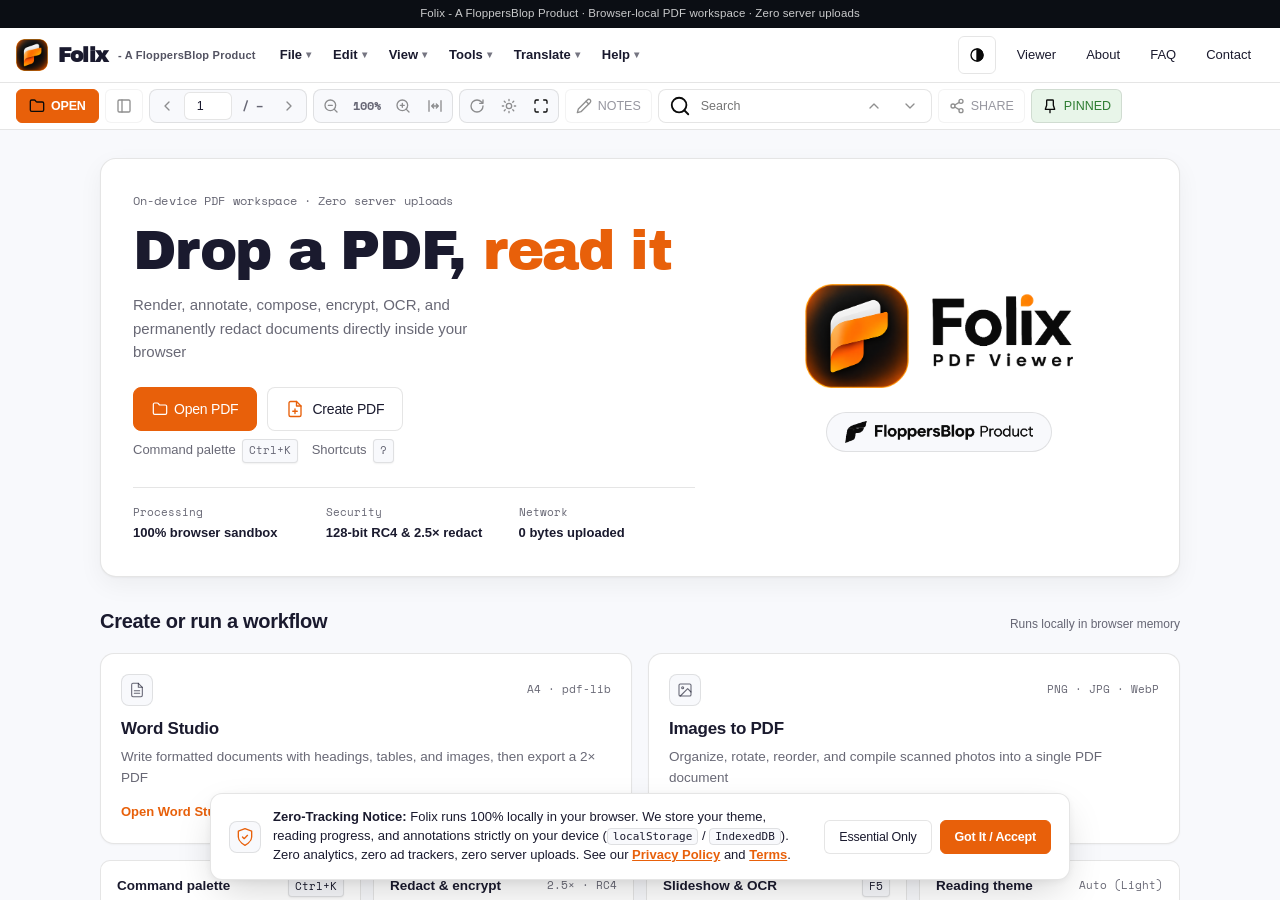
<file: index.html>
<!DOCTYPE html>
<!--
  Folix - A FloppersBlop Product - Single-Page Application (SPA) Shell
  A lightweight, private, client-side PDF viewer and annotation workspace.
  Features:
  - Mozilla PDF.js rendering engine with lazy virtual scrolling
  - Vector annotations (ink, highlights, notes, text, signatures) with pdf-lib flattening
  - Full-text search with CSS Custom Highlight API
  - On-device & online multilingual document translation
  - Web Speech API text-to-speech read aloud
  - Multi-page manipulation (reordering, rotation, deletion, merging)
  - PWA offline caching and Web Share Target integration
-->
<html lang="en"><head><meta charset="utf-8"><meta http-equiv="Content-Security-Policy" content="default-src 'self'; script-src 'self' 'unsafe-inline' 'wasm-unsafe-eval' 'unsafe-eval' blob:; style-src 'self' 'unsafe-inline'; img-src 'self' data: blob:; font-src 'self' data:; connect-src 'self' https://api.mymemory.translated.net blob:; worker-src 'self' blob:"><meta name="viewport" content="width=device-width, initial-scale=1, viewport-fit=cover">
<title>Folix - A FloppersBlop Product</title><meta name="theme-color" content="#e8600a">
<link rel="icon" type="image/png" sizes="32x32" href="assets/favicon-32.png"><link rel="apple-touch-icon" href="assets/apple-touch-icon.png"><link rel="manifest" href="site.webmanifest"><meta name="mobile-web-app-capable" content="yes"><meta name="apple-mobile-web-app-capable" content="yes"><meta name="apple-mobile-web-app-title" content="Folix - A FloppersBlop Product">
<meta name="title" content="Folix - A FloppersBlop Product">
<meta name="description" content="Fast, private, 100% on-device PDF viewer, MS Word-style document creator, vector annotator, password encryptor, and redaction suite. Zero server uploads.">
<meta name="keywords" content="PDF viewer, private PDF, create PDF, MS Word style, on-device OCR, PDF redaction, PDF encryption, FloppersBlop, Yash Arya">
<meta name="author" content="Yash Arya">
<link rel="canonical" href="https://yash29xd.github.io/folix-modern/">
<meta property="og:type" content="website">
<meta property="og:site_name" content="Folix - A FloppersBlop Product">
<meta property="og:url" content="https://yash29xd.github.io/folix-modern/">
<meta property="og:title" content="Folix - A FloppersBlop Product">
<meta property="og:description" content="Fast, private, 100% on-device PDF viewer, MS Word-style document creator, vector annotator, password encryptor, and redaction suite. Zero server uploads.">
<meta property="og:image" content="https://yash29xd.github.io/folix-modern/assets/social-preview.png">
<meta property="og:image:secure_url" content="https://yash29xd.github.io/folix-modern/assets/social-preview.png">
<meta property="og:image:type" content="image/png">
<meta property="og:image:width" content="1200">
<meta property="og:image:height" content="630">
<meta property="og:image:alt" content="Folix - A FloppersBlop Product">
<meta name="twitter:card" content="summary_large_image">
<meta name="twitter:url" content="https://yash29xd.github.io/folix-modern/">
<meta name="twitter:title" content="Folix - A FloppersBlop Product">
<meta name="twitter:description" content="Fast, private, 100% on-device PDF viewer, MS Word-style document creator, vector annotator, password encryptor, and redaction suite. Zero server uploads.">
<meta name="twitter:image" content="https://yash29xd.github.io/folix-modern/assets/social-preview.png">

<script>try{var t=localStorage.getItem('folix.theme');if(t==='auto'){var d=window.matchMedia&&window.matchMedia('(prefers-color-scheme: dark)').matches;document.documentElement.dataset.theme=d?'dark-ui':'light'}else if(t==='dark'||t==='dark-ui'||t==='sepia'||t==='light')document.documentElement.dataset.theme=t;else if(localStorage.getItem('folix.dark')==='1')document.documentElement.dataset.theme='dark-ui'}catch(e){}</script>
<link rel="stylesheet" href="styles.css?v=1.3.8">
<link rel="stylesheet" href="create.css?v=1.3.8">
<script type="application/ld+json">
{
  "@context": "https://schema.org",
  "@type": "SoftwareApplication",
  "name": "Folix - A FloppersBlop Product",
  "alternateName": "Folix PDF Viewer",
  "url": "https://yash29xd.github.io/folix-modern/",
  "applicationCategory": "UtilitiesApplication",
  "applicationSubCategory": "PDF Viewer & Document Workspace",
  "operatingSystem": "Web Browser, Windows, macOS, Linux, ChromeOS, Android, iOS",
  "softwareVersion": "1.3.0",
  "isAccessibleForFree": true,
  "license": "https://opensource.org/licenses/MIT",
  "description": "Fast, private, 100% on-device PDF viewer, MS Word-style document creator, vector annotator, password encryptor, compressor, on-device OCR, and permanent redaction suite. Zero server uploads.",
  "screenshot": "https://yash29xd.github.io/folix-modern/assets/social-preview.png",
  "image": "https://yash29xd.github.io/folix-modern/assets/icon-512.png",
  "featureList": [
    "100% client-side PDF viewing with zero server uploads",
    "MS Word-style document creator (Word Studio) and Image-to-PDF",
    "Vector annotations, highlights, sticky notes, and digital signatures",
    "On-device WebAssembly Tesseract.js OCR and Searchable PDF export",
    "Permanent PDF redaction and sanitization",
    "Client-side RC4 128-bit password encryption and compression",
    "Page reordering, rotation, extraction, and PDF merging",
    "Offline Progressive Web App (PWA)"
  ],
  "offers": {
    "@type": "Offer",
    "price": "0",
    "priceCurrency": "USD"
  },
  "author": {
    "@type": "Person",
    "name": "Yash Arya",
    "url": "https://github.com/Yash29xd"
  },
  "publisher": {
    "@type": "Organization",
    "name": "FloppersBlop",
    "url": "https://yash29xd.github.io/floppersblop/"
  }
}
</script>
</head>
<body class="app">
<div id="chrome">
<div class="ticker" aria-hidden="true"><div class="tk"><span>Folix - A FloppersBlop Product &middot; Browser-local PDF workspace &middot; Zero server uploads</span></div></div>
<header class="top">
<div class="top-left">
<a class="brand" href="index.html"><img src="assets/icon-192.png" alt=""><b>Folix</b> <span class="brand-sub">- A FloppersBlop Product</span></a>
<nav class="menu-bar" id="top-menus" aria-label="Main menu">
  <div class="menu-item" data-menu="file">
    <button type="button" class="menu-btn" aria-haspopup="true" aria-expanded="false">File <span class="arr">&#9662;</span></button>
    <div class="menu-dropdown">
      <button type="button" data-action="open"><img class="ic" src="assets/icons/open.svg" alt=""><span>Open PDF…</span><kbd>Ctrl+O</kbd></button>
      <button type="button" data-action="create-pdf"><svg class="ic" width="18" height="18" style="width:18px;height:18px;min-width:18px;max-width:18px;min-height:18px;max-height:18px;flex-shrink:0" viewBox="0 0 24 24" fill="none" stroke="currentColor" stroke-width="2"><path d="M14 2H6a2 2 0 0 0-2 2v16a2 2 0 0 0 2 2h12a2 2 0 0 0 2-2V8z"/><polyline points="14 2 14 8 20 8"/><line x1="12" y1="18" x2="12" y2="12"/><line x1="9" y1="15" x2="15" y2="15"/></svg><span>Create PDF…</span><kbd>Ctrl+N</kbd></button>
      <button type="button" data-action="ptadd"><img class="ic" src="assets/icons/pages-edit.svg" alt=""><span>Add pages from PDF…</span></button>
      <hr>
      <button type="button" data-action="dl"><img class="ic" src="assets/icons/download.svg" alt=""><span>Download PDF</span><kbd>Ctrl+S</kbd></button>
      <button type="button" data-action="asave"><img class="ic" src="assets/icons/download.svg" alt=""><span>Save annotated PDF</span></button>
      <button type="button" data-action="ocrpdf"><img class="ic" src="assets/icons/download.svg" alt=""><span>Download Searchable PDF</span></button>
      <button type="button" data-action="png"><img class="ic" src="assets/icons/image.svg" alt=""><span>Export page as PNG</span></button>
      <button type="button" data-action="pr"><img class="ic" src="assets/icons/print.svg" alt=""><span>Print…</span><kbd>Ctrl+P</kbd></button>
      <hr>
      <button type="button" data-action="props"><svg class="ic" viewBox="0 0 24 24" fill="none" stroke="currentColor" stroke-width="2" style="width:18px;height:18px"><circle cx="12" cy="12" r="10"/><line x1="12" y1="16" x2="12" y2="12"/><line x1="12" y1="8" x2="12.01" y2="8"/></svg><span>Document Properties…</span><kbd>Ctrl+D</kbd></button>
      <button type="button" data-action="protect"><svg class="ic" viewBox="0 0 24 24" fill="none" stroke="currentColor" stroke-width="2" style="width:18px;height:18px"><rect x="3" y="11" width="18" height="11" rx="2" ry="2"/><path d="M7 11V7a5 5 0 0 1 10 0v4"/></svg><span>Protect / Encrypt PDF…</span></button>
      <button type="button" data-action="redact-menu"><svg class="ic" viewBox="0 0 24 24" fill="none" stroke="currentColor" stroke-width="2" style="width:18px;height:18px"><rect x="3" y="3" width="18" height="18" rx="2" fill="currentColor"/><path d="M7 7h10M7 12h10M7 17h10" stroke="var(--w)" stroke-width="1.5"/></svg><span>Redact &amp; Sanitize PDF…</span><kbd>Shift+R</kbd></button>
      <button type="button" data-action="compress"><svg class="ic" viewBox="0 0 24 24" fill="none" stroke="currentColor" stroke-width="2" style="width:18px;height:18px"><path d="M4 14h6m-6 0l3-3m-3 3l3 3M20 10h-6m6 0l-3-3m3 3l-3 3"/><rect x="4" y="2" width="16" height="20" rx="2"/></svg><span>Compress &amp; Optimize PDF…</span></button>
      <hr>
      <button type="button" data-action="close"><img class="ic" src="assets/icons/close.svg" alt=""><span>Close document</span></button>
    </div>
  </div>
  <div class="menu-item" data-menu="edit">
    <button type="button" class="menu-btn" aria-haspopup="true" aria-expanded="false">Edit <span class="arr">&#9662;</span></button>
    <div class="menu-dropdown">
      <button type="button" data-action="ann"><img class="ic" src="assets/icons/pen.svg" alt=""><span>Annotation toolbar</span><kbd>A</kbd></button>
      <button type="button" data-action="undo"><img class="ic" src="assets/icons/undo.svg" alt=""><span>Undo</span><kbd>Ctrl+Z</kbd></button>
      <button type="button" data-action="redo"><img class="ic" src="assets/icons/redo.svg" alt=""><span>Redo</span><kbd>Ctrl+Y</kbd></button>
      <hr>
      <button type="button" data-action="ptb"><img class="ic" src="assets/icons/pages-edit.svg" alt=""><span>Page tools (Reorder, Rotate, Delete)</span><kbd>E</kbd></button>
      <button type="button" data-action="sig"><img class="ic" src="assets/icons/signature.svg" alt=""><span>Place signature</span></button>
    </div>
  </div>
  <div class="menu-item" data-menu="view">
    <button type="button" class="menu-btn" aria-haspopup="true" aria-expanded="false">View <span class="arr">&#9662;</span></button>
    <div class="menu-dropdown">
      <button type="button" data-action="sb"><img class="ic" src="assets/icons/sidebar.svg" alt=""><span>Sidebar (Pages, Outline, Notes)</span><kbd>S</kbd></button>
      <hr>
      <button type="button" data-action="zi"><img class="ic" src="assets/icons/zoom-in.svg" alt=""><span>Zoom in</span><kbd>Ctrl++</kbd></button>
      <button type="button" data-action="zo"><img class="ic" src="assets/icons/zoom-out.svg" alt=""><span>Zoom out</span><kbd>Ctrl+-</kbd></button>
      <button type="button" data-action="fit"><img class="ic" src="assets/icons/fit-width.svg" alt=""><span>Fit to width</span><kbd>W</kbd></button>
      <button type="button" data-action="fith"><img class="ic" src="assets/icons/fit-height.svg" alt=""><span>Fit to height</span><kbd>H</kbd></button>
      <button type="button" data-action="trim"><img class="ic" src="assets/icons/trim.svg" alt=""><span>Fit content (trim margins)</span><kbd>C</kbd></button>
      <hr>
      <button type="button" data-action="two"><img class="ic" src="assets/icons/two-page.svg" alt=""><span>Two-page view</span><kbd>2</kbd></button>
      <button type="button" data-action="presentation"><svg class="ic" viewBox="0 0 24 24" fill="none" stroke="currentColor" stroke-width="2" style="width:18px;height:18px"><rect x="2" y="3" width="20" height="14" rx="2"/><line x1="8" y1="21" x2="16" y2="21"/><line x1="12" y1="17" x2="12" y2="21"/></svg><span>Presentation mode (Slideshow)</span><kbd>F5</kbd></button>
      <button type="button" data-action="spotb"><img class="ic" src="assets/icons/spotlight.svg" alt=""><span>Spotlight night reading</span><kbd>L</kbd></button>
      <button type="button" data-action="dark"><img class="ic" src="assets/icons/contrast.svg" alt=""><span>Dark reading mode</span></button>
      <button type="button" data-action="fs"><img class="ic" src="assets/icons/fullscreen.svg" alt=""><span>Fullscreen</span></button>
    </div>
  </div>
  <div class="menu-item" data-menu="tools">
    <button type="button" class="menu-btn" aria-haspopup="true" aria-expanded="false">Tools <span class="arr">&#9662;</span></button>
    <div class="menu-dropdown">
      <button type="button" data-action="ocrb"><img class="ic" src="assets/icons/ocr.svg" alt=""><span>Text recognition (OCR)…</span><kbd>O</kbd></button>
      <button type="button" data-action="snip-ocr"><svg class="ic" viewBox="0 0 24 24" fill="none" stroke="currentColor" stroke-width="2" style="width:18px;height:18px"><path d="M4 7V4h3M20 7V4h-3M4 17v3h3M20 17v3h-3"/><circle cx="12" cy="12" r="3"/></svg><span>Snip OCR (Crop to OCR)</span></button>
      <button type="button" data-action="cmd"><svg class="ic" viewBox="0 0 24 24" fill="none" stroke="currentColor" stroke-width="2" style="width:18px;height:18px"><rect x="2" y="4" width="20" height="16" rx="2"/><path d="M6 8l4 4-4 4M12 16h6"/></svg><span>Command Palette…</span><kbd>Ctrl+K</kbd></button>
      <button type="button" data-action="tts"><img class="ic" src="assets/icons/speaker.svg" alt=""><span>Read aloud (Text-to-Speech)</span><kbd>V</kbd></button>
      <hr>
      <button type="button" data-action="props"><svg class="ic" viewBox="0 0 24 24" fill="none" stroke="currentColor" stroke-width="2" style="width:18px;height:18px"><circle cx="12" cy="12" r="10"/><line x1="12" y1="16" x2="12" y2="12"/><line x1="12" y1="8" x2="12.01" y2="8"/></svg><span>Document Properties &amp; Metadata…</span><kbd>Ctrl+D</kbd></button>
      <button type="button" data-action="protect"><svg class="ic" viewBox="0 0 24 24" fill="none" stroke="currentColor" stroke-width="2" style="width:18px;height:18px"><rect x="3" y="11" width="18" height="11" rx="2" ry="2"/><path d="M7 11V7a5 5 0 0 1 10 0v4"/></svg><span>Protect &amp; Encrypt PDF…</span></button>
      <button type="button" data-action="redact-menu"><svg class="ic" viewBox="0 0 24 24" fill="none" stroke="currentColor" stroke-width="2" style="width:18px;height:18px"><rect x="3" y="3" width="18" height="18" rx="2" fill="currentColor"/><path d="M7 7h10M7 12h10M7 17h10" stroke="var(--w)" stroke-width="1.5"/></svg><span>Redact &amp; Sanitize PDF…</span><kbd>Shift+R</kbd></button>
      <hr>
      <button type="button" data-action="share"><img class="ic" src="assets/icons/share.svg" alt=""><span>Share PDF</span></button>
      <button type="button" data-action="rclr"><img class="ic" src="assets/icons/eraser.svg" alt=""><span>Clear recent files</span></button>
    </div>
  </div>
  <div class="menu-item" data-menu="translate">
    <button type="button" class="menu-btn" aria-haspopup="true" aria-expanded="false">Translate <span class="arr">&#9662;</span></button>
    <div class="menu-dropdown">
      <button type="button" data-action="trdoc"><img class="ic" src="assets/icons/translate.svg" alt=""><span>Translate entire document</span><kbd>X</kbd></button>
      <button type="button" data-action="trpage"><img class="ic" src="assets/icons/translate.svg" alt=""><span>Translate this page</span></button>
      <button type="button" data-action="trov"><img class="ic" src="assets/icons/textbox.svg" alt=""><span>Toggle translation overlay</span></button>
      <hr>
      <button type="button" data-action="trcopy"><span>Copy all translation</span></button>
      <button type="button" data-action="trtxt"><span>Download translation (.txt)</span></button>
      <button type="button" data-action="trpdf"><span>Export translation as PDF</span></button>
      <button type="button" data-action="trpng"><span>Export translation as PNG / ZIP</span></button>
    </div>
  </div>
  <div class="menu-item" data-menu="help">
    <button type="button" class="menu-btn" aria-haspopup="true" aria-expanded="false">Help <span class="arr">&#9662;</span></button>
    <div class="menu-dropdown">
      <button type="button" data-action="cmd"><svg class="ic" viewBox="0 0 24 24" fill="none" stroke="currentColor" stroke-width="2" style="width:18px;height:18px"><rect x="2" y="4" width="20" height="16" rx="2"/><path d="M6 8l4 4-4 4M12 16h6"/></svg><span>Command Palette</span><kbd>Ctrl+K</kbd></button>
      <button type="button" data-action="hk"><img class="ic" src="assets/icons/note.svg" alt=""><span>Keyboard shortcuts</span><kbd>?</kbd></button>
      <a href="faq.html"><span>FAQ</span></a>
      <a href="about.html"><span>About Folix</span></a>
      <a href="contact.html"><span>Contact support</span></a>
    </div>
  </div>
</nav>
</div>
<div class="top-right">
  <div class="theme-dropdown-wrap">
    <button type="button" class="thm" id="theme-btn" aria-label="Theme settings" aria-haspopup="true" aria-expanded="false">
      <img src="assets/icons/contrast.svg" alt="">
    </button>
    <div id="theme-pop" class="theme-pop hide" role="dialog" aria-label="Select theme">
      <div class="theme-pop-header">
        <span>Theme</span>
        <button type="button" id="theme-pop-close" class="theme-pop-x" aria-label="Close">&times;</button>
      </div>
      <div class="theme-options">
        <button type="button" class="theme-opt" data-theme-val="light">
          <span class="theme-opt-icon" aria-hidden="true"><svg viewBox="0 0 24 24" fill="none" stroke="currentColor" stroke-width="1.6" stroke-linecap="round" stroke-linejoin="round"><circle cx="12" cy="12" r="4"/><path d="M12 2v2M12 20v2M4.93 4.93l1.41 1.41M17.66 17.66l1.41 1.41M2 12h2M20 12h2M6.34 17.66l-1.41 1.41M19.07 4.93l-1.41 1.41"/></svg></span>
          <span class="theme-opt-label">Light</span>
          <span class="theme-opt-radio"></span>
        </button>
        <button type="button" class="theme-opt" data-theme-val="dark-ui">
          <span class="theme-opt-icon" aria-hidden="true"><svg viewBox="0 0 24 24" fill="none" stroke="currentColor" stroke-width="1.6" stroke-linecap="round" stroke-linejoin="round"><path d="M12 3a6 6 0 0 0 9 9 9 9 0 1 1-9-9Z"/></svg></span>
          <span class="theme-opt-label">Dark UI (Light PDF)</span>
          <span class="theme-opt-radio"></span>
        </button>
        <button type="button" class="theme-opt" data-theme-val="dark">
          <span class="theme-opt-icon" aria-hidden="true"><svg viewBox="0 0 24 24" fill="none" stroke="currentColor" stroke-width="1.6"><circle cx="12" cy="12" r="9"/><path d="M12 3a9 9 0 0 1 0 18z" fill="currentColor"/></svg></span>
          <span class="theme-opt-label">Dark (Invert PDF)</span>
          <span class="theme-opt-radio"></span>
        </button>
        <button type="button" class="theme-opt" data-theme-val="auto">
          <span class="theme-opt-icon" aria-hidden="true"><svg viewBox="0 0 24 24" fill="none" stroke="currentColor" stroke-width="1.6" stroke-linecap="round" stroke-linejoin="round"><rect x="2" y="3" width="20" height="14" rx="2"/><path d="M8 21h8M12 17v4"/></svg></span>
          <span class="theme-opt-label">Auto (System)</span>
          <span class="theme-opt-radio"></span>
        </button>
        <button type="button" class="theme-opt" data-theme-val="sepia">
          <span class="theme-opt-icon" aria-hidden="true"><svg viewBox="0 0 24 24" fill="none" stroke="currentColor" stroke-width="1.6" stroke-linecap="round" stroke-linejoin="round"><path d="M4 19.5v-15A2.5 2.5 0 0 1 6.5 2H20v20H6.5a2.5 2.5 0 0 1 0-5H20"/></svg></span>
          <span class="theme-opt-label">Sepia</span>
          <span class="theme-opt-radio"></span>
        </button>
      </div>
    </div>
  </div>
  <button class="burger" id="burger" aria-label="Menu" aria-expanded="false"><img src="assets/icons/menu.svg" alt=""></button>
  <nav id="nav" aria-label="Main">
    <div class="nav-section-title">Tools &amp; Actions</div>
    <div class="nav-grid">
      <button type="button" class="nav-btn" data-action="open"><img class="ic" src="assets/icons/open.svg" alt=""><span>Open PDF</span></button>
      <button type="button" class="nav-btn" data-action="create-pdf"><svg class="ic" width="18" height="18" style="width:18px;height:18px;min-width:18px;max-width:18px;min-height:18px;max-height:18px;flex-shrink:0" viewBox="0 0 24 24" fill="none" stroke="currentColor" stroke-width="2"><path d="M14 2H6a2 2 0 0 0-2 2v16a2 2 0 0 0 2 2h12a2 2 0 0 0 2-2V8z"/><polyline points="14 2 14 8 20 8"/><line x1="12" y1="18" x2="12" y2="12"/><line x1="9" y1="15" x2="15" y2="15"/></svg><span>Create PDF</span></button>
      <button type="button" class="nav-btn" data-action="dl"><img class="ic" src="assets/icons/download.svg" alt=""><span>Download</span></button>
      <button type="button" class="nav-btn" data-action="ann"><img class="ic" src="assets/icons/pen.svg" alt=""><span>Annotations</span></button>
      <button type="button" class="nav-btn" data-action="ptb"><img class="ic" src="assets/icons/pages-edit.svg" alt=""><span>Page Tools</span></button>
      <button type="button" class="nav-btn" data-action="ocrb"><img class="ic" src="assets/icons/ocr.svg" alt=""><span>OCR Text</span></button>
      <button type="button" class="nav-btn" data-action="trdoc"><img class="ic" src="assets/icons/translate.svg" alt=""><span>Translate</span></button>
      <button type="button" class="nav-btn" data-action="tts"><img class="ic" src="assets/icons/speaker.svg" alt=""><span>Read Aloud</span></button>
      <button type="button" class="nav-btn" data-action="props"><svg class="ic" viewBox="0 0 24 24" fill="none" stroke="currentColor" stroke-width="2" style="width:18px;height:18px"><circle cx="12" cy="12" r="10"/><line x1="12" y1="16" x2="12" y2="12"/><line x1="12" y1="8" x2="12.01" y2="8"/></svg><span>Properties</span></button>
      <button type="button" class="nav-btn" data-action="protect"><svg class="ic" viewBox="0 0 24 24" fill="none" stroke="currentColor" stroke-width="2" style="width:18px;height:18px"><rect x="3" y="11" width="18" height="11" rx="2" ry="2"/><path d="M7 11V7a5 5 0 0 1 10 0v4"/></svg><span>Protect</span></button>
      <button type="button" class="nav-btn" data-action="redact-menu"><svg class="ic" viewBox="0 0 24 24" fill="none" stroke="currentColor" stroke-width="2" style="width:18px;height:18px"><rect x="3" y="3" width="18" height="18" rx="2" fill="currentColor"/><path d="M7 7h10M7 12h10M7 17h10" stroke="var(--w)" stroke-width="1.5"/></svg><span>Redact</span></button>
      <button type="button" class="nav-btn" data-action="share"><img class="ic" src="assets/icons/share.svg" alt=""><span>Share PDF</span></button>
    </div>
    <div class="nav-section-title" style="margin-top:6px">Site Pages</div>
    <div class="nav-links">
      <a href="index.html">Viewer</a>
      <a href="about.html">About</a>
      <a href="faq.html">FAQ</a>
      <a href="contact.html">Contact</a>
      <button type="button" class="nav-sub-btn" data-action="hk">Shortcuts (?)</button>
      <a href="privacy.html">Privacy</a>
      <a href="terms.html">Terms</a>
    </div>
  </nav>
</div>
</header>
<div class="bar" role="toolbar" aria-label="PDF controls">
<div class="mini"><button id="mbtn" aria-label="Site menu" aria-expanded="false"><img src="assets/icon-192.png" alt=""></button></div>
<label class="btn pri" for="file" tabindex="0" id="openl"><img src="assets/icons/open.svg" alt=""><span>OPEN</span></label>
<input id="file" type="file" accept="application/pdf,.pdf" class="hide">
<button id="sb" aria-label="Pages and outline sidebar" aria-pressed="false" disabled><img src="assets/icons/sidebar.svg" alt=""></button>
<div class="grp" id="g-nav"><button id="prev" aria-label="Previous page" disabled><img src="assets/icons/prev.svg" alt=""></button><input id="pg" type="number" min="1" value="1" aria-label="Page number" disabled><span id="tot">/ –</span><button id="next" aria-label="Next page" disabled><img src="assets/icons/next.svg" alt=""></button></div>
<div class="grp" id="g-zoom"><button id="zo" aria-label="Zoom out" disabled><img src="assets/icons/zoom-out.svg" alt=""></button><span id="zl">100%</span><button id="zi" aria-label="Zoom in" disabled><img src="assets/icons/zoom-in.svg" alt=""></button><button id="fit" aria-label="Fit width" disabled><img src="assets/icons/fit-width.svg" alt=""></button></div>
<div class="grp" id="g-view"><button id="rot" aria-label="Rotate page" disabled><img src="assets/icons/rotate.svg" alt=""></button><button id="spotb" aria-label="Spotlight reading mode" aria-pressed="false" disabled><img src="assets/icons/spotlight.svg" alt=""></button><button id="fs" aria-label="Fullscreen"><img src="assets/icons/fullscreen.svg" alt=""></button></div>
<button id="ann" aria-label="Annotate" aria-pressed="false" disabled><img src="assets/icons/pen.svg" alt=""><span>NOTES</span></button>
<div class="grp" id="g-search"><img width="22" height="22" src="assets/icons/search.svg" alt=""><input id="q" type="search" placeholder="Search" aria-label="Search text" disabled><span id="cnt" role="button" tabindex="0" title="Show all results"></span><button id="sprev" aria-label="Previous match" disabled><img src="assets/icons/prev.svg" alt=""></button><button id="snext" aria-label="Next match" disabled><img src="assets/icons/next.svg" alt=""></button></div>
<button id="share" aria-label="Share PDF" disabled><img src="assets/icons/share.svg" alt=""><span>SHARE</span></button>
<button id="pin" class="on" aria-pressed="true" aria-label="Toggle top bar: pinned or auto-hide"><img src="assets/icons/pin.svg" alt=""><span id="pinl">PINNED</span></button>

<!-- Secondary action triggers (accessible via top menus and shortcuts) -->
<button id="fith" class="hide" disabled aria-label="Fit height"></button>
<button id="trim" class="hide" disabled aria-label="Fit content"></button>
<button id="two" class="hide" disabled aria-label="Two-page view"></button>
<button id="dark" class="hide" aria-label="Dark reading mode"></button>
<button id="tts" class="hide" disabled aria-label="Read aloud"></button>
<button id="trdocb" class="hide" disabled aria-label="Translate document"></button>
<button id="ocrb" class="hide" disabled aria-label="Text recognition (OCR)"></button>
<button id="png" class="hide" disabled aria-label="Save page as image"></button>
<button id="ptb" class="hide" disabled aria-label="Page tools"></button>
<button id="dl" class="hide" disabled aria-label="Download"></button>
<button id="pr" class="hide" disabled aria-label="Print"></button>
<button id="moreb" class="hide" aria-label="More tools" aria-expanded="false"><img src="assets/icons/more.svg" alt=""><span>MORE</span></button>
</div>
<div class="abar hide" id="abar" role="toolbar" aria-label="Annotation tools">
<div class="grp"><button data-tool="pen" aria-pressed="false" aria-label="Pen"><img src="assets/icons/pen.svg" alt=""><span>Pen</span></button><button data-tool="mk" aria-pressed="false" aria-label="Marker"><img src="assets/icons/marker.svg" alt=""><span>Marker</span></button><button data-tool="hl" aria-pressed="false" aria-label="Highlight"><img src="assets/icons/highlight.svg" alt=""><span>Highlight</span></button><button data-tool="tx" aria-pressed="false" aria-label="Text"><img src="assets/icons/textbox.svg" alt=""><span>Text</span></button><button data-tool="note" aria-pressed="false" aria-label="Note"><img src="assets/icons/note.svg" alt=""><span>Note</span></button><button data-tool="sig" aria-pressed="false" aria-label="Sign"><img src="assets/icons/signature.svg" alt=""><span>Sign</span></button><button data-tool="redact" aria-pressed="false" aria-label="Redact" title="Redact confidential text &amp; areas (Irreversible)"><svg class="ic" viewBox="0 0 24 24" fill="none" stroke="currentColor" stroke-width="2" style="width:16px;height:16px"><rect x="3" y="3" width="18" height="18" rx="2" fill="currentColor"/><path d="M7 7h10M7 12h10M7 17h10" stroke="var(--w)" stroke-width="1.5"/></svg><span>Redact</span></button><button data-tool="snip-ocr" aria-pressed="false" aria-label="Snip OCR" title="Area / Snip OCR (Crop page region to recognize text)"><svg class="ic" viewBox="0 0 24 24" fill="none" stroke="currentColor" stroke-width="2" style="width:16px;height:16px"><path d="M4 7V4h3M20 7V4h-3M4 17v3h3M20 17v3h-3"/><circle cx="12" cy="12" r="2.5"/></svg><span>Snip OCR</span></button><button data-tool="er" aria-pressed="false" aria-label="Eraser"><img src="assets/icons/eraser.svg" alt=""><span>Eraser</span></button></div>
<div class="grp" id="sws"><button class="sw" data-c="#0a0a0a" style="background:#0a0a0a" aria-label="Colour black"></button><button class="sw" data-c="#ff3b30" style="background:#ff3b30" aria-label="Colour red"></button><button class="sw" data-c="#ff6a00" style="background:#ff6a00" aria-label="Colour orange"></button><button class="sw" data-c="#ffd60a" style="background:#ffd60a" aria-label="Colour yellow"></button><button class="sw" data-c="#2bd96b" style="background:#2bd96b" aria-label="Colour green"></button><button class="sw" data-c="#1e90ff" style="background:#1e90ff" aria-label="Colour blue"></button></div>
<div class="grp" id="wds"><button data-w="2" aria-label="Thin">S</button><button data-w="4" aria-label="Medium">M</button><button data-w="8" aria-label="Thick">L</button></div>
<div class="grp"><button id="undo" aria-label="Undo" disabled><img src="assets/icons/undo.svg" alt=""></button><button id="redo" aria-label="Redo" disabled><img src="assets/icons/redo.svg" alt=""></button></div>
<button id="asave" aria-label="Save annotated PDF"><img src="assets/icons/download.svg" alt=""><span>SAVE PDF</span></button>
<button type="button" id="redact-bar-act" class="redact-apply-bar hide" title="Permanently burn blackouts and sanitize document"><svg class="ic" viewBox="0 0 24 24" fill="none" stroke="currentColor" stroke-width="2" style="width:14px;height:14px"><rect x="3" y="3" width="18" height="18" rx="2"/><line x1="9" y1="9" x2="15" y2="15"/><line x1="15" y1="9" x2="9" y2="15"/></svg><span id="redact-bar-lbl">Apply Redactions</span></button>
</div>
</div>
<div class="work" id="work">
<aside id="side" data-tab="pages" aria-label="Pages and outline"><div class="tabs"><button id="tabp" class="on">Pages</button><button id="tabo">Outline</button><button id="tabq">Find</button><button id="tabn">Notes</button><button id="tabt">Translate</button></div><div id="thumbs" class="panel"></div><div id="outline" class="panel"></div><div id="results" class="panel"></div><div id="notes" class="panel"><div class="ann-panel-hdr"><div class="ann-filter-pills"><button type="button" class="ann-pill on" data-filter="all">All <span id="ann-cnt-all">0</span></button><button type="button" class="ann-pill" data-filter="note">Notes <span id="ann-cnt-notes">0</span></button><button type="button" class="ann-pill" data-filter="hl">Highlights <span id="ann-cnt-hl">0</span></button><button type="button" class="ann-pill" data-filter="redact">Redactions <span id="ann-cnt-redact">0</span></button></div><div class="ann-export-btns"><button type="button" id="ann-export-md" class="btn btn-xs" title="Export annotations as GitHub-flavored Markdown (.md)"><svg class="ic" viewBox="0 0 24 24" fill="none" stroke="currentColor" stroke-width="2" style="width:13px;height:13px"><path d="M21 15v4a2 2 0 0 1-2 2H5a2 2 0 0 1-2-2v-4"/><polyline points="7 10 12 15 17 10"/><line x1="12" y1="15" x2="12" y2="3"/></svg><span>.md</span></button><button type="button" id="ann-export-txt" class="btn btn-xs" title="Export as Plain Text (.txt)"><span>.txt</span></button><button type="button" id="ann-copy-all" class="btn btn-xs" title="Copy annotations summary"><span>Copy</span></button></div></div><div id="notes-content"></div></div><div id="trans" class="panel"><div class="trc"><label>From<select id="trsrc"><option value="auto">Auto-detect</option><option value="en">English</option><option value="it">Italiano</option><option value="hi">हिन्दी (Hindi)</option><option value="es">Español</option><option value="fr">Français</option><option value="de">Deutsch</option><option value="pt">Português</option><option value="ru">Русский</option><option value="zh">中文</option><option value="ja">日本語</option><option value="ar">العربية</option></select></label><label>To<select id="trtgt"><option value="en">English</option><option value="it">Italiano</option><option value="hi">हिन्दी (Hindi)</option><option value="es">Español</option><option value="fr">Français</option><option value="de">Deutsch</option><option value="pt">Português</option><option value="ru">Русский</option><option value="zh">中文</option><option value="ja">日本語</option><option value="ar">العربية</option></select></label></div>
<p id="trstat" class="none">Translate the whole PDF, page by page. On Chrome for desktop it runs on your device.</p><div id="tract" class="trb hide"></div>
<div class="trb"><button id="trdoc" type="button" class="pri">Translate whole document</button><button id="trpage" type="button">This page</button><button id="trstop" type="button" class="hide">Stop</button></div>
<div id="trprog" class="hide"><div id="trbar"></div></div>
<label class="trl"><input type="checkbox" id="trov"><span>Show the translation on the pages</span></label>
<div class="trb"><button id="trpdf" type="button">PDF</button><button id="trpng" type="button">PNG</button><button id="trtxt" type="button">.txt</button><button id="trcopy" type="button">Copy all</button></div><p class="trn">Download the translation. PDF and PNG include a Folix watermark in the top right corner.</p>
<label class="trl"><input type="checkbox" id="trono"><span>Allow online translation when on-device is not available (sends text to MyMemory)</span></label>
<div id="trout"></div></div></aside>
<div id="side-splitter" class="side-splitter" role="separator" aria-orientation="vertical" title="Drag to resize"><div class="splitter-handle"></div><div class="splitter-tip">Drag to resize</div></div>
<main id="main"><div id="pages"></div>
<div id="empty">
<section class="hero fx-appear" style="--d:0ms">
  <div class="copy">
    <p class="hero-kicker">On-device PDF workspace &middot; Zero server uploads</p>
    <h1 class="hero-title">Drop a PDF, <span>read it</span></h1>
    <p class="hero-sub">Render, annotate, compose, encrypt, OCR, and permanently redact documents directly inside your browser</p>
    <div class="hero-actions">
      <label class="btn pri" for="file" tabindex="0" id="openl-hero">
        <svg class="ic" width="16" height="16" viewBox="0 0 24 24" fill="none" stroke="currentColor" stroke-width="1.8" stroke-linecap="round" stroke-linejoin="round"><path d="M4 20h16a2 2 0 0 0 2-2V8a2 2 0 0 0-2-2h-7.93a2 2 0 0 1-1.66-.9l-.82-1.2A2 2 0 0 0 7.93 3H4a2 2 0 0 0-2 2v13a2 2 0 0 0 2 2z"/></svg>
        <span>Open PDF</span>
      </label>
      <button id="btn-create-pdf" class="btn btn-create" type="button">
        <svg class="ic" width="16" height="16" viewBox="0 0 24 24" fill="none" stroke="currentColor" stroke-width="1.8" stroke-linecap="round" stroke-linejoin="round"><path d="M14 2H6a2 2 0 0 0-2 2v16a2 2 0 0 0 2 2h12a2 2 0 0 0 2-2V8z"/><polyline points="14 2 14 8 20 8"/><line x1="12" y1="18" x2="12" y2="12"/><line x1="9" y1="15" x2="15" y2="15"/></svg>
        <span>Create PDF</span>
      </button>
      <button id="install" class="btn hide" type="button"><img src="assets/icons/download.svg" alt=""><span>Install app</span></button>
    </div>
    <div class="hero-links">
      <button type="button" class="lnk lnk-pill" data-fx-action="cmd">Command palette <kbd>Ctrl+K</kbd></button>
      <button id="hkb2" class="lnk lnk-pill" type="button">Shortcuts <kbd>?</kbd></button>
    </div>
    <dl class="hero-metrics" aria-label="Architecture guarantees">
      <div class="metric-item"><dt>Processing</dt><dd>100% browser sandbox</dd></div>
      <div class="metric-item"><dt>Security</dt><dd>128-bit RC4 &amp; 2.5&times; redact</dd></div>
      <div class="metric-item"><dt>Network</dt><dd>0 bytes uploaded</dd></div>
    </dl>
  </div>
  <div class="hero-visual fx-appear" style="--d:60ms">
    <div class="mark">
      <img class="lockup l" src="assets/folix-lockup.png" alt="Folix PDF Viewer">
      <img class="lockup d" src="assets/folix-lockup-dark.png" alt="" aria-hidden="true">
      <a class="pill" href="https://yash29xd.github.io/floppersblop/" target="_blank" rel="noopener"><img class="l" src="assets/floppersblop-product.png" alt="FloppersBlop Product"><img class="d" src="assets/floppersblop-product-dark.png" alt="" aria-hidden="true"></a>
    </div>
  </div>
</section>

<section class="studio-sec fx-appear" style="--d:100ms" aria-label="Workspace tools">
  <div class="studio-hdr">
    <h2>Create or run a workflow</h2>
    <span class="studio-hint">Runs locally in browser memory</span>
  </div>
  <div class="studio-featured">
    <button type="button" class="studio-card" data-fx-action="word-studio">
      <div class="studio-card-top">
        <span class="studio-icon" aria-hidden="true"><svg viewBox="0 0 24 24" fill="none" stroke="currentColor" stroke-width="1.6" stroke-linecap="round" stroke-linejoin="round"><path d="M14 2H6a2 2 0 0 0-2 2v16a2 2 0 0 0 2 2h12a2 2 0 0 0 2-2V8z"/><polyline points="14 2 14 8 20 8"/><line x1="16" y1="13" x2="8" y2="13"/><line x1="16" y1="17" x2="8" y2="17"/></svg></span>
        <span class="studio-meta">A4 &middot; pdf-lib</span>
      </div>
      <h3>Word Studio</h3>
      <p>Write formatted documents with headings, tables, and images, then export a 2&times; PDF</p>
      <span class="studio-action">Open Word Studio &rarr;</span>
    </button>
    <button type="button" class="studio-card" data-fx-action="img-pdf">
      <div class="studio-card-top">
        <span class="studio-icon" aria-hidden="true"><svg viewBox="0 0 24 24" fill="none" stroke="currentColor" stroke-width="1.6" stroke-linecap="round" stroke-linejoin="round"><rect x="3" y="3" width="18" height="18" rx="2"/><circle cx="8.5" cy="8.5" r="1.5"/><polyline points="21 15 16 10 5 21"/></svg></span>
        <span class="studio-meta">PNG &middot; JPG &middot; WebP</span>
      </div>
      <h3>Images to PDF</h3>
      <p>Organize, rotate, reorder, and compile scanned photos into a single PDF document</p>
      <span class="studio-action">Select images &rarr;</span>
    </button>
  </div>
  <div class="utility-strip">
    <button type="button" class="utility-item" data-fx-action="cmd">
      <div class="utility-head">
        <span class="utility-title">Command palette</span>
        <kbd>Ctrl+K</kbd>
      </div>
      <span class="utility-desc">Search encryption, compression, OCR, and view modes</span>
    </button>
    <button type="button" class="utility-item" data-fx-action="open">
      <div class="utility-head">
        <span class="utility-title">Redact &amp; encrypt</span>
        <span class="utility-meta">2.5&times; &middot; RC4</span>
      </div>
      <span class="utility-desc">Burn permanent blackouts and lock PDFs with a password</span>
    </button>
    <button type="button" class="utility-item" data-fx-action="shortcuts">
      <div class="utility-head">
        <span class="utility-title">Slideshow &amp; OCR</span>
        <kbd>F5</kbd>
      </div>
      <span class="utility-desc">Laser pointer presentation mode and offline Tesseract OCR</span>
    </button>
    <button type="button" class="utility-item" data-fx-action="theme">
      <div class="utility-head">
        <span class="utility-title">Reading theme</span>
        <span class="utility-meta" id="bento-theme-badge">Light</span>
      </div>
      <span class="utility-desc">Cycle Light, Dark UI, Dark Invert, Auto, or Sepia</span>
    </button>
  </div>
</section>

<section id="recent" class="recent hide" aria-label="Recent files"><div class="rh"><h2>Recent</h2><button id="rclr" class="lnk" type="button">Clear</button></div><div id="rgrid"></div><p class="rnote">Recent files are kept only in this browser</p></section>
<footer><nav class="nav" aria-label="Site"><a href="index.html">Viewer</a><a href="about.html">About</a><a href="architecture.html">Architecture</a><a href="faq.html">FAQ</a><a href="contact.html">Contact</a><a href="privacy.html">Privacy</a><a href="terms.html">Terms</a><a href="disclaimer.html">Disclaimer</a><a href="copyright.html">Copyright</a><button type="button" class="thm-f" data-theme-toggle="text"></button></nav><div>&copy; <span data-cfg="year"></span> <a href="https://yash29xd.github.io/floppersblop/" target="_blank" rel="noopener" style="color:inherit;text-decoration:underline;font-weight:700"><span data-cfg="name"></span></a> &middot; v<span data-cfg="version"></span></div></footer></div></main>
<div id="spot" class="hide" aria-hidden="true"><i></i></div>
</div>
<button id="reveal" class="hide" aria-label="Show top bar">&#9660; BAR</button>
<dialog id="pw" aria-labelledby="pwt"><form id="pwf"><div class="dlg-hdr"><div class="dlg-title-wrap"><h2 id="pwt">Locked PDF</h2></div><button type="button" id="pwx" class="dlg-x" aria-label="Close">&times;</button></div><p id="pwmsg"></p><input id="pwi" type="password" autocomplete="off" aria-label="PDF password" placeholder="PASSWORD"><div class="row"><button type="submit" class="pri" id="pwok">Unlock</button><button type="button" class="btn" onclick="this.closest('dialog').close()">Cancel</button></div></form></dialog>
<dialog id="ntd" aria-labelledby="ntt"><form id="ntf"><div class="dlg-hdr"><div class="dlg-title-wrap"><h2 id="ntt">Add note</h2></div><button type="button" id="ntc" class="dlg-x" aria-label="Close">&times;</button></div><textarea id="nti" rows="4" maxlength="500" aria-label="Note text" placeholder="TYPE YOUR NOTE"></textarea><div class="row"><button type="submit" class="pri">Add</button><button type="button" class="btn" onclick="this.closest('dialog').close()">Cancel</button></div></form></dialog>
<dialog id="hk" aria-labelledby="hkt"><div class="dlg-hdr"><div class="dlg-title-wrap"><h2 id="hkt">Keyboard shortcuts</h2></div><button type="button" id="hkx" class="dlg-x" aria-label="Close">&times;</button></div><table class="keys"><tr><td><kbd>Ctrl + K</kbd></td><td>Command palette (fuzzy launcher)</td></tr><tr><td><kbd>F5</kbd></td><td>Presentation mode (Slideshow &amp; Laser)</td></tr><tr><td><kbd>Ctrl + N</kbd></td><td>Create new PDF (Images / Word editor)</td></tr><tr><td><kbd>Ctrl + D</kbd></td><td>Document properties &amp; metadata</td></tr><tr><td><kbd>Shift + R</kbd></td><td>Redact &amp; sanitize mode</td></tr><tr><td><kbd>← →</kbd></td><td>Previous / next page</td></tr><tr><td><kbd>Home / End</kbd></td><td>First / last page</td></tr><tr><td><kbd>Ctrl + F</kbd></td><td>Search</td></tr><tr><td><kbd>Ctrl + / Ctrl −</kbd></td><td>Zoom in / out</td></tr><tr><td><kbd>W</kbd></td><td>Fit width</td></tr><tr><td><kbd>H</kbd></td><td>Fit height</td></tr><tr><td><kbd>R</kbd></td><td>Rotate</td></tr><tr><td><kbd>T</kbd></td><td>Change theme</td></tr><tr><td><kbd>2</kbd></td><td>Two-page view</td></tr><tr><td><kbd>S</kbd></td><td>Pages sidebar</td></tr><tr><td><kbd>A</kbd></td><td>Annotation tools</td></tr><tr><td><kbd>Ctrl + Z / Y</kbd></td><td>Undo / redo</td></tr><tr><td><kbd>Esc</kbd></td><td>Close menu or tool</td></tr><tr><td><kbd>X</kbd></td><td>Translate document</td></tr><tr><td><kbd>O</kbd></td><td>Text recognition (OCR)</td></tr><tr><td><kbd>G</kbd></td><td>Go to page</td></tr><tr><td><kbd>V</kbd></td><td>Read aloud</td></tr><tr><td><kbd>C</kbd></td><td>Fit content (trim margins)</td></tr><tr><td><kbd>E</kbd></td><td>Page tools</td></tr><tr><td><kbd>L</kbd></td><td>Spotlight night reading</td></tr><tr><td><kbd>[</kbd> <kbd>]</kbd></td><td>Spotlight smaller / larger</td></tr><tr><td><kbd>?</kbd></td><td>This help</td></tr></table><div class="row"><button type="button" class="pri" onclick="this.closest('dialog').close()">Close</button></div></dialog>
<dialog id="sgd" aria-labelledby="sgt"><form id="sgf"><div class="dlg-hdr"><div class="dlg-title-wrap"><h2 id="sgt">Signature</h2></div><button type="button" id="sgx" class="dlg-x" aria-label="Close">&times;</button></div>
<div id="sgsaved" class="hide"><p>Saved signature</p><img id="sgimg" alt="Saved signature"><button type="button" id="sguse" class="pri">Use saved</button><p class="or">OR CREATE A NEW ONE</p></div>
<div class="tabs2"><button type="button" id="sgtd" class="on">Draw</button><button type="button" id="sgtt">Type</button></div>
<div id="sgdraw"><canvas id="sgc" width="560" height="200" aria-label="Draw your signature here"></canvas><button type="button" id="sgclr">Clear</button></div>
<div id="sgtype" class="hide"><input id="sgi" type="text" maxlength="40" placeholder="TYPE YOUR NAME" aria-label="Signature text"><div id="sgprev"></div></div>
<p id="sgerr" class="err" role="alert"></p>
<div class="row"><button type="submit" class="pri">Place signature</button><button type="button" class="btn" onclick="this.closest('dialog').close()">Cancel</button></div></form></dialog>
<dialog id="ptd" aria-labelledby="ptt"><div class="dlg-hdr"><div class="dlg-title-wrap"><h2 id="ptt">Page tools</h2></div><button type="button" id="ptx" class="dlg-x" aria-label="Close">&times;</button></div><p id="ptdesc" class="pts">Drag pages to reorder. Rotate, delete or select pages, add pages from another PDF, then apply the changes or save a copy.</p>
<div class="ptbar"><button type="button" id="ptall">Select all</button><button type="button" id="ptnone">Clear selection</button><label class="btn" for="ptadd">Add pages from a PDF</label><input id="ptadd" type="file" accept="application/pdf,.pdf" class="hide"><label class="btn" for="ptaddimg">Add image as page</label><input id="ptaddimg" type="file" accept="image/png,image/jpeg,image/jpg,image/webp" multiple class="hide"></div>
<div id="ptg"></div><p id="pterr" class="err" role="alert"></p>
<div class="row ptrow"><button type="button" id="ptapply" class="pri">Apply to this document</button><button type="button" id="ptsave">Save a copy</button><button type="button" id="ptext">Extract selected</button></div></dialog>
<!-- CREATE PDF CHOOSER DIALOG -->
<dialog id="created" class="dlg-create" aria-labelledby="createt">
  <div class="dlg-hdr">
    <div class="dlg-title-wrap">
      <svg class="ic" viewBox="0 0 24 24" fill="none" stroke="var(--o)" stroke-width="2.5" style="width:22px;height:22px"><path d="M14 2H6a2 2 0 0 0-2 2v16a2 2 0 0 0 2 2h12a2 2 0 0 0 2-2V8z"/><polyline points="14 2 14 8 20 8"/><line x1="12" y1="18" x2="12" y2="12"/><line x1="9" y1="15" x2="15" y2="15"/></svg>
      <h2 id="createt">Create PDF</h2>
    </div>
    <button type="button" id="createx" class="dlg-x" aria-label="Close">&times;</button>
  </div>
  <p class="pts">Choose how you would like to create your new PDF:</p>
  <div class="create-options">
    <button type="button" id="opt-create-img" class="create-card">
      <div class="create-card-icon img-opt">
        <svg viewBox="0 0 24 24" fill="none" stroke="currentColor" stroke-width="2" style="width:26px;height:26px"><rect x="3" y="3" width="18" height="18" rx="2" ry="2"/><circle cx="8.5" cy="8.5" r="1.5"/><polyline points="21 15 16 10 5 21"/></svg>
      </div>
      <div class="create-card-body">
        <div class="create-card-title">From Images (PNG, JPG, WebP)</div>
        <div class="create-card-desc">Select photos or image scans to organize, rotate, reorder, and compile into a multi-page PDF document.</div>
      </div>
      <div class="create-card-arr">&rarr;</div>
    </button>
    <button type="button" id="opt-create-doc" class="create-card">
      <div class="create-card-icon doc-opt">
        <svg viewBox="0 0 24 24" fill="none" stroke="currentColor" stroke-width="2" style="width:26px;height:26px"><path d="M14 2H6a2 2 0 0 0-2 2v16a2 2 0 0 0 2 2h12a2 2 0 0 0 2-2V8z"/><polyline points="14 2 14 8 20 8"/><line x1="16" y1="13" x2="8" y2="13"/><line x1="16" y1="17" x2="8" y2="17"/><polyline points="10 9 9 9 8 9"/></svg>
      </div>
      <div class="create-card-body">
        <div class="create-card-title">From Text (MS Word Style)</div>
        <div class="create-card-desc">Write rich text documents with fonts, headings, formatting, lists, tables, and colors, then export or edit as PDF.</div>
      </div>
      <div class="create-card-arr">&rarr;</div>
    </button>
  </div>
</dialog>
<input id="create-img-input" type="file" accept="image/png,image/jpeg,image/jpg,image/webp" multiple class="hide">
<!-- MS WORD-STYLE DOCUMENT STUDIO DIALOG -->
<dialog id="word-modal" class="word-studio" aria-label="Folix - A FloppersBlop Product Document Editor">
  <div class="word-titlebar">
    <div class="word-tb-left">
      <div class="word-app-badge" title="Folix - A FloppersBlop Product Document Editor">
        <svg viewBox="0 0 24 24" fill="none" stroke="currentColor" stroke-width="2" style="width:18px;height:18px"><path d="M14 2H6a2 2 0 0 0-2 2v16a2 2 0 0 0 2 2h12a2 2 0 0 0 2-2V8z"/><polyline points="14 2 14 8 20 8"/><line x1="16" y1="13" x2="8" y2="13"/><line x1="16" y1="17" x2="8" y2="17"/><polyline points="10 9 9 9 8 9"/></svg>
      </div>
      <input id="word-doc-title" class="word-title-input" type="text" value="Document 1" placeholder="Document Name" aria-label="Document Title">
      <span class="word-tag">Word Studio</span>
    </div>
    <div class="word-tb-center">
      <nav class="word-nav-links" aria-label="Word Studio Navigation">
        <button type="button" id="word-nav-viewer" class="word-nav-link" title="Return to PDF Viewer">Viewer</button>
        <a class="word-nav-link" href="about.html">About</a>
        <a class="word-nav-link" href="faq.html">FAQ</a>
        <a class="word-nav-link" href="contact.html">Contact</a>
      </nav>
      <div class="theme-dropdown-wrap word-theme-wrap">
        <button type="button" class="word-btn word-theme-btn" id="word-theme-btn" aria-label="Theme settings" aria-haspopup="true" aria-expanded="false" title="Switch Theme (Light / Dark / Dark-UI / Sepia)">
          <img class="ic" src="assets/icons/contrast.svg" alt="">
          <span>Theme</span>
        </button>
        <div id="word-theme-pop" class="theme-pop word-theme-pop hide" role="dialog" aria-label="Select theme">
          <div class="theme-pop-header">
            <span>Theme</span>
            <button type="button" id="word-theme-pop-close" class="theme-pop-x" aria-label="Close">&times;</button>
          </div>
          <div class="theme-options">
            <button type="button" class="theme-opt" data-theme-val="light">
              <span class="theme-opt-icon">&#9728;</span>
              <span class="theme-opt-label">Light</span>
              <span class="theme-opt-radio"></span>
            </button>
            <button type="button" class="theme-opt" data-theme-val="dark-ui">
              <span class="theme-opt-icon">&#9790;</span>
              <span class="theme-opt-label">Dark UI (Light PDF)</span>
              <span class="theme-opt-radio"></span>
            </button>
            <button type="button" class="theme-opt" data-theme-val="dark">
              <span class="theme-opt-icon">&#9681;</span>
              <span class="theme-opt-label">Dark (Invert PDF)</span>
              <span class="theme-opt-radio"></span>
            </button>
            <button type="button" class="theme-opt" data-theme-val="auto">
              <span class="theme-opt-icon">&#128187;</span>
              <span class="theme-opt-label">Auto (System)</span>
              <span class="theme-opt-radio"></span>
            </button>
            <button type="button" class="theme-opt" data-theme-val="sepia">
              <span class="theme-opt-icon">&#128220;</span>
              <span class="theme-opt-label">Sepia</span>
              <span class="theme-opt-radio"></span>
            </button>
          </div>
        </div>
      </div>
    </div>
    <div class="word-tb-right">
      <button type="button" id="word-btn-export" class="word-btn pri" title="Download compiled PDF file">
        <svg class="ic" viewBox="0 0 24 24" fill="none" stroke="currentColor" stroke-width="2"><path d="M21 15v4a2 2 0 0 1-2 2H5a2 2 0 0 1-2-2v-4"/><polyline points="7 10 12 15 17 10"/><line x1="12" y1="15" x2="12" y2="3"/></svg>
        <span>Export PDF</span>
      </button>
      <button type="button" id="word-btn-open-viewer" class="word-btn sec" title="Compile and open in Folix - A FloppersBlop Product">
        <svg class="ic" viewBox="0 0 24 24" fill="none" stroke="currentColor" stroke-width="2"><path d="M1 12s4-8 11-8 11 8 11 8-4 8-11 8-11-8-11-8z"/><circle cx="12" cy="12" r="3"/></svg>
        <span>Open in Folix</span>
      </button>
      <button type="button" id="word-btn-print" class="word-btn" title="Print document / save vector PDF via browser">
        <svg class="ic" viewBox="0 0 24 24" fill="none" stroke="currentColor" stroke-width="2"><polyline points="6 9 6 2 18 2 18 9"/><path d="M6 18H4a2 2 0 0 1-2-2v-5a2 2 0 0 1 2-2h16a2 2 0 0 1 2 2v5a2 2 0 0 1-2 2h-2"/><rect x="6" y="14" width="12" height="8"/></svg>
        <span>Print</span>
      </button>
      <button type="button" id="word-btn-close" class="word-btn word-btn-close" title="Exit Document Studio and return to Folix">
        <svg viewBox="0 0 24 24" fill="none" stroke="currentColor" stroke-width="2" style="width:14px;height:14px"><line x1="18" y1="6" x2="6" y2="18"/><line x1="6" y1="6" x2="18" y2="18"/></svg>
        <span>Close</span>
      </button>
    </div>
  </div>
  <div class="word-ribbon">
    <div class="word-tabs">
      <button type="button" class="word-tab active" data-tab="home">Home</button>
      <button type="button" class="word-tab" data-tab="insert">Insert</button>
      <button type="button" class="word-tab" data-tab="layout">Layout</button>
    </div>
    <div id="word-tab-home" class="word-ribbon-panel active">
      <div class="word-grp">
        <div class="word-grp-row">
          <button type="button" class="word-tool-btn" data-cmd="undo" title="Undo (Ctrl+Z)"><svg viewBox="0 0 24 24" fill="none" stroke="currentColor" stroke-width="2"><path d="M3 7v6h6"/><path d="M21 17a9 9 0 0 0-9-9 9 9 0 0 0-6 2.3L3 13"/></svg></button>
          <button type="button" class="word-tool-btn" data-cmd="redo" title="Redo (Ctrl+Y)"><svg viewBox="0 0 24 24" fill="none" stroke="currentColor" stroke-width="2"><path d="M21 7v6h-6"/><path d="M3 17a9 9 0 0 1 9-9 9 9 0 0 1 6 2.3L21 13"/></svg></button>
        </div>
        <div class="word-grp-label">Undo</div>
      </div>
      <div class="word-grp">
        <div class="word-grp-row">
          <select id="word-font-family" class="word-select font-fam" title="Font Family">
            <option value="Aptos, sans-serif" selected>Aptos (Body)</option>
            <option value="Arial, sans-serif">Arial</option>
            <option value="Calibri, sans-serif">Calibri</option>
            <option value="Georgia, serif">Georgia</option>
            <option value="'Times New Roman', serif">Times New Roman</option>
            <option value="'Space Mono', monospace">Space Mono</option>
            <option value="'Courier New', monospace">Courier New</option>
            <option value="'Trebuchet MS', sans-serif">Trebuchet MS</option>
          </select>
          <select id="word-font-size" class="word-select font-sz" title="Font Size">
            <option value="1">10 pt</option>
            <option value="2">11 pt</option>
            <option value="3" selected>12 pt</option>
            <option value="4">14 pt</option>
            <option value="5">18 pt</option>
            <option value="6">24 pt</option>
            <option value="7">32 pt</option>
          </select>
        </div>
        <div class="word-grp-row">
          <button type="button" class="word-tool-btn" data-cmd="bold" title="Bold (Ctrl+B)"><strong>B</strong></button>
          <button type="button" class="word-tool-btn" data-cmd="italic" title="Italic (Ctrl+I)"><em>I</em></button>
          <button type="button" class="word-tool-btn" data-cmd="underline" title="Underline (Ctrl+U)"><u>U</u></button>
          <button type="button" class="word-tool-btn" data-cmd="strikeThrough" title="Strikethrough"><s>ab</s></button>
          <button type="button" class="word-tool-btn" data-cmd="subscript" title="Subscript">x<sub>2</sub></button>
          <button type="button" class="word-tool-btn" data-cmd="superscript" title="Superscript">x<sup>2</sup></button>
          <label class="word-color-wrap" title="Font Color">
            <span class="word-color-lbl">A</span>
            <input type="color" id="word-font-color" value="#1a1a2e">
          </label>
          <label class="word-color-wrap bg-wrap" title="Highlight Color">
            <svg viewBox="0 0 24 24" fill="none" stroke="currentColor" stroke-width="2" style="width:14px;height:14px"><path d="M12 2l4 4-9 9H3v-4l9-9z"/></svg>
            <input type="color" id="word-bg-color" value="#ffff00">
          </label>
          <button type="button" class="word-tool-btn" data-cmd="removeFormat" title="Clear Formatting">&#10006;</button>
        </div>
        <div class="word-grp-label">Font</div>
      </div>
      <div class="word-grp">
        <div class="word-grp-row">
          <button type="button" class="word-tool-btn" data-cmd="insertUnorderedList" title="Bulleted List"><svg viewBox="0 0 24 24" fill="none" stroke="currentColor" stroke-width="2"><line x1="8" y1="6" x2="21" y2="6"/><line x1="8" y1="12" x2="21" y2="12"/><line x1="8" y1="18" x2="21" y2="18"/><circle cx="4" cy="6" r="1.5" fill="currentColor"/><circle cx="4" cy="12" r="1.5" fill="currentColor"/><circle cx="4" cy="18" r="1.5" fill="currentColor"/></svg></button>
          <button type="button" class="word-tool-btn" data-cmd="insertOrderedList" title="Numbered List"><svg viewBox="0 0 24 24" fill="none" stroke="currentColor" stroke-width="2"><line x1="10" y1="6" x2="21" y2="6"/><line x1="10" y1="12" x2="21" y2="12"/><line x1="10" y1="18" x2="21" y2="18"/><path d="M4 6h2v-4"/><path d="M4 10h2a2 2 0 0 1 0 4H4"/></svg></button>
          <button type="button" class="word-tool-btn" data-cmd="outdent" title="Decrease Indent"><svg viewBox="0 0 24 24" fill="none" stroke="currentColor" stroke-width="2"><polyline points="7 8 3 12 7 16"/><line x1="21" y1="12" x2="11" y2="12"/><line x1="21" y1="6" x2="11" y2="6"/><line x1="21" y1="18" x2="11" y2="18"/></svg></button>
          <button type="button" class="word-tool-btn" data-cmd="indent" title="Increase Indent"><svg viewBox="0 0 24 24" fill="none" stroke="currentColor" stroke-width="2"><polyline points="7 16 11 12 7 8"/><line x1="3" y1="12" x2="13" y2="12"/><line x1="21" y1="6" x2="3" y2="6"/><line x1="21" y1="18" x2="3" y2="18"/></svg></button>
        </div>
        <div class="word-grp-row">
          <button type="button" class="word-tool-btn" data-cmd="justifyLeft" title="Align Left"><svg viewBox="0 0 24 24" fill="none" stroke="currentColor" stroke-width="2"><line x1="17" y1="10" x2="3" y2="10"/><line x1="21" y1="6" x2="3" y2="6"/><line x1="21" y1="14" x2="3" y2="14"/><line x1="17" y1="18" x2="3" y2="18"/></svg></button>
          <button type="button" class="word-tool-btn" data-cmd="justifyCenter" title="Align Center"><svg viewBox="0 0 24 24" fill="none" stroke="currentColor" stroke-width="2"><line x1="18" y1="10" x2="6" y2="10"/><line x1="21" y1="6" x2="3" y2="6"/><line x1="21" y1="14" x2="3" y2="14"/><line x1="18" y1="18" x2="6" y2="18"/></svg></button>
          <button type="button" class="word-tool-btn" data-cmd="justifyRight" title="Align Right"><svg viewBox="0 0 24 24" fill="none" stroke="currentColor" stroke-width="2"><line x1="21" y1="10" x2="7" y2="10"/><line x1="21" y1="6" x2="3" y2="6"/><line x1="21" y1="14" x2="3" y2="14"/><line x1="21" y1="18" x2="7" y2="18"/></svg></button>
          <button type="button" class="word-tool-btn" data-cmd="justifyFull" title="Justify"><svg viewBox="0 0 24 24" fill="none" stroke="currentColor" stroke-width="2"><line x1="21" y1="10" x2="3" y2="10"/><line x1="21" y1="6" x2="3" y2="6"/><line x1="21" y1="14" x2="3" y2="14"/><line x1="21" y1="18" x2="3" y2="18"/></svg></button>
        </div>
        <div class="word-grp-label">Paragraph</div>
      </div>
      <div class="word-grp word-grp-styles">
        <div class="word-styles-bar">
          <button type="button" class="word-style-chip" data-style="p"><span class="chip-h">Normal</span><span class="chip-s">Body Text</span></button>
          <button type="button" class="word-style-chip" data-style="h1"><span class="chip-h" style="font-size:15px;font-weight:700">Heading 1</span><span class="chip-s">Major Section</span></button>
          <button type="button" class="word-style-chip" data-style="h2"><span class="chip-h" style="font-size:13px;font-weight:700">Heading 2</span><span class="chip-s">Subsection</span></button>
          <button type="button" class="word-style-chip" data-style="h3"><span class="chip-h" style="font-size:12px;font-weight:600">Heading 3</span><span class="chip-s">Subtopic</span></button>
          <button type="button" class="word-style-chip" data-style="blockquote"><span class="chip-h" style="font-style:italic">Quote</span><span class="chip-s">Callout</span></button>
          <button type="button" class="word-style-chip" data-style="pre"><span class="chip-h" style="font-family:monospace">Code</span><span class="chip-s">Monospace</span></button>
        </div>
        <div class="word-grp-label">Styles</div>
      </div>
    </div>
    <div id="word-tab-insert" class="word-ribbon-panel">
      <div class="word-grp">
        <div class="word-grp-row">
          <label class="word-tool-btn-labeled" title="Insert photo or image (PNG, JPG, WebP)">
            <svg viewBox="0 0 24 24" fill="none" stroke="currentColor" stroke-width="2"><rect x="3" y="3" width="18" height="18" rx="2" ry="2"/><circle cx="8.5" cy="8.5" r="1.5"/><polyline points="21 15 16 10 5 21"/></svg>
            <span>Picture</span>
            <input type="file" id="word-insert-img" accept="image/png,image/jpeg,image/jpg,image/webp" class="hide">
          </label>
          <button type="button" id="word-insert-tbl" class="word-tool-btn-labeled" title="Insert grid table">
            <svg viewBox="0 0 24 24" fill="none" stroke="currentColor" stroke-width="2"><rect x="3" y="3" width="18" height="18" rx="2"/><line x1="3" y1="9" x2="21" y2="9"/><line x1="3" y1="15" x2="21" y2="15"/><line x1="9" y1="3" x2="9" y2="21"/><line x1="15" y1="3" x2="15" y2="21"/></svg>
            <span>Table</span>
          </button>
          <button type="button" id="word-insert-hr" class="word-tool-btn-labeled" title="Insert divider line">
            <svg viewBox="0 0 24 24" fill="none" stroke="currentColor" stroke-width="2"><line x1="2" y1="12" x2="22" y2="12" stroke-dasharray="2 2"/></svg>
            <span>Line</span>
          </button>
          <button type="button" id="word-insert-link" class="word-tool-btn-labeled" title="Insert hyperlink">
            <svg viewBox="0 0 24 24" fill="none" stroke="currentColor" stroke-width="2"><path d="M10 13a5 5 0 0 0 7.54.54l3-3a5 5 0 0 0-7.07-7.07l-1.72 1.71"/><path d="M14 11a5 5 0 0 0-7.54-.54l-3 3a5 5 0 0 0 7.07 7.07l1.71-1.71"/></svg>
            <span>Link</span>
          </button>
          <button type="button" id="word-insert-break" class="word-tool-btn-labeled" title="Insert new page sheet">
            <svg viewBox="0 0 24 24" fill="none" stroke="currentColor" stroke-width="2"><rect x="4" y="2" width="16" height="8" rx="1"/><rect x="4" y="14" width="16" height="8" rx="1"/><line x1="2" y1="12" x2="22" y2="12" stroke-dasharray="3 3"/></svg>
            <span>Page Break</span>
          </button>
        </div>
        <div class="word-grp-label">Insert Tools</div>
      </div>
    </div>
    <div id="word-tab-layout" class="word-ribbon-panel">
      <div class="word-grp">
        <div class="word-grp-row">
          <label style="display:flex;align-items:center;gap:6px;font-size:12px;font-weight:600">Orientation
            <select id="word-layout-orient" class="word-select">
              <option value="portrait" selected>Portrait</option>
              <option value="landscape">Landscape</option>
            </select>
          </label>
          <label style="display:flex;align-items:center;gap:6px;font-size:12px;font-weight:600">Margins
            <select id="word-layout-margins" class="word-select">
              <option value="normal" selected>Normal (25mm)</option>
              <option value="narrow">Narrow (12mm)</option>
              <option value="wide">Wide (38mm)</option>
            </select>
          </label>
        </div>
        <div class="word-grp-label">Page Setup</div>
      </div>
    </div>
  </div>
  <div class="word-workspace" id="word-workspace">
    <div class="word-pages-container" id="word-pages-container">
      <div class="word-page" data-page="1">
        <div class="word-page-header">
          <span class="word-header-doc">Document 1</span>
          <span class="word-header-page">Page 1</span>
        </div>
        <div class="word-page-content" contenteditable="true" spellcheck="true" placeholder="Start typing your document here...">
          <h1>Document Title</h1>
          <p>Start writing your text here. You can format with headings, bold, italic, colors, bullet points, tables, and insert images.</p>
        </div>
        <div class="word-page-footer">
          <span>Folix - A FloppersBlop Product</span>
          <span class="word-page-num">1</span>
        </div>
      </div>
    </div>
    <div class="word-page-controls">
      <button type="button" id="word-add-page-btn" class="word-page-action-btn"><svg viewBox="0 0 24 24" fill="none" stroke="currentColor" stroke-width="2" style="width:14px;height:14px"><line x1="12" y1="5" x2="12" y2="19"/><line x1="5" y1="12" x2="19" y2="12"/></svg> Add Page</button>
      <button type="button" id="word-del-page-btn" class="word-page-action-btn del"><svg viewBox="0 0 24 24" fill="none" stroke="currentColor" stroke-width="2" style="width:14px;height:14px"><polyline points="3 6 5 6 21 6"/><path d="M19 6v14a2 2 0 0 1-2 2H7a2 2 0 0 1-2-2V6m3 0V4a2 2 0 0 1 2-2h4a2 2 0 0 1 2 2v2"/></svg> Delete Current Page</button>
    </div>
  </div>
  <div class="word-statusbar">
    <div class="word-sb-left">
      <span id="word-stat-pages">Page 1 of 1</span>
      <span class="word-sb-dot">&middot;</span>
      <span id="word-stat-words">26 words</span>
      <span class="word-sb-dot">&middot;</span>
      <span id="word-stat-chars">158 characters</span>
    </div>
    <div class="word-sb-right">
      <button type="button" id="word-zoom-out" class="word-zoom-btn" title="Zoom Out">&minus;</button>
      <span id="word-zoom-lbl">100%</span>
      <button type="button" id="word-zoom-in" class="word-zoom-btn" title="Zoom In">+</button>
    </div>
  </div>
  <!-- In-Modal Table Builder Dialog -->
  <div id="word-tbl-dialog" class="word-subdlg hide" role="dialog" aria-modal="true" aria-labelledby="word-tbl-dlg-title">
    <div class="word-subdlg-card">
      <div class="word-subdlg-hdr">
        <h3 id="word-tbl-dlg-title">Insert Table</h3>
        <button type="button" id="word-tbl-cancel-x" class="theme-pop-x" aria-label="Close">&times;</button>
      </div>
      <div class="word-subdlg-body">
        <label class="word-subdlg-field">
          <span>Rows</span>
          <input type="number" id="word-tbl-rows" min="1" max="20" value="3">
        </label>
        <label class="word-subdlg-field">
          <span>Columns</span>
          <input type="number" id="word-tbl-cols" min="1" max="10" value="3">
        </label>
        <label class="word-subdlg-check">
          <input type="checkbox" id="word-tbl-hdr" checked>
          <span>Include Header Row</span>
        </label>
      </div>
      <div class="word-subdlg-actions">
        <button type="button" id="word-tbl-cancel" class="word-btn">Cancel</button>
        <button type="button" id="word-tbl-confirm" class="word-btn pri">Insert Table</button>
      </div>
    </div>
  </div>
  <!-- In-Modal Hyperlink Dialog -->
  <div id="word-link-dialog" class="word-subdlg hide" role="dialog" aria-modal="true" aria-labelledby="word-link-dlg-title">
    <div class="word-subdlg-card">
      <div class="word-subdlg-hdr">
        <h3 id="word-link-dlg-title">Insert Link</h3>
        <button type="button" id="word-link-cancel-x" class="theme-pop-x" aria-label="Close">&times;</button>
      </div>
      <div class="word-subdlg-body">
        <label class="word-subdlg-field">
          <span>Text to display</span>
          <input type="text" id="word-link-text" placeholder="Link text">
        </label>
        <label class="word-subdlg-field">
          <span>URL</span>
          <input type="url" id="word-link-url" placeholder="https://example.com" value="https://">
        </label>
      </div>
      <div class="word-subdlg-actions">
        <button type="button" id="word-link-cancel" class="word-btn">Cancel</button>
        <button type="button" id="word-link-confirm" class="word-btn pri">Insert Link</button>
      </div>
    </div>
  </div>
</dialog>
<dialog id="ocrd" aria-labelledby="ocrt"><form id="ocrf" onsubmit="return false"><div class="dlg-hdr"><div class="dlg-title-wrap"><svg class="ic" viewBox="0 0 24 24" fill="none" stroke="currentColor" stroke-width="2" style="width:20px;height:20px"><path d="M7 3H5a2 2 0 0 0-2 2v2M17 3h2a2 2 0 0 1 2 2v2M7 21H5a2 2 0 0 1-2-2v-2M17 21h2a2 2 0 0 0 2-2v-2M9 9h6v6H9z"/></svg><h2 id="ocrt">Text Recognition (OCR)</h2></div><button type="button" id="ocrx" class="dlg-x" aria-label="Close">&times;</button></div><p class="pts">Extract text from scanned pages using on-device Tesseract OCR.</p><div style="display:grid;grid-template-columns:1fr 1fr;gap:10px;margin-bottom:12px"><label style="display:grid;gap:4px;font-size:12px;font-weight:600">Language<select id="ocrlang" style="height:36px;border-radius:6px;padding:0 8px;border:1px solid var(--bd);background:var(--w);color:var(--ink)"><option value="ita">Italiano (Offline)</option><option value="eng">English (Offline)</option><option value="ita+eng">Italiano + English (Offline)</option><option value="spa">Español</option><option value="fra">Français</option><option value="deu">Deutsch</option><option value="por">Português</option><option value="rus">Русский</option><option value="chi_sim">中文 (Simplified)</option><option value="jpn">日本語</option><option value="ara">العربية</option></select></label><label style="display:grid;gap:4px;font-size:12px;font-weight:600">Page Scope<select id="ocrscope" style="height:36px;border-radius:6px;padding:0 8px;border:1px solid var(--bd);background:var(--w);color:var(--ink)"><option value="cur">Current Page</option><option value="all">All Pages</option></select></label></div><div class="row" style="margin-bottom:12px;gap:8px"><button type="button" id="ocrrun" class="pri" style="flex:1">Start Recognition</button><button type="button" id="ocrstop" class="hide" style="flex:1">Stop</button></div><div id="ocrprog" class="hide" style="margin-bottom:12px"><div style="display:flex;justify-content:space-between;font-size:12px;margin-bottom:4px"><span id="ocrstat">Recognizing…</span><span id="ocrpct">0%</span></div><div style="height:6px;background:var(--paper);border-radius:3px;overflow:hidden"><div id="ocrbar" style="height:100%;width:0;background:var(--o);transition:width .2s"></div></div></div><div id="ocrres" class="hide" style="margin-bottom:10px"><div style="display:flex;justify-content:space-between;align-items:center;margin-bottom:6px"><label style="font-size:12px;font-weight:600">Extracted Text</label><span id="ocrwords" style="font-size:11px;opacity:.7"></span></div><textarea id="ocrtxt" rows="8" readonly style="width:100%;border-radius:6px;padding:10px;font:13px/1.4 var(--font-body);resize:vertical;border:1px solid var(--bd);background:var(--paper);color:var(--ink);box-sizing:border-box"></textarea><div class="ptbar" style="margin-top:10px;gap:6px;flex-wrap:wrap"><button type="button" id="ocrpdf" class="pri" title="Download PDF with embedded invisible text layer">Download Searchable PDF</button><button type="button" id="ocrtrans" title="Translate extracted text in the Translate tab">Translate text</button><button type="button" id="ocrcopy">Copy text</button><button type="button" id="ocrdown">Download .txt</button><button type="button" id="ocrspeak">Read aloud</button><button type="button" id="ocrinject" title="Make this scanned page selectable and searchable in the viewer">Make page searchable</button></div></div></form></dialog>

<!-- FOLIX V1.3: Document Properties & Metadata Cleaner Dialog -->
<dialog id="dlg-props" aria-labelledby="props-title" class="dlg-lg">
  <form id="props-form" onsubmit="return false">
    <div class="dlg-hdr">
      <div class="dlg-title-wrap">
        <svg class="ic" viewBox="0 0 24 24" fill="none" stroke="currentColor" stroke-width="2" style="width:20px;height:20px"><circle cx="12" cy="12" r="10"/><line x1="12" y1="16" x2="12" y2="12"/><line x1="12" y1="8" x2="12.01" y2="8"/></svg>
        <h2 id="props-title">Document Properties &amp; Metadata</h2>
      </div>
      <button type="button" id="props-close" class="dlg-x" aria-label="Close">&times;</button>
    </div>

    <!-- Document Metrics Summary Grid -->
    <div class="props-grid-summary">
      <div class="prop-stat"><span class="lbl">FILE NAME</span><b id="prop-filename" class="val">—</b></div>
      <div class="prop-stat"><span class="lbl">FILE SIZE</span><b id="prop-filesize" class="val">—</b></div>
      <div class="prop-stat"><span class="lbl">PAGES</span><b id="prop-pages" class="val">—</b></div>
      <div class="prop-stat"><span class="lbl">DIMENSIONS</span><b id="prop-dimensions" class="val">—</b></div>
      <div class="prop-stat"><span class="lbl">PDF VERSION</span><b id="prop-version" class="val">—</b></div>
      <div class="prop-stat"><span class="lbl">SECURITY</span><b id="prop-security" class="val">—</b></div>
    </div>

    <!-- Metadata Fields -->
    <div class="props-fields">
      <div class="props-row">
        <label for="prop-title-in">Title</label>
        <input type="text" id="prop-title-in" placeholder="Document title">
      </div>
      <div class="props-row">
        <label for="prop-author-in">Author</label>
        <input type="text" id="prop-author-in" placeholder="Author name / organization">
      </div>
      <div class="props-row">
        <label for="prop-subject-in">Subject</label>
        <input type="text" id="prop-subject-in" placeholder="Subject / description">
      </div>
      <div class="props-row">
        <label for="prop-keywords-in">Keywords</label>
        <input type="text" id="prop-keywords-in" placeholder="Comma-separated keywords">
      </div>
      <div class="props-row half">
        <div>
          <label>Creator Application</label>
          <div id="prop-creator-val" class="prop-ro">—</div>
        </div>
        <div>
          <label>PDF Producer</label>
          <div id="prop-producer-val" class="prop-ro">—</div>
        </div>
      </div>
      <div class="props-row half">
        <div>
          <label>Creation Date</label>
          <div id="prop-created-val" class="prop-ro">—</div>
        </div>
        <div>
          <label>Modified Date</label>
          <div id="prop-modified-val" class="prop-ro">—</div>
        </div>
      </div>
    </div>

    <!-- Privacy Banner -->
    <div class="props-privacy-box">
      <div class="props-privacy-info">
        <svg class="ic" viewBox="0 0 24 24" fill="none" stroke="currentColor" stroke-width="2" style="width:18px;height:18px"><path d="M12 22s8-4 8-10V5l-8-3-8 3v7c0 6 8 10 8 10z"/></svg>
        <div>
          <b>Privacy Notice:</b> Hidden document metadata may reveal your name, device username, software versions, and edit history.
        </div>
      </div>
      <button type="button" id="props-strip-btn" class="btn btn-strip" title="Strip all author, device, dates, and software metadata">
        <svg class="ic" viewBox="0 0 24 24" fill="none" stroke="currentColor" stroke-width="2" style="width:16px;height:16px"><polyline points="3 6 5 6 21 6"/><path d="M19 6v14a2 2 0 0 1-2 2H7a2 2 0 0 1-2-2V6m3 0V4a2 2 0 0 1 2-2h4a2 2 0 0 1 2 2v2"/></svg>
        <span>Sanitize &amp; Strip All Metadata</span>
      </button>
    </div>

    <div class="row ptbar" style="margin-top:16px">
      <button type="button" id="props-save-btn" class="pri">Save Metadata</button>
      <button type="button" id="props-clean-dl-btn" class="btn">Download Cleaned PDF</button>
      <button type="button" class="btn" onclick="this.closest('dialog').close()">Cancel</button>
    </div>
  </form>
</dialog>

<!-- FOLIX V1.3: Client-Side PDF Password Protection & Permissions Dialog -->
<dialog id="dlg-protect" aria-labelledby="protect-title" class="dlg-lg">
  <form id="protect-form" onsubmit="return false">
    <div class="dlg-hdr">
      <div class="dlg-title-wrap">
        <svg class="ic" viewBox="0 0 24 24" fill="none" stroke="currentColor" stroke-width="2" style="width:20px;height:20px"><rect x="3" y="11" width="18" height="11" rx="2" ry="2"/><path d="M7 11V7a5 5 0 0 1 10 0v4"/></svg>
        <h2 id="protect-title">Protect &amp; Encrypt PDF</h2>
      </div>
      <button type="button" id="protect-close" class="dlg-x" aria-label="Close">&times;</button>
    </div>
    <p class="pts">Encrypt this document with standard 128-bit encryption directly on your device. Anyone opening the file must enter the password.</p>

    <div class="protect-inputs">
      <label for="protect-pw-open"><b>Document Open Password</b> (Required to open &amp; view)</label>
      <div class="pw-eye-wrap">
        <input type="password" id="protect-pw-open" placeholder="ENTER OPEN PASSWORD" autocomplete="new-password" required>
        <button type="button" class="btn-eye" data-target="protect-pw-open" aria-label="Toggle password visibility"><svg class="ic" viewBox="0 0 24 24" fill="none" stroke="currentColor" stroke-width="1.8" stroke-linecap="round" stroke-linejoin="round"><path d="M1 12s4-8 11-8 11 8 11 8-4 8-11 8-11-8-11-8z"/><circle cx="12" cy="12" r="3"/></svg></button>
      </div>

      <label for="protect-pw-confirm"><b>Confirm Open Password</b></label>
      <div class="pw-eye-wrap">
        <input type="password" id="protect-pw-confirm" placeholder="RE-ENTER PASSWORD" autocomplete="new-password" required>
        <button type="button" class="btn-eye" data-target="protect-pw-confirm" aria-label="Toggle password visibility"><svg class="ic" viewBox="0 0 24 24" fill="none" stroke="currentColor" stroke-width="1.8" stroke-linecap="round" stroke-linejoin="round"><path d="M1 12s4-8 11-8 11 8 11 8-4 8-11 8-11-8-11-8z"/><circle cx="12" cy="12" r="3"/></svg></button>
      </div>

      <div class="protect-adv-toggle">
        <button type="button" id="protect-adv-btn" class="btn-subtle">
          <span>Permissions &amp; Owner Password</span> <span class="arr">&#9662;</span>
        </button>
      </div>

      <div id="protect-adv-panel" class="protect-adv-panel hide">
        <label for="protect-pw-owner"><b>Owner / Master Password</b> (Optional; required to change permissions)</label>
        <div class="pw-eye-wrap">
          <input type="password" id="protect-pw-owner" placeholder="OPTIONAL OWNER PASSWORD" autocomplete="new-password">
          <button type="button" class="btn-eye" data-target="protect-pw-owner" aria-label="Toggle password visibility"><svg class="ic" viewBox="0 0 24 24" fill="none" stroke="currentColor" stroke-width="1.8" stroke-linecap="round" stroke-linejoin="round"><path d="M1 12s4-8 11-8 11 8 11 8-4 8-11 8-11-8-11-8z"/><circle cx="12" cy="12" r="3"/></svg></button>
        </div>

        <div class="protect-perms">
          <div class="perm-title">Allowed User Actions:</div>
          <label class="perm-cb"><input type="checkbox" id="perm-print" checked> <span>Allow High-Resolution Printing</span></label>
          <label class="perm-cb"><input type="checkbox" id="perm-copy"> <span>Allow Copying Text &amp; Graphics</span></label>
          <label class="perm-cb"><input type="checkbox" id="perm-forms" checked> <span>Allow Form Filling &amp; Annotations</span></label>
          <label class="perm-cb"><input type="checkbox" id="perm-modify"> <span>Allow Document Modification &amp; Assembly</span></label>
        </div>
      </div>
    </div>

    <div id="protect-err" class="alert-err hide"></div>

    <div class="row ptbar" style="margin-top:16px">
      <button type="button" id="protect-download-btn" class="pri">Encrypt &amp; Download PDF</button>
      <button type="button" id="protect-view-btn" class="btn">Encrypt &amp; Open in Folix</button>
      <button type="button" class="btn" onclick="this.closest('dialog').close()">Cancel</button>
    </div>
  </form>
</dialog>

<!-- FOLIX V1.3: Permanent PDF Redaction & Sanitization Dialog -->
<dialog id="dlg-redact-apply" aria-labelledby="redact-title" class="dlg-lg">
  <form id="redact-apply-form" onsubmit="return false">
    <div class="dlg-hdr">
      <div class="dlg-title-wrap">
        <svg class="ic" viewBox="0 0 24 24" fill="none" stroke="currentColor" stroke-width="2" style="width:20px;height:20px"><rect x="3" y="3" width="18" height="18" rx="2" fill="currentColor"/><path d="M7 7h10M7 12h10M7 17h10" stroke="var(--w)" stroke-width="1.5"/></svg>
        <h2 id="redact-title">Permanent PDF Redaction &amp; Sanitization</h2>
      </div>
      <button type="button" id="redact-apply-close" class="dlg-x" aria-label="Close">&times;</button>
    </div>

    <div class="redact-warn-banner">
      <svg class="ic" viewBox="0 0 24 24" fill="none" stroke="currentColor" stroke-width="2" style="width:24px;height:24px;color:#e81123"><path d="M10.29 3.86L1.82 18a2 2 0 0 0 1.71 3h16.94a2 2 0 0 0 1.71-3L13.71 3.86a2 2 0 0 0-3.42 0z"/><line x1="12" y1="9" x2="12" y2="13"/><line x1="12" y1="17" x2="12.01" y2="17"/></svg>
      <div>
        <b>Irreversible Sanitization:</b>
        <p style="margin:4px 0 0">This process burns opaque black blocks into the page image and <b>permanently destroys</b> all underlying text tokens, font descriptors, hidden layers, and search indices on redacted pages.</p>
      </div>
    </div>

    <div class="redact-summary-stats">
      <div id="redact-count-msg" style="font-weight:700;font-size:14px;margin-bottom:8px"></div>
      <label class="perm-cb">
        <input type="checkbox" id="redact-strip-meta" checked>
        <span>Also strip all document metadata (Author, Software, Timestamps) for complete confidentiality</span>
      </label>
    </div>

    <div id="redact-prog" class="hide" style="margin:14px 0">
      <div style="display:flex;justify-content:space-between;font-size:12px;margin-bottom:4px">
        <span id="redact-stat">Sanitizing pages…</span>
        <span id="redact-pct">0%</span>
      </div>
      <div style="height:6px;background:var(--paper);border-radius:3px;overflow:hidden">
        <div id="redact-bar" style="height:100%;width:0;background:#e81123;transition:width .2s"></div>
      </div>
    </div>

    <div class="row ptbar" style="margin-top:16px">
      <button type="button" id="redact-confirm-dl-btn" class="pri btn-redact-act">Sanitize &amp; Download PDF</button>
      <button type="button" id="redact-confirm-view-btn" class="btn">Sanitize &amp; Open in Viewer</button>
      <button type="button" class="btn" onclick="this.closest('dialog').close()">Cancel</button>
    </div>
  </form>
</dialog>

<!-- FOLIX V1.3: Presentation Mode HUD & Laser Pointer -->
<div id="presentation-ctl" class="presentation-hud hide" role="toolbar" aria-label="Presentation controls">
  <button type="button" id="pres-prev" class="pres-btn" title="Previous Slide (Left Arrow / Page Up)">&#9664;</button>
  <span id="pres-counter" class="pres-counter">Slide 1 of 1</span>
  <button type="button" id="pres-next" class="pres-btn" title="Next Slide (Right Arrow / Space / Page Down)">&#9654;</button>
  <div class="pres-sep"></div>
  <button type="button" id="pres-laser" class="pres-btn" title="Toggle Laser Pointer (L)">
    <span class="laser-dot-icon"></span>
    <span>Laser</span>
  </button>
  <button type="button" id="pres-exit" class="pres-btn pres-btn-exit" title="Exit Presentation (Esc)">
    <span>&times; Exit</span>
  </button>
</div>
<div id="laser-dot" class="laser-dot hide" aria-hidden="true"></div>

<!-- FOLIX V1.3: Command Palette (Ctrl+K / Cmd+K) -->
<dialog id="dlg-cmd" class="dlg-cmd-palette" aria-label="Command Palette">
  <div class="cmd-box">
    <div class="cmd-input-wrap">
      <svg class="cmd-icon" viewBox="0 0 24 24" fill="none" stroke="currentColor" stroke-width="2.2"><circle cx="11" cy="11" r="8"/><line x1="21" y1="21" x2="16.65" y2="16.65"/></svg>
      <input type="text" id="cmd-search" class="cmd-input" placeholder="Type a command or search tools, views, actions..." autocomplete="off" spellcheck="false">
      <kbd class="cmd-esc-hint">ESC</kbd>
    </div>
    <div id="cmd-results" class="cmd-results-list" role="listbox"></div>
    <div class="cmd-footer">
      <div class="cmd-keys-tip">
        <span><kbd>↑</kbd><kbd>↓</kbd> navigate</span>
        <span><kbd>↵</kbd> select</span>
        <span><kbd>Esc</kbd> close</span>
      </div>
      <div id="cmd-count" class="cmd-count">0 commands</div>
    </div>
  </div>
</dialog>

<!-- FOLIX V1.3: Area / Snip OCR Result Dialog -->
<dialog id="dlg-snip-ocr" aria-labelledby="snip-ocr-title" class="dlg-lg">
  <div class="dlg-hdr">
    <div class="dlg-title-wrap">
      <svg class="ic" viewBox="0 0 24 24" fill="none" stroke="currentColor" stroke-width="2" style="width:20px;height:20px"><path d="M4 7V4h3M20 7V4h-3M4 17v3h3M20 17v3h-3"/><circle cx="12" cy="12" r="3"/></svg>
      <h2 id="snip-ocr-title">Area Text Recognition (Snip OCR)</h2>
    </div>
    <button type="button" id="snip-ocr-close" class="dlg-x" aria-label="Close">&times;</button>
  </div>
  <div class="snip-ocr-body">
    <div class="snip-ocr-preview-wrap">
      <div class="snip-ocr-thumb-box">
        <canvas id="snip-ocr-canvas" class="snip-ocr-canvas"></canvas>
      </div>
      <div class="snip-ocr-meta">
        <label for="snip-ocr-lang">Language:</label>
        <select id="snip-ocr-lang" class="snip-select">
          <option value="eng">English (eng)</option>
          <option value="ita">Italiano (ita)</option>
        </select>
        <button type="button" id="snip-ocr-retry" class="btn btn-xs">Re-scan</button>
      </div>
    </div>
    <div class="snip-ocr-result-wrap">
      <div id="snip-ocr-status" class="snip-ocr-status">Recognizing text…</div>
      <textarea id="snip-ocr-out" class="snip-ocr-textarea" rows="6" placeholder="Recognized text will appear here…"></textarea>
    </div>
  </div>
  <div class="row ptbar" style="margin-top:14px">
    <button type="button" id="snip-ocr-copy" class="pri">Copy Text</button>
    <button type="button" id="snip-ocr-note" class="btn">Add as Note</button>
    <button type="button" id="snip-ocr-trans" class="btn">Translate</button>
    <button type="button" class="btn" onclick="this.closest('dialog').close()">Close</button>
  </div>
</dialog>

<!-- FOLIX V1.3: Client-Side PDF Compression & Optimization Dialog -->
<dialog id="dlg-compress" aria-labelledby="compress-title" class="dlg-lg">
  <div class="dlg-hdr">
    <div class="dlg-title-wrap">
      <svg class="ic" viewBox="0 0 24 24" fill="none" stroke="currentColor" stroke-width="2" style="width:20px;height:20px"><path d="M4 14h6m-6 0l3-3m-3 3l3 3M20 10h-6m6 0l-3-3m3 3l-3 3"/><rect x="4" y="2" width="16" height="20" rx="2"/></svg>
      <h2 id="compress-title">Compress &amp; Optimize PDF</h2>
    </div>
    <button type="button" id="compress-close" class="dlg-x" aria-label="Close">&times;</button>
  </div>
  <div class="compress-body">
    <!-- File overview -->
    <div class="compress-file-info">
      <div class="prop-stat"><span class="lbl">FILE NAME</span><b id="compress-fname" class="val">—</b></div>
      <div class="prop-stat"><span class="lbl">ORIGINAL SIZE</span><b id="compress-fsize" class="val">—</b></div>
      <div class="prop-stat"><span class="lbl">PAGES</span><b id="compress-fpages" class="val">—</b></div>
    </div>

    <!-- Presets -->
    <div class="compress-section-title">Compression Profile:</div>
    <div class="compress-presets">
      <label class="compress-card active" data-preset="balanced">
        <input type="radio" name="compress-profile" value="balanced" checked>
        <div class="compress-card-body">
          <div class="compress-card-title">Balanced (Recommended)</div>
          <div class="compress-card-desc">150 DPI &middot; 75% Quality. Preserves crisp, sharp text while reducing file size by 40–70%.</div>
        </div>
      </label>
      <label class="compress-card" data-preset="max">
        <input type="radio" name="compress-profile" value="max">
        <div class="compress-card-body">
          <div class="compress-card-title">Maximum Compression</div>
          <div class="compress-card-desc">100 DPI &middot; 55% Quality. Smallest file size for strict email attachments or upload portals.</div>
        </div>
      </label>
      <label class="compress-card" data-preset="light">
        <input type="radio" name="compress-profile" value="light">
        <div class="compress-card-body">
          <div class="compress-card-title">Light Compression</div>
          <div class="compress-card-desc">200 DPI &middot; 85% Quality. Retains high-fidelity imagery and vector sharpness with moderate size savings.</div>
        </div>
      </label>
      <label class="compress-card" data-preset="custom">
        <input type="radio" name="compress-profile" value="custom">
        <div class="compress-card-body">
          <div class="compress-card-title">Custom DPI &amp; Quality</div>
          <div class="compress-card-desc">Fine-tune target raster resolution and JPEG encoding parameters manually.</div>
        </div>
      </label>
    </div>

    <!-- Custom settings drawer -->
    <div id="compress-custom-panel" class="compress-custom-panel hide">
      <div class="compress-slider-row">
        <div class="compress-slider-hdr">
          <label for="compress-custom-dpi">Target Resolution (DPI):</label>
          <span id="compress-dpi-val">150 DPI</span>
        </div>
        <input type="range" id="compress-custom-dpi" min="72" max="250" step="5" value="150">
      </div>
      <div class="compress-slider-row">
        <div class="compress-slider-hdr">
          <label for="compress-custom-quality">JPEG Quality (%):</label>
          <span id="compress-quality-val">75%</span>
        </div>
        <input type="range" id="compress-custom-quality" min="30" max="95" step="5" value="75">
      </div>
    </div>

    <div class="compress-options" style="margin-top:10px">
      <label class="perm-cb">
        <input type="checkbox" id="compress-strip-meta" checked>
        <span>Strip hidden metadata and catalog streams to further reduce size</span>
      </label>
    </div>

    <!-- Progress UI -->
    <div id="compress-prog" class="hide" style="margin:14px 0">
      <div style="display:flex;justify-content:space-between;font-size:12px;margin-bottom:4px">
        <span id="compress-stat">Compressing pages…</span>
        <span id="compress-pct">0%</span>
      </div>
      <div style="height:6px;background:var(--paper);border-radius:3px;overflow:hidden">
        <div id="compress-bar" style="height:100%;width:0;background:var(--o);transition:width .2s"></div>
      </div>
    </div>

    <!-- Result stats comparison banner -->
    <div id="compress-result" class="compress-result hide">
      <div class="compress-res-left">
        <div class="compress-res-label">Optimization Results:</div>
        <div class="compress-res-vals">
          <span id="compress-res-old" class="old-size">0 MB</span>
          <span class="arr">&rarr;</span>
          <span id="compress-res-new" class="new-size">0 MB</span>
        </div>
      </div>
      <div id="compress-res-badge" class="compress-badge">-0%</div>
    </div>
  </div>
  <div class="row ptbar" style="margin-top:16px">
    <button type="button" id="compress-start-btn" class="pri">Start Compression</button>
    <button type="button" id="compress-dl-btn" class="pri hide">Download Compressed PDF</button>
    <button type="button" id="compress-view-btn" class="btn hide">Open in Folix</button>
    <button type="button" class="btn" onclick="this.closest('dialog').close()">Cancel</button>
  </div>
</dialog>
<div id="ttsbar" class="hide" role="group" aria-label="Read aloud controls"><button id="ttsprev" type="button" aria-label="Previous sentence">&lsaquo;</button><button id="ttsplay" type="button">Pause</button><button id="ttsnext" type="button" aria-label="Next sentence">&rsaquo;</button><button id="ttsrate" type="button" aria-label="Reading speed">1&times;</button><select id="ttsv" aria-label="Voice"></select><button id="ttsstop" type="button">Stop</button></div>
<div id="more" class="pop" aria-label="More tools"></div>
<nav id="mnav" class="pop" aria-label="Site"><a href="index.html">Viewer</a><a href="about.html">About</a><a href="faq.html">FAQ</a><a href="contact.html">Contact</a><a href="privacy.html">Privacy</a><a href="terms.html">Terms</a><a href="disclaimer.html">Disclaimer</a><a href="copyright.html">Copyright</a><button type="button" id="hkb">Shortcuts</button><button type="button" id="kz"></button><button type="button" id="rec"></button><button type="button" data-theme-toggle="text"></button></nav>
<div id="spctl" class="hide" role="group" aria-label="Spotlight controls"><button id="spm" type="button" aria-label="Smaller spotlight">&minus;</button><span>SPOTLIGHT</span><button id="spp" type="button" aria-label="Larger spotlight">+</button><button id="spx" type="button" aria-label="Turn spotlight off">OFF</button></div>
<div id="msg" role="status"></div>
<aside id="cookie-notice" class="cookie-banner hide" role="region" aria-label="Privacy and local storage notice">
  <div class="cookie-body">
    <div class="cookie-icon" aria-hidden="true"><svg viewBox="0 0 24 24" fill="none" stroke="currentColor" stroke-width="1.6" stroke-linecap="round" stroke-linejoin="round" style="width:20px;height:20px"><path d="M12 22s8-4 8-10V5l-8-3-8 3v7c0 6 8 10 8 10z"/><path d="m9 12 2 2 4-4"/></svg></div>
    <div class="cookie-text">
      <strong>Zero-Tracking Notice:</strong> Folix runs 100% locally in your browser. We store your theme, reading progress, and annotations strictly on your device (<code style="font-size:11px">localStorage</code> / <code style="font-size:11px">IndexedDB</code>). Zero analytics, zero ad trackers, zero server uploads. See our <a href="privacy.html">Privacy Policy</a> and <a href="terms.html">Terms</a>.
    </div>
  </div>
  <div class="cookie-actions">
    <button type="button" id="cookie-reject" class="btn">Essential Only</button>
    <button type="button" id="cookie-accept" class="btn pri">Got It / Accept</button>
  </div>
</aside>
<script src="lib/pdf.min.js"></script>
<script src="lib/ocr/tesseract.min.js"></script>
<script src="lib/ocr/worker-bundle.js?v=2.6"></script>
<script src="lib/ocr/lang/ita.js"></script>
<script src="lib/ocr/lang/eng.js"></script>
<script src="config.js?v=1.3.8"></script><script src="app.js?v=1.3.8"></script><script src="create.js?v=1.3.8"></script><script src="ui-fx.js?v=1.3.8"></script></body></html>
</file>
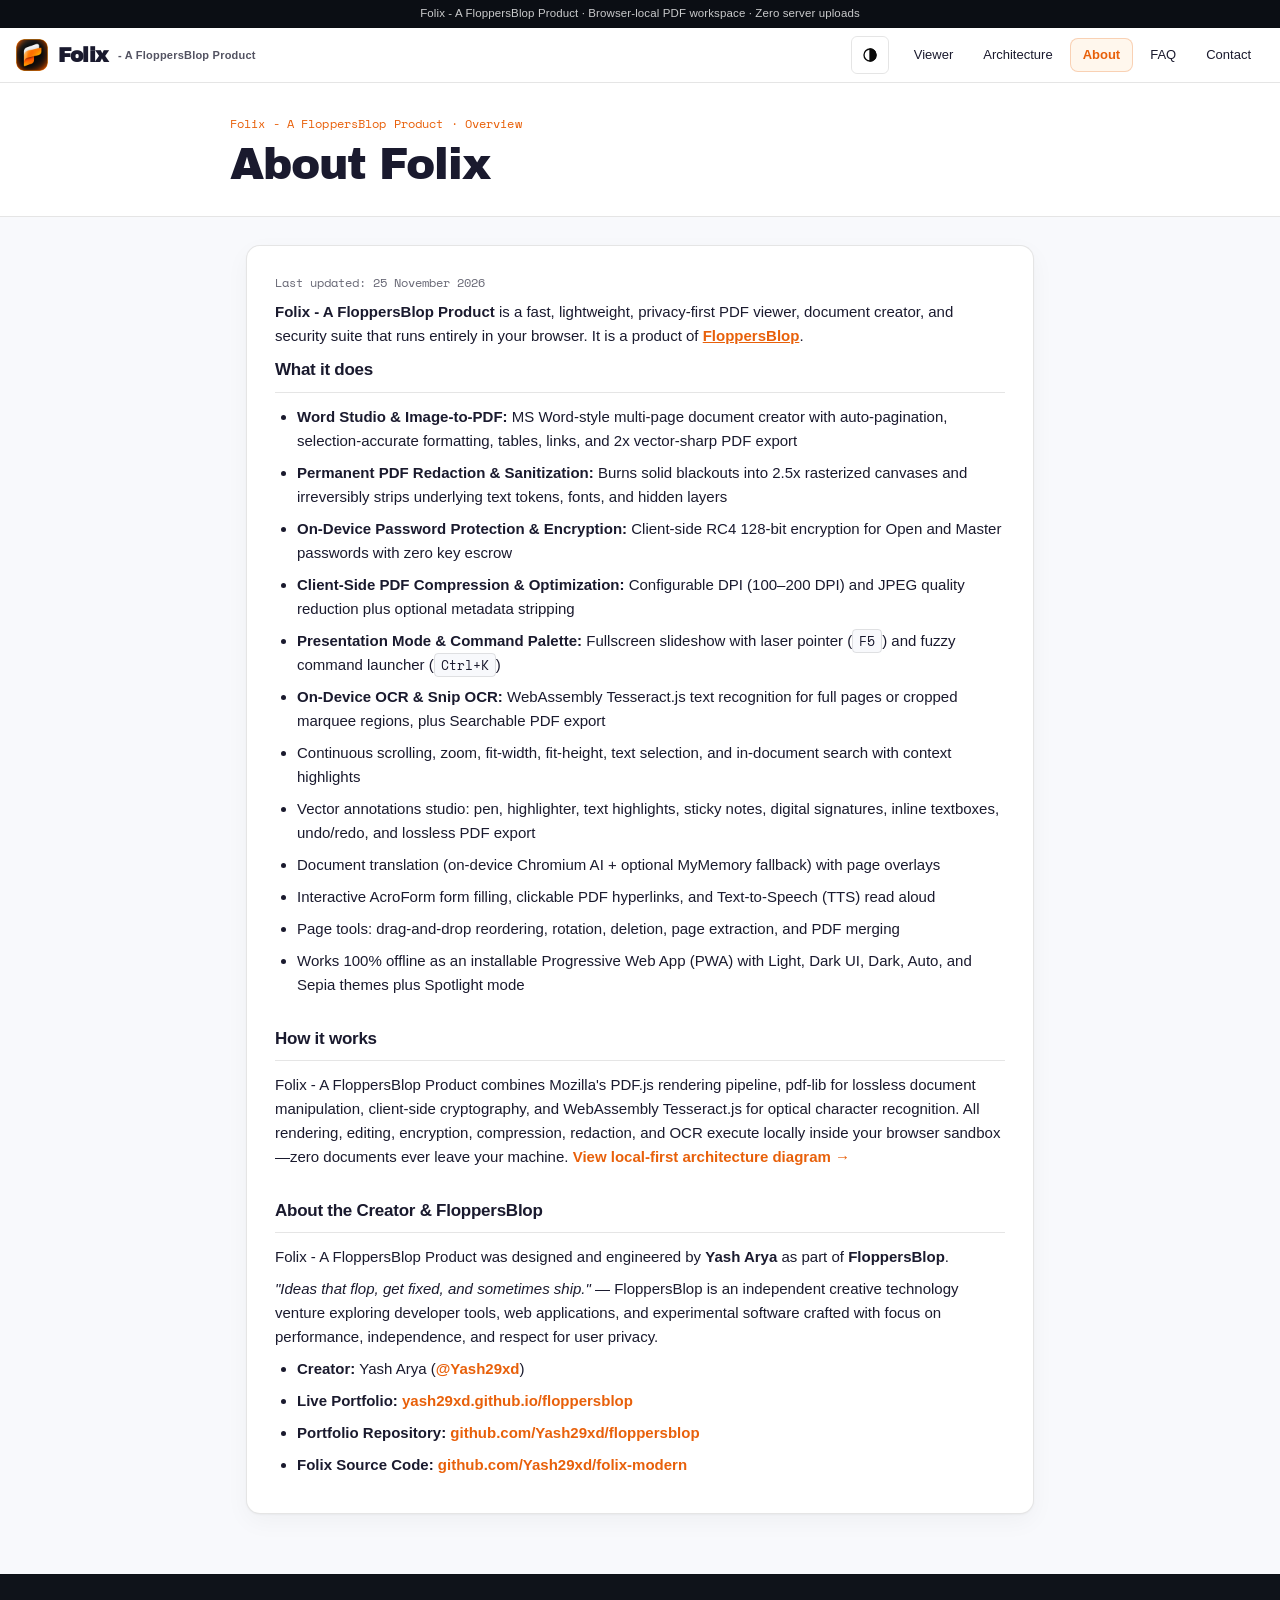
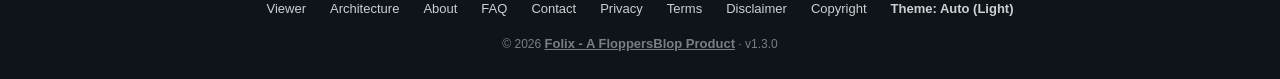
<file: about.html>
<!DOCTYPE html>
<html lang="en"><head><meta charset="utf-8"><meta http-equiv="Content-Security-Policy" content="default-src 'self'; script-src 'self' 'unsafe-inline' 'wasm-unsafe-eval' 'unsafe-eval' blob:; style-src 'self' 'unsafe-inline'; img-src 'self' data: blob:; font-src 'self' data:; connect-src 'self' https://api.mymemory.translated.net blob:; worker-src 'self' blob:"><meta name="viewport" content="width=device-width, initial-scale=1, viewport-fit=cover">
<title>About - Folix - A FloppersBlop Product</title><meta name="theme-color" content="#e8600a">
<link rel="icon" type="image/png" sizes="32x32" href="assets/favicon-32.png"><link rel="apple-touch-icon" href="assets/apple-touch-icon.png"><link rel="manifest" href="site.webmanifest"><meta name="mobile-web-app-capable" content="yes"><meta name="apple-mobile-web-app-capable" content="yes"><meta name="apple-mobile-web-app-title" content="Folix - A FloppersBlop Product">
<meta name="title" content="Folix - A FloppersBlop Product">
<meta name="description" content="Fast, private, 100% on-device PDF viewer, MS Word-style document creator, vector annotator, password encryptor, and redaction suite. Zero server uploads.">
<meta name="keywords" content="PDF viewer, private PDF, create PDF, MS Word style, on-device OCR, PDF redaction, PDF encryption, FloppersBlop, Yash Arya">
<meta name="author" content="Yash Arya">
<link rel="canonical" href="https://yash29xd.github.io/folix-modern/about.html">
<meta property="og:type" content="website">
<meta property="og:site_name" content="Folix - A FloppersBlop Product">
<meta property="og:url" content="https://yash29xd.github.io/folix-modern/about.html">
<meta property="og:title" content="Folix - A FloppersBlop Product">
<meta property="og:description" content="Fast, private, 100% on-device PDF viewer, MS Word-style document creator, vector annotator, password encryptor, and redaction suite. Zero server uploads.">
<meta property="og:image" content="https://yash29xd.github.io/folix-modern/assets/social-preview.png">
<meta property="og:image:secure_url" content="https://yash29xd.github.io/folix-modern/assets/social-preview.png">
<meta property="og:image:type" content="image/png">
<meta property="og:image:width" content="1200">
<meta property="og:image:height" content="630">
<meta property="og:image:alt" content="Folix - A FloppersBlop Product">
<meta name="twitter:card" content="summary_large_image">
<meta name="twitter:url" content="https://yash29xd.github.io/folix-modern/">
<meta name="twitter:title" content="Folix - A FloppersBlop Product">
<meta name="twitter:description" content="Fast, private, 100% on-device PDF viewer, MS Word-style document creator, vector annotator, password encryptor, and redaction suite. Zero server uploads.">
<meta name="twitter:image" content="https://yash29xd.github.io/folix-modern/assets/social-preview.png">

<script>try{var t=localStorage.getItem('folix.theme');if(t==='dark'||t==='dark-ui'||t==='sepia')document.documentElement.dataset.theme=t;else if(localStorage.getItem('folix.dark')==='1')document.documentElement.dataset.theme='dark'}catch(e){}</script>
<link rel="stylesheet" href="styles.css?v=1.3.5"></head>
<body>
<div class="ticker" aria-hidden="true"><div class="tk"><span>Folix - A FloppersBlop Product &middot; Browser-local PDF workspace &middot; Zero server uploads</span></div></div>
<header class="top"><a class="brand" href="index.html"><img src="assets/icon-192.png" alt=""><b>Folix</b> <span class="brand-sub">- A FloppersBlop Product</span></a>
<button type="button" class="thm" data-theme-toggle aria-label="Change theme"><img src="assets/icons/contrast.svg" alt=""></button>
<button class="burger" id="burger" aria-label="Menu" aria-expanded="false"><img src="assets/icons/menu.svg" alt=""></button>
<nav id="nav" aria-label="Main"><a href="index.html">Viewer</a><a href="architecture.html">Architecture</a><a href="about.html" class="active">About</a><a href="faq.html">FAQ</a><a href="contact.html">Contact</a></nav></header>
<main><div class="t"><div class="t-inner"><p class="t-kicker">Folix - A FloppersBlop Product &middot; Overview</p><h1>About Folix</h1></div></div><div class="wrap"><article class="card"><p class="up">Last updated: <span data-cfg="updated"></span></p>
<p><b>Folix - A FloppersBlop Product</b> is a fast, lightweight, privacy-first PDF viewer, document creator, and security suite that runs entirely in your browser. It is a product of <a href="https://yash29xd.github.io/floppersblop/" target="_blank" rel="noopener" style="font-weight:700;color:var(--o);text-decoration:underline"><span data-cfg="owner"></span></a>.</p>
<h2>What it does</h2><ul><li><b>Word Studio &amp; Image-to-PDF:</b> MS Word-style multi-page document creator with auto-pagination, selection-accurate formatting, tables, links, and 2x vector-sharp PDF export</li><li><b>Permanent PDF Redaction &amp; Sanitization:</b> Burns solid blackouts into 2.5x rasterized canvases and irreversibly strips underlying text tokens, fonts, and hidden layers</li><li><b>On-Device Password Protection &amp; Encryption:</b> Client-side RC4 128-bit encryption for Open and Master passwords with zero key escrow</li><li><b>Client-Side PDF Compression &amp; Optimization:</b> Configurable DPI (100–200 DPI) and JPEG quality reduction plus optional metadata stripping</li><li><b>Presentation Mode &amp; Command Palette:</b> Fullscreen slideshow with laser pointer (<code>F5</code>) and fuzzy command launcher (<code>Ctrl+K</code>)</li><li><b>On-Device OCR &amp; Snip OCR:</b> WebAssembly Tesseract.js text recognition for full pages or cropped marquee regions, plus Searchable PDF export</li><li>Continuous scrolling, zoom, fit-width, fit-height, text selection, and in-document search with context highlights</li><li>Vector annotations studio: pen, highlighter, text highlights, sticky notes, digital signatures, inline textboxes, undo/redo, and lossless PDF export</li><li>Document translation (on-device Chromium AI + optional MyMemory fallback) with page overlays</li><li>Interactive AcroForm form filling, clickable PDF hyperlinks, and Text-to-Speech (TTS) read aloud</li><li>Page tools: drag-and-drop reordering, rotation, deletion, page extraction, and PDF merging</li><li>Works 100% offline as an installable Progressive Web App (PWA) with Light, Dark UI, Dark, Auto, and Sepia themes plus Spotlight mode</li></ul>
<h2>How it works</h2><p>Folix - A FloppersBlop Product combines Mozilla's PDF.js rendering pipeline, pdf-lib for lossless document manipulation, client-side cryptography, and WebAssembly Tesseract.js for optical character recognition. All rendering, editing, encryption, compression, redaction, and OCR execute locally inside your browser sandbox—zero documents ever leave your machine. <a href="architecture.html">View local-first architecture diagram &rarr;</a></p>

<h2>About the Creator &amp; FloppersBlop</h2>
<p>Folix - A FloppersBlop Product was designed and engineered by <b>Yash Arya</b> as part of <b>FloppersBlop</b>.</p>
<p><i>"Ideas that flop, get fixed, and sometimes ship."</i> &mdash; FloppersBlop is an independent creative technology venture exploring developer tools, web applications, and experimental software crafted with focus on performance, independence, and respect for user privacy.</p>
<ul>
  <li><b>Creator:</b> Yash Arya (<a href="https://github.com/Yash29xd" target="_blank" rel="noopener">@Yash29xd</a>)</li>
  <li><b>Live Portfolio:</b> <a href="https://yash29xd.github.io/floppersblop/" target="_blank" rel="noopener">yash29xd.github.io/floppersblop</a></li>
  <li><b>Portfolio Repository:</b> <a href="https://github.com/Yash29xd/floppersblop" target="_blank" rel="noopener">github.com/Yash29xd/floppersblop</a></li>
  <li><b>Folix Source Code:</b> <a href="https://github.com/Yash29xd/folix-modern" target="_blank" rel="noopener">github.com/Yash29xd/folix-modern</a></li>
</ul>
</article></div></main>
<footer><nav class="nav" aria-label="Site"><a href="index.html">Viewer</a><a href="architecture.html">Architecture</a><a href="about.html">About</a><a href="faq.html">FAQ</a><a href="contact.html">Contact</a><a href="privacy.html">Privacy</a><a href="terms.html">Terms</a><a href="disclaimer.html">Disclaimer</a><a href="copyright.html">Copyright</a><button type="button" class="thm-f" data-theme-toggle="text"></button></nav><div>&copy; <span data-cfg="year"></span> <a href="https://yash29xd.github.io/floppersblop/" target="_blank" rel="noopener" style="color:inherit;text-decoration:underline;font-weight:700"><span data-cfg="name"></span></a> &middot; v<span data-cfg="version"></span></div></footer>
<script src="config.js"></script><script src="app.js"></script></body></html>
</file>
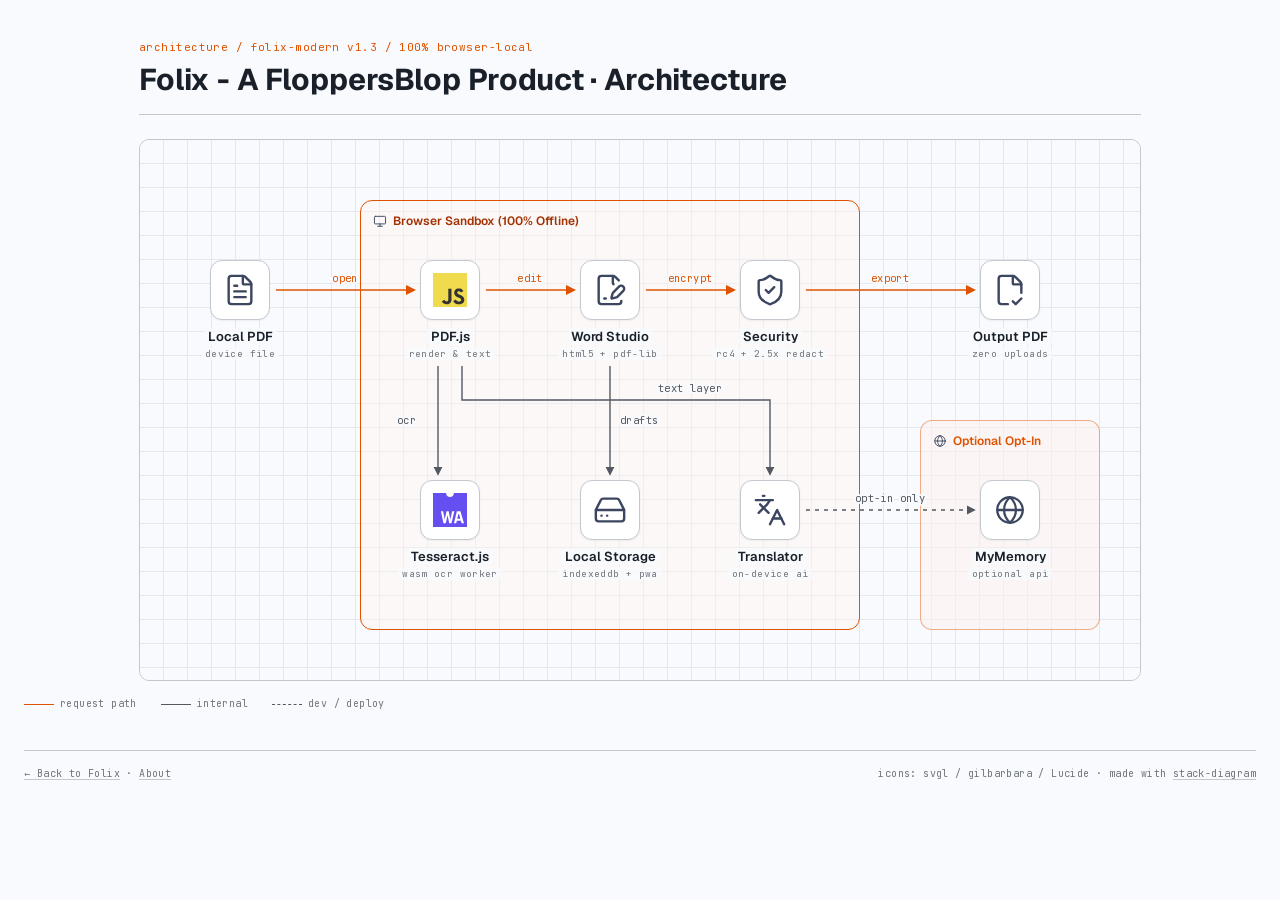
<file: architecture.html>
<!DOCTYPE html>
<html lang="en"><!-- set lang to the label language, e.g. "ja" for Japanese labels -->
<head>
<meta charset="UTF-8">
<meta name="viewport" content="width=device-width, initial-scale=1.0">
<title>Folix - A FloppersBlop Product &middot; Architecture</title>
<meta name="description" content="Local-first architecture of Folix: PDF.js rendering, Word Studio with pdf-lib, client-side RC4 encryption, 2.5x redaction, and WebAssembly Tesseract.js OCR with zero server uploads.">
<link rel="canonical" href="https://yash29xd.github.io/folix-modern/architecture.html">
<style>
/* engineered-paper theme (cool near-white, one accent, mono labels)
 * All colors/fonts flow through the :root tokens â€” tweak tokens, not scattered values. */
:root {
  color-scheme: light;
  --color-paper:   oklch(98.5% 0.004 250);
  --color-paper-2: oklch(96.5% 0.005 252);
  --color-rule:    oklch(93% 0.007 255);    /* graph-paper grid */
  --color-rule-2:  oklch(83% 0.011 255);    /* hairline borders */
  --color-muted:   oklch(56% 0.013 255);
  --color-neutral: oklch(46% 0.015 255);    /* neutral edges */
  --color-ink-2:   oklch(34% 0.018 257);
  --color-ink:     oklch(24% 0.020 258);
  --color-accent: oklch(62% 0.19 42);     /* primary-flow edges, one signal color */
  --color-graphite:oklch(24% 0.018 260);    /* dark tile for white/light logos */
  /* group palette A â€” warm vendor (e.g. Cloudflare/AWS orange). Retune hue per vendor. */
  --color-g1: oklch(62% 0.19 42);
  --color-g1-soft: oklch(78% 0.12 55);
  --color-g1-ink: oklch(48% 0.16 40);
  --color-g1-tint: oklch(97% 0.014 45 / .42);
  /* group palette B â€” accent-family (repo/tooling groups) */
  --color-accent-soft: oklch(62% 0.19 42 / .45);
  --color-accent-tint: oklch(97% 0.015 45 / .5);
  /* JP glyphs: name JP faces explicitly â€” bare sans-serif fallback on Linux picks Chinese-variant CJK */
  --font-display: "Geist", "Hiragino Sans", "Yu Gothic UI", "Noto Sans CJK JP", "Noto Sans JP", ui-sans-serif, system-ui, sans-serif;
  --font-body: "Hiragino Sans", "Yu Gothic UI", "Noto Sans CJK JP", "Noto Sans JP", ui-sans-serif, system-ui, sans-serif;
  --font-mono: "JetBrains Mono", ui-monospace, "SF Mono", Menlo, monospace;
  --space-xs: 4px; --space-sm: 8px; --space-md: 16px; --space-lg: 24px; --space-xl: 40px; --space-2xl: 64px;
  --radius-card: 10px; --radius-tile: 12px;
  /* translucent veil behind node label text: matches paper on plain canvas, blends into
     group tints instead of punching an off-color rectangle through them */
  --color-veil: oklch(98.5% 0.004 250 / .78);
}
/* Dark variant: set data-theme="dark" on <html>. Tiles stay white â€” brand logos are drawn
   for light grounds. Everything (arrowheads via context-stroke, legend via border-color)
   follows the tokens, so toggling the attribute is all it takes. */
[data-theme="dark"] {
  color-scheme: dark;
  --color-paper:   oklch(18% 0.012 255);
  --color-paper-2: oklch(22% 0.014 255);
  --color-rule:    oklch(24% 0.013 255);
  --color-rule-2:  oklch(38% 0.018 255);
  --color-muted:   oklch(65% 0.014 255);
  --color-neutral: oklch(72% 0.012 255);
  --color-ink-2:   oklch(85% 0.010 255);
  --color-ink:     oklch(94% 0.008 255);
  --color-accent: oklch(62% 0.19 42);
  --color-graphite:oklch(31% 0.020 260);
  --color-g1: oklch(62% 0.19 42);
  --color-g1-soft: oklch(58% 0.11 55);
  --color-g1-ink: oklch(48% 0.16 40);
  --color-g1-tint: oklch(97% 0.014 45 / .42);
  --color-accent-soft: oklch(62% 0.19 42 / .45);
  --color-accent-tint: oklch(97% 0.015 45 / .5);
  --color-veil: oklch(18% 0.012 255 / .78);
}
@font-face { font-family:"Geist"; font-style:normal; font-weight:100 900; font-display:swap;
  src:url([data-uri]) format("woff2"); }
@font-face { font-family:"JetBrains Mono"; font-style:normal; font-weight:100 800; font-display:swap;
  src:url([data-uri]) format("woff2"); }
/* JetBrains Mono reads cramped at 9.5â€“11px; open every mono label slightly */
.kicker, .node .role, .el, .legend, .foot { letter-spacing: 0.04em; }
* { margin:0; padding:0; box-sizing:border-box; }
html, body { overflow-x: clip; }
body { background: var(--color-paper); color: var(--color-ink); font-family: var(--font-body); padding: var(--space-xl) var(--space-lg) var(--space-2xl); }
.page { width: fit-content; max-width: 100%; margin: 0 auto; }

.head { display:grid; grid-template-columns: 1fr auto; gap: var(--space-lg); align-items:end;
  padding-bottom: var(--space-md); border-bottom: 1px solid var(--color-rule-2); margin-bottom: var(--space-lg); }
.kicker { font-family: var(--font-mono); font-size: 11px;
  color: var(--color-accent); margin-bottom: var(--space-sm); }
h1 { font-family: var(--font-display); font-weight: 700; font-size: clamp(22px, 4vw, 30px);
  letter-spacing: -0.005em; line-height: 1.2; }
.lede { max-width: 300px; font-size: 12px; line-height: 1.7; color: var(--color-neutral); padding-bottom: 2px; }
@media (max-width: 680px) { .head { grid-template-columns: 1fr; align-items:start; } .lede { max-width:none; } }

.scroller { overflow-x: auto; border: 1px solid var(--color-rule-2); border-radius: var(--radius-card); }
/* CANVAS SIZE: set width/height here AND on svg.edges AND its viewBox â€” keep the three in sync */
.canvas { position: relative; width: 1000px; height: 540px; background: var(--color-paper);
  background-image:
    linear-gradient(var(--color-rule) 1px, transparent 1px),
    linear-gradient(90deg, var(--color-rule) 1px, transparent 1px);
  background-size: 24px 24px; background-position: -1px -1px; }

.group { position:absolute; border-radius: var(--radius-tile); }
/* group labels are names like node names (display font), written in the brand's own case.
   They sit inside the top-left corner, so the border stays unbroken and needs no mask */
.g-label { position:absolute; top:12px; left:12px; display:flex; align-items:center; gap:6px;
  font-family: var(--font-display); font-size: 12px; font-weight: 600;
  color: var(--color-neutral); white-space: nowrap; }
.g-label img { width: 14px; height: 14px; }
/* group labels sit on the group's tint, not on a white tile: in the dark theme swap in the brand's own
   dark-theme logo (lt/dk pair), or give a mark with black parts a white plate */
.g-label img.dk, .tile img.dk { display:none; }
[data-theme="dark"] .g-label img.lt, [data-theme="dark"] .tile img.lt { display:none; }
[data-theme="dark"] .g-label img.dk, [data-theme="dark"] .tile img.dk { display:block; }
[data-theme="dark"] .g-label img.plate { background:#fff; border-radius:3px; padding:2px; width:18px; height:18px; }
.group.ga { border:1.5px solid var(--color-g1); background: var(--color-g1-tint); }
.group.ga-nested { border:1.5px dashed var(--color-g1-soft); }
.group.gb { border:1.5px solid var(--color-accent-soft); background: var(--color-accent-tint); }
.group.ga > .g-label, .group.ga-nested > .g-label { color: var(--color-g1-ink); }
.group.gb > .g-label { color: var(--color-accent); }
.group.aws { border:1.5px solid var(--color-ink); border-radius:0; }
.group.aws > .g-label { top:-1.5px; left:-1.5px; gap:8px; color: var(--color-ink); }
.group.aws > .g-label img { width:30px; height:30px; }
.group.aws.az > .g-label { top:8px; left:12px; }
.group.aws.region, .group.aws.az { border-color:#00A4A6; border-style:dashed; }
.group.aws.vpc { border-color:#8C4FFF; }
.group.aws.private { border-color:#00A4A6; }
.group.aws.public { border-color:#7AA116; }
.group.gcp { border:1.5px solid #4285F4; border-radius:6px; }
.group.azure { border:1.5px solid #0078D4; border-radius:6px; }
.group.gcp > .g-label, .group.azure > .g-label { gap:8px; color: var(--color-ink); }
.group.gcp > .g-label img, .group.azure > .g-label img { width:20px; height:20px; }
.group.gcp.region, .group.azure.region { border-color: var(--color-rule-2); background: var(--color-paper-2); }
.group.gcp.vpc { border:1.5px dashed var(--color-ink-2); }
.group.gcp.subnet { border:1px dashed var(--color-neutral); }
.group.gcp.zone { border-color:#34A853; }
.group.azure.rg { border:1.5px dashed #0096D7; }
.group.azure.vnet { border:1.5px solid #A4CBFB; }
.group.azure.subnet { border:1px solid #A4CBFB; }
.group.azure.zone { border-color:#FFD965; }

.node { position:absolute; width:132px; text-align:center; }
.tile { width:60px; height:60px; margin:0 auto; border-radius: var(--radius-tile);
  background:#fff; border:1px solid var(--color-rule-2); display:grid; place-items:center;
  box-shadow: 0 1px 2px oklch(24% 0.02 258 / 0.05); transition: border-color .15s cubic-bezier(0.16,1,0.3,1); }
.node:hover .tile { border-color: var(--color-accent); }
.tile img { width:34px; height:34px; object-fit:contain; }
.tile.wide img { width:44px; }                       /* wide-aspect logos */
.tile.dark { background: var(--color-graphite); border-color: var(--color-graphite); }  /* white/light logos */
.tile.bare { background:none; border:none; box-shadow:none; }
.tile.bare img { width:60px; height:60px; }
.tile.bare.res img { width:44px; height:44px; }
.node .name { font-family: var(--font-display); font-weight:600; font-size:13px; margin-top: var(--space-sm); letter-spacing:0; }
.node .role { font-family: var(--font-mono); font-size:9.5px; color: var(--color-muted); margin-top:2px; }
/* veil behind label spans: crossing edges/grid fade behind text; translucent so it
   blends into group tints (a solid paper rectangle looks pasted-on inside tinted groups) */
.node .name span, .node .role span { background: var(--color-veil); backdrop-filter: blur(1.5px);
  padding: 0 var(--space-xs); border-radius: 3px; -webkit-box-decoration-break: clone; box-decoration-break: clone; }

svg.edges { position:absolute; inset:0; width:1000px; height:540px; pointer-events:none; }
.e  { stroke: var(--color-accent); stroke-width:1.6; fill:none; }   /* primary flow */
.n  { stroke: var(--color-neutral); stroke-width:1.4; fill:none; }  /* internal */
path.aws { stroke: var(--color-ink); stroke-width:1.6; fill:none; }
.dash { stroke-dasharray:4 5; }                                     /* dev / deploy */
.el { font-family: var(--font-mono); font-size:10.5px; fill: var(--color-neutral);
  paint-order: stroke; stroke: var(--color-paper); stroke-width:4px; stroke-linejoin:round; }  /* halo */
.el.a { fill: var(--color-accent); }

.legend { display:flex; gap: var(--space-lg); align-items:center; margin-top: var(--space-md);
  font-family: var(--font-mono); font-size:10px; color: var(--color-muted); flex-wrap:wrap; }
.legend .sw { display:inline-block; width:30px; vertical-align:middle; margin-right:6px;
  border-top:1.6px solid var(--color-accent); }
.legend .sw.n { border-color: var(--color-neutral); border-top-width:1.4px; }
.legend .sw.dash { border-top-style: dashed; }

.foot { margin-top: var(--space-xl); padding-top: var(--space-md); border-top: 1px solid var(--color-rule-2);
  display:flex; justify-content:space-between; gap: var(--space-md); flex-wrap:wrap;
  font-family: var(--font-mono); font-size:10px; color: var(--color-muted); }
.foot a { color: inherit; text-decoration-color: var(--color-rule-2); text-underline-offset: 2px; }
.foot a:hover { color: var(--color-accent); }
</style>
</head>
<body>
<div class="page">

  <header class="head">
    <div>
      <div class="kicker">architecture / folix-modern v1.3 / 100% browser-local</div>
      <h1>Folix - A FloppersBlop Product &middot; Architecture</h1>
    </div>
    <p class="lede"><!-- LEDE: 1-2 short sentences, or delete this <p> --></p>
  </header>

  <div class="scroller">
  <div class="canvas">

    <div class="group ga" style="left:220px; top:60px; width:500px; height:430px;">
      <div class="g-label"><img class="plate" src="[data-uri]" alt="">Browser Sandbox (100% Offline)</div>
    </div>
    <div class="group gb" style="left:780px; top:280px; width:180px; height:210px;">
      <div class="g-label"><img class="plate" src="[data-uri]" alt="">Optional Opt-In</div>
    </div>
    <!-- EDGES ============================================================= -->
    <svg class="edges" viewBox="0 0 1000 540" aria-hidden="true">
      <defs>
        <marker id="ar" viewBox="0 0 10 10" refX="8" refY="5" markerWidth="6.5" markerHeight="6.5" orient="auto-start-reverse">
          <path d="M0 0 L10 5 L0 10 z" fill="context-stroke"/>
        </marker>
      </defs>
      <path class="e" d="M136 150 H274" marker-end="url(#ar)"/>
      <text class="el a" x="205" y="142" text-anchor="middle">open</text>
      <path class="e" d="M346 150 H434" marker-end="url(#ar)"/>
      <text class="el a" x="390" y="142" text-anchor="middle">edit</text>
      <path class="e" d="M506 150 H594" marker-end="url(#ar)"/>
      <text class="el a" x="550" y="142" text-anchor="middle">encrypt</text>
      <path class="e" d="M666 150 H834" marker-end="url(#ar)"/>
      <text class="el a" x="750" y="142" text-anchor="middle">export</text>

      <path class="n" d="M298 226 V334" marker-end="url(#ar)"/>
      <text class="el" x="276" y="284" text-anchor="end">ocr</text>
      <path class="n" d="M470 226 V334" marker-end="url(#ar)"/>
      <text class="el" x="480" y="284" text-anchor="start">drafts</text>
      <path class="n" d="M322 226 V260 H630 V334" marker-end="url(#ar)"/>
      <text class="el" x="550" y="252" text-anchor="middle">text layer</text>
      <path class="n dash" d="M666 370 H834" marker-end="url(#ar)"/>
      <text class="el" x="750" y="362" text-anchor="middle">opt-in only</text>
    </svg>

    <div class="node" style="left:34px;top:120px">
      <div class="tile"><img src="[data-uri]" alt=""></div>
      <div class="name"><span>Local PDF</span></div><div class="role"><span>device file</span></div>
    </div>
    <div class="node" style="left:244px;top:120px">
      <div class="tile"><img src="[data-uri]" alt=""></div>
      <div class="name"><span>PDF.js</span></div><div class="role"><span>render &amp; text</span></div>
    </div>
    <div class="node" style="left:404px;top:120px">
      <div class="tile"><img src="[data-uri]" alt=""></div>
      <div class="name"><span>Word Studio</span></div><div class="role"><span>html5 + pdf-lib</span></div>
    </div>
    <div class="node" style="left:564px;top:120px">
      <div class="tile"><img src="[data-uri]" alt=""></div>
      <div class="name"><span>Security</span></div><div class="role"><span>rc4 + 2.5x redact</span></div>
    </div>
    <div class="node" style="left:804px;top:120px">
      <div class="tile"><img src="[data-uri]" alt=""></div>
      <div class="name"><span>Output PDF</span></div><div class="role"><span>zero uploads</span></div>
    </div>

    <div class="node" style="left:244px;top:340px">
      <div class="tile"><img src="[data-uri]" alt=""></div>
      <div class="name"><span>Tesseract.js</span></div><div class="role"><span>wasm ocr worker</span></div>
    </div>
    <div class="node" style="left:404px;top:340px">
      <div class="tile"><img src="[data-uri]" alt=""></div>
      <div class="name"><span>Local Storage</span></div><div class="role"><span>indexeddb + pwa</span></div>
    </div>
    <div class="node" style="left:564px;top:340px">
      <div class="tile"><img src="[data-uri]" alt=""></div>
      <div class="name"><span>Translator</span></div><div class="role"><span>on-device ai</span></div>
    </div>
    <div class="node" style="left:804px;top:340px">
      <div class="tile"><img src="[data-uri]" alt=""></div>
      <div class="name"><span>MyMemory</span></div><div class="role"><span>optional api</span></div>
    </div>
  </div>
  </div>
  </div>

  <div class="legend">
    <span><span class="sw"></span>request path</span>
    <span><span class="sw n"></span>internal</span>
    <span><span class="sw n dash"></span>dev / deploy</span>
  </div>

  <div class="foot">
    <span><a href="index.html">&larr; Back to Folix</a> &middot; <a href="about.html">About</a></span>
    <span>icons: svgl / gilbarbara / Lucide &middot; made with <a href="https://github.com/caru-ini/stack-diagram" target="_blank" rel="noopener">stack-diagram</a></span>
  </div>

</div>
<script>try{var t=localStorage.getItem("folix.theme");if(t==="dark"||t==="dark-ui"||(t==="auto"&&window.matchMedia&&window.matchMedia("(prefers-color-scheme: dark)").matches))document.documentElement.dataset.theme="dark"}catch(e){}</script></body>
</html>
</file>
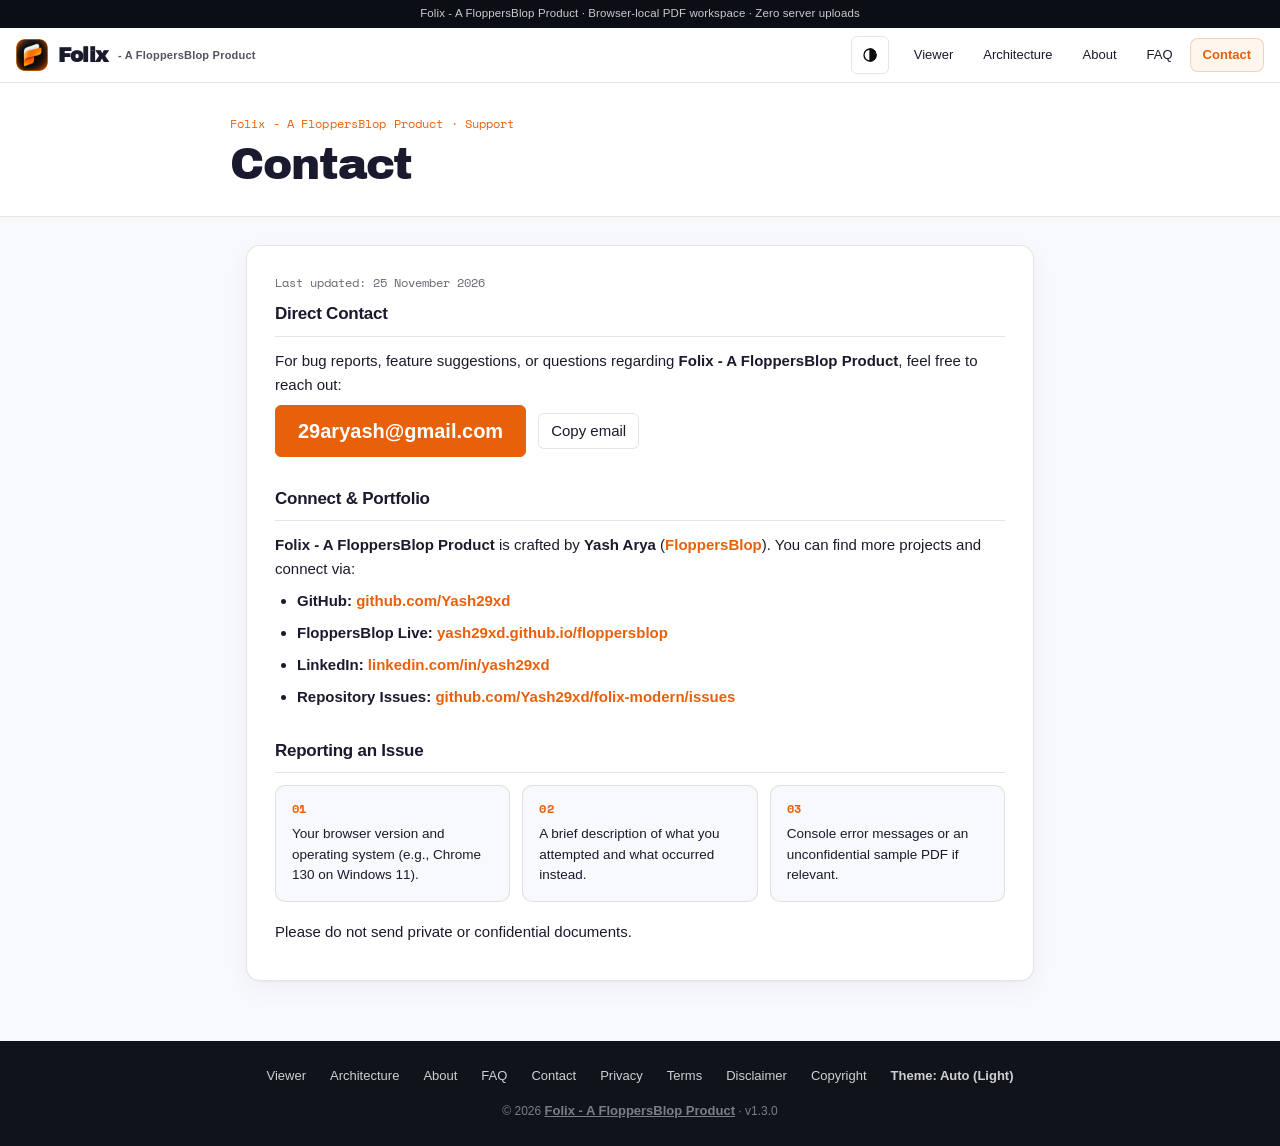
<file: contact.html>
<!DOCTYPE html>
<html lang="en"><head><meta charset="utf-8"><meta http-equiv="Content-Security-Policy" content="default-src 'self'; script-src 'self' 'unsafe-inline' 'wasm-unsafe-eval' 'unsafe-eval' blob:; style-src 'self' 'unsafe-inline'; img-src 'self' data: blob:; font-src 'self' data:; connect-src 'self' https://api.mymemory.translated.net blob:; worker-src 'self' blob:"><meta name="viewport" content="width=device-width, initial-scale=1, viewport-fit=cover">
<title>Contact - Folix - A FloppersBlop Product</title><meta name="theme-color" content="#e8600a">
<link rel="icon" type="image/png" sizes="32x32" href="assets/favicon-32.png"><link rel="apple-touch-icon" href="assets/apple-touch-icon.png"><link rel="manifest" href="site.webmanifest"><meta name="mobile-web-app-capable" content="yes"><meta name="apple-mobile-web-app-capable" content="yes"><meta name="apple-mobile-web-app-title" content="Folix - A FloppersBlop Product">
<meta name="title" content="Folix - A FloppersBlop Product">
<meta name="description" content="Fast, private, 100% on-device PDF viewer, MS Word-style document creator, vector annotator, password encryptor, and redaction suite. Zero server uploads.">
<meta name="keywords" content="PDF viewer, private PDF, create PDF, MS Word style, on-device OCR, PDF redaction, PDF encryption, FloppersBlop, Yash Arya">
<meta name="author" content="Yash Arya">
<link rel="canonical" href="https://yash29xd.github.io/folix-modern/contact.html">
<meta property="og:type" content="website">
<meta property="og:site_name" content="Folix - A FloppersBlop Product">
<meta property="og:url" content="https://yash29xd.github.io/folix-modern/contact.html">
<meta property="og:title" content="Folix - A FloppersBlop Product">
<meta property="og:description" content="Fast, private, 100% on-device PDF viewer, MS Word-style document creator, vector annotator, password encryptor, and redaction suite. Zero server uploads.">
<meta property="og:image" content="https://yash29xd.github.io/folix-modern/assets/social-preview.png">
<meta property="og:image:secure_url" content="https://yash29xd.github.io/folix-modern/assets/social-preview.png">
<meta property="og:image:type" content="image/png">
<meta property="og:image:width" content="1200">
<meta property="og:image:height" content="630">
<meta property="og:image:alt" content="Folix - A FloppersBlop Product">
<meta name="twitter:card" content="summary_large_image">
<meta name="twitter:url" content="https://yash29xd.github.io/folix-modern/">
<meta name="twitter:title" content="Folix - A FloppersBlop Product">
<meta name="twitter:description" content="Fast, private, 100% on-device PDF viewer, MS Word-style document creator, vector annotator, password encryptor, and redaction suite. Zero server uploads.">
<meta name="twitter:image" content="https://yash29xd.github.io/folix-modern/assets/social-preview.png">

<script>try{var t=localStorage.getItem('folix.theme');if(t==='dark'||t==='dark-ui'||t==='sepia')document.documentElement.dataset.theme=t;else if(localStorage.getItem('folix.dark')==='1')document.documentElement.dataset.theme='dark'}catch(e){}</script>
<link rel="stylesheet" href="styles.css?v=1.3.5"></head>
<body>
<div class="ticker" aria-hidden="true"><div class="tk"><span>Folix - A FloppersBlop Product &middot; Browser-local PDF workspace &middot; Zero server uploads</span></div></div>
<header class="top"><a class="brand" href="index.html"><img src="assets/icon-192.png" alt=""><b>Folix</b> <span class="brand-sub">- A FloppersBlop Product</span></a>
<button type="button" class="thm" data-theme-toggle aria-label="Change theme"><img src="assets/icons/contrast.svg" alt=""></button>
<button class="burger" id="burger" aria-label="Menu" aria-expanded="false"><img src="assets/icons/menu.svg" alt=""></button>
<nav id="nav" aria-label="Main"><a href="index.html">Viewer</a><a href="architecture.html">Architecture</a><a href="about.html">About</a><a href="faq.html">FAQ</a><a href="contact.html" class="active">Contact</a></nav></header>
<main><div class="t"><div class="t-inner"><p class="t-kicker">Folix - A FloppersBlop Product &middot; Support</p><h1>Contact</h1></div></div><div class="wrap"><article class="card"><p class="up">Last updated: <span data-cfg="updated"></span></p>
<h2>Direct Contact</h2>
<p>For bug reports, feature suggestions, or questions regarding <b>Folix - A FloppersBlop Product</b>, feel free to reach out:</p>
<div class="mailbox"><a class="btn pri" data-mail href="#"><span data-cfg="email"></span></a><button type="button" id="copy">Copy email</button></div>

<h2>Connect & Portfolio</h2>
<p><b>Folix - A FloppersBlop Product</b> is crafted by <b>Yash Arya</b> (<a href="https://yash29xd.github.io/floppersblop/" target="_blank" rel="noopener" style="color:var(--o);font-weight:700">FloppersBlop</a>). You can find more projects and connect via:</p>
<ul>
  <li><b>GitHub:</b> <a href="https://github.com/Yash29xd" target="_blank" rel="noopener">github.com/Yash29xd</a></li>
  <li><b>FloppersBlop Live:</b> <a href="https://yash29xd.github.io/floppersblop/" target="_blank" rel="noopener">yash29xd.github.io/floppersblop</a></li>
  <li><b>LinkedIn:</b> <a href="https://www.linkedin.com/in/yash29xd/" target="_blank" rel="noopener">linkedin.com/in/yash29xd</a></li>
  <li><b>Repository Issues:</b> <a href="https://github.com/Yash29xd/folix-modern/issues" target="_blank" rel="noopener">github.com/Yash29xd/folix-modern/issues</a></li>
</ul>

<h2>Reporting an Issue</h2>
<ul class="steps"><li><b>01</b>Your browser version and operating system (e.g., Chrome 130 on Windows 11).</li><li><b>02</b>A brief description of what you attempted and what occurred instead.</li><li><b>03</b>Console error messages or an unconfidential sample PDF if relevant.</li></ul>
<p style="margin-top:18px">Please do not send private or confidential documents.</p>
</article></div></main>
<footer><nav class="nav" aria-label="Site"><a href="index.html">Viewer</a><a href="architecture.html">Architecture</a><a href="about.html">About</a><a href="faq.html">FAQ</a><a href="contact.html">Contact</a><a href="privacy.html">Privacy</a><a href="terms.html">Terms</a><a href="disclaimer.html">Disclaimer</a><a href="copyright.html">Copyright</a><button type="button" class="thm-f" data-theme-toggle="text"></button></nav><div>&copy; <span data-cfg="year"></span> <a href="https://yash29xd.github.io/floppersblop/" target="_blank" rel="noopener" style="color:inherit;text-decoration:underline;font-weight:700"><span data-cfg="name"></span></a> &middot; v<span data-cfg="version"></span></div></footer>
<script src="config.js"></script><script src="app.js"></script></body></html>
</file>
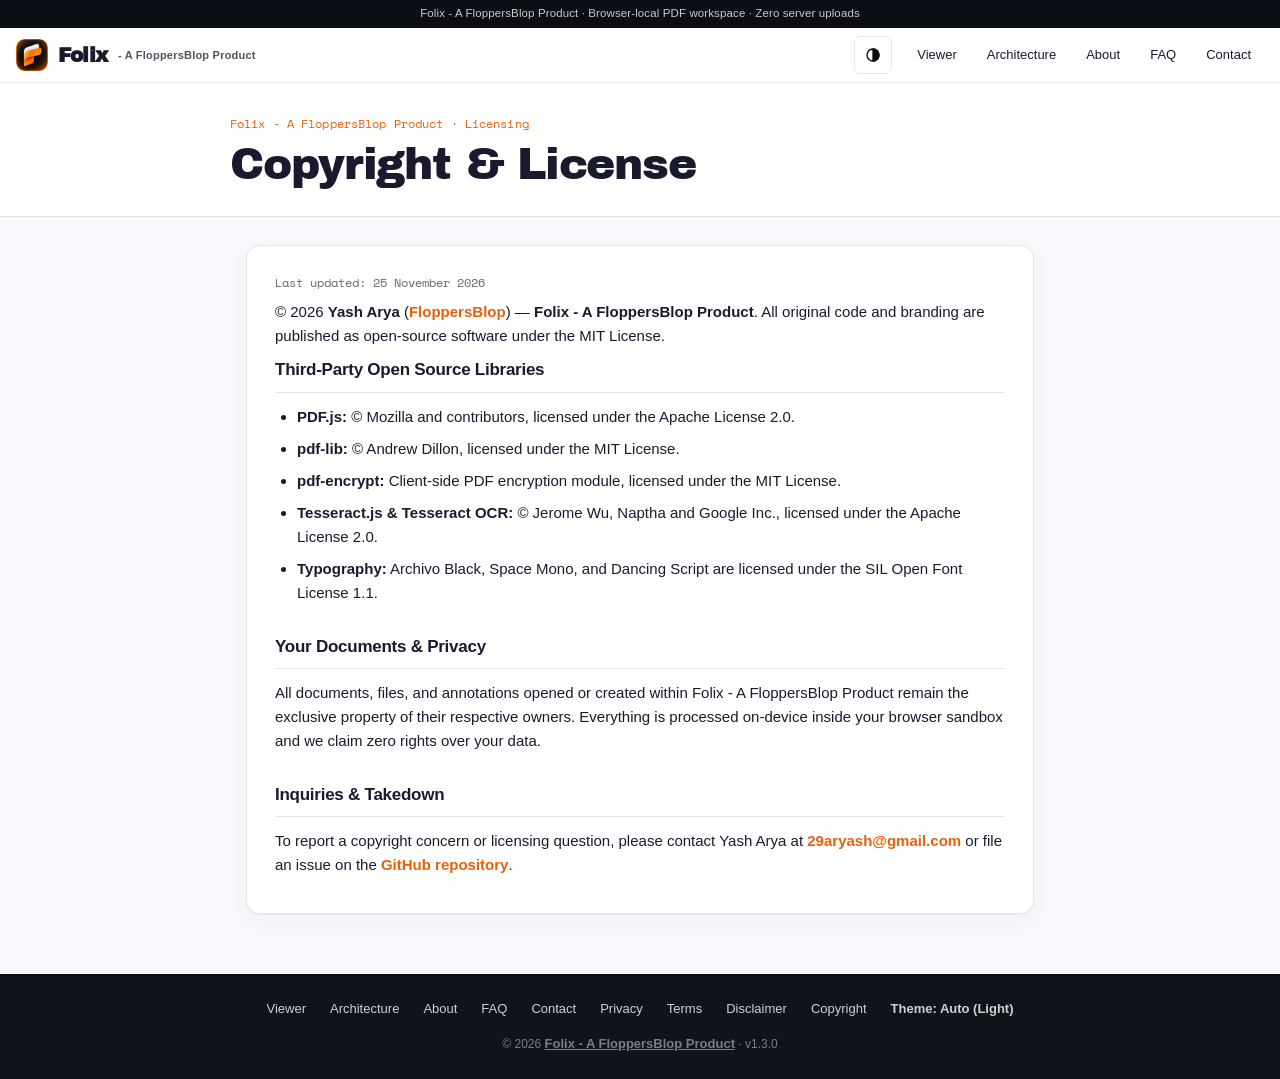
<file: copyright.html>
<!DOCTYPE html>
<html lang="en"><head><meta charset="utf-8"><meta http-equiv="Content-Security-Policy" content="default-src 'self'; script-src 'self' 'unsafe-inline' 'wasm-unsafe-eval' 'unsafe-eval' blob:; style-src 'self' 'unsafe-inline'; img-src 'self' data: blob:; font-src 'self' data:; connect-src 'self' https://api.mymemory.translated.net blob:; worker-src 'self' blob:"><meta name="viewport" content="width=device-width, initial-scale=1, viewport-fit=cover">
<title>Copyright - Folix - A FloppersBlop Product</title><meta name="theme-color" content="#e8600a">
<link rel="icon" type="image/png" sizes="32x32" href="assets/favicon-32.png"><link rel="apple-touch-icon" href="assets/apple-touch-icon.png"><link rel="manifest" href="site.webmanifest"><meta name="mobile-web-app-capable" content="yes"><meta name="apple-mobile-web-app-capable" content="yes"><meta name="apple-mobile-web-app-title" content="Folix - A FloppersBlop Product">
<meta name="title" content="Folix - A FloppersBlop Product">
<meta name="description" content="Fast, private, 100% on-device PDF viewer, MS Word-style document creator, vector annotator, password encryptor, and redaction suite. Zero server uploads.">
<meta name="keywords" content="PDF viewer, private PDF, create PDF, MS Word style, on-device OCR, PDF redaction, PDF encryption, FloppersBlop, Yash Arya">
<meta name="author" content="Yash Arya">
<link rel="canonical" href="https://yash29xd.github.io/folix-modern/copyright.html">
<meta property="og:type" content="website">
<meta property="og:site_name" content="Folix - A FloppersBlop Product">
<meta property="og:url" content="https://yash29xd.github.io/folix-modern/copyright.html">
<meta property="og:title" content="Folix - A FloppersBlop Product">
<meta property="og:description" content="Fast, private, 100% on-device PDF viewer, MS Word-style document creator, vector annotator, password encryptor, and redaction suite. Zero server uploads.">
<meta property="og:image" content="https://yash29xd.github.io/folix-modern/assets/social-preview.png">
<meta property="og:image:secure_url" content="https://yash29xd.github.io/folix-modern/assets/social-preview.png">
<meta property="og:image:type" content="image/png">
<meta property="og:image:width" content="1200">
<meta property="og:image:height" content="630">
<meta property="og:image:alt" content="Folix - A FloppersBlop Product">
<meta name="twitter:card" content="summary_large_image">
<meta name="twitter:url" content="https://yash29xd.github.io/folix-modern/">
<meta name="twitter:title" content="Folix - A FloppersBlop Product">
<meta name="twitter:description" content="Fast, private, 100% on-device PDF viewer, MS Word-style document creator, vector annotator, password encryptor, and redaction suite. Zero server uploads.">
<meta name="twitter:image" content="https://yash29xd.github.io/folix-modern/assets/social-preview.png">

<script>try{var t=localStorage.getItem('folix.theme');if(t==='dark'||t==='dark-ui'||t==='sepia')document.documentElement.dataset.theme=t;else if(localStorage.getItem('folix.dark')==='1')document.documentElement.dataset.theme='dark'}catch(e){}</script>
<link rel="stylesheet" href="styles.css?v=1.3.5"></head>
<body>
<div class="ticker" aria-hidden="true"><div class="tk"><span>Folix - A FloppersBlop Product &middot; Browser-local PDF workspace &middot; Zero server uploads</span></div></div>
<header class="top"><a class="brand" href="index.html"><img src="assets/icon-192.png" alt=""><b>Folix</b> <span class="brand-sub">- A FloppersBlop Product</span></a>
<button type="button" class="thm" data-theme-toggle aria-label="Change theme"><img src="assets/icons/contrast.svg" alt=""></button>
<button class="burger" id="burger" aria-label="Menu" aria-expanded="false"><img src="assets/icons/menu.svg" alt=""></button>
<nav id="nav" aria-label="Main"><a href="index.html">Viewer</a><a href="architecture.html">Architecture</a><a href="about.html">About</a><a href="faq.html">FAQ</a><a href="contact.html">Contact</a></nav></header>
<main><div class="t"><div class="t-inner"><p class="t-kicker">Folix - A FloppersBlop Product &middot; Licensing</p><h1>Copyright &amp; License</h1></div></div><div class="wrap"><article class="card"><p class="up">Last updated: <span data-cfg="updated"></span></p>
<p>&copy; <span data-cfg="year"></span> <b>Yash Arya</b> (<a href="https://yash29xd.github.io/floppersblop/" target="_blank" rel="noopener" style="color:var(--o);font-weight:700"><span data-cfg="owner"></span></a>) &mdash; <b>Folix - A FloppersBlop Product</b>. All original code and branding are published as open-source software under the MIT License.</p>

<h2>Third-Party Open Source Libraries</h2>
<ul>
  <li><b>PDF.js:</b> &copy; Mozilla and contributors, licensed under the Apache License 2.0.</li>
  <li><b>pdf-lib:</b> &copy; Andrew Dillon, licensed under the MIT License.</li>
  <li><b>pdf-encrypt:</b> Client-side PDF encryption module, licensed under the MIT License.</li>
  <li><b>Tesseract.js &amp; Tesseract OCR:</b> &copy; Jerome Wu, Naptha and Google Inc., licensed under the Apache License 2.0.</li>
  <li><b>Typography:</b> Archivo Black, Space Mono, and Dancing Script are licensed under the SIL Open Font License 1.1.</li>
</ul>

<h2>Your Documents &amp; Privacy</h2>
<p>All documents, files, and annotations opened or created within Folix - A FloppersBlop Product remain the exclusive property of their respective owners. Everything is processed on-device inside your browser sandbox and we claim zero rights over your data.</p>

<h2>Inquiries &amp; Takedown</h2>
<p>To report a copyright concern or licensing question, please contact Yash Arya at <a data-mail href="#"><span data-cfg="email"></span></a> or file an issue on the <a href="https://github.com/Yash29xd/folix-modern" target="_blank" rel="noopener">GitHub repository</a>.</p>
</article></div></main>
<footer><nav class="nav" aria-label="Site"><a href="index.html">Viewer</a><a href="architecture.html">Architecture</a><a href="about.html">About</a><a href="faq.html">FAQ</a><a href="contact.html">Contact</a><a href="privacy.html">Privacy</a><a href="terms.html">Terms</a><a href="disclaimer.html">Disclaimer</a><a href="copyright.html">Copyright</a><button type="button" class="thm-f" data-theme-toggle="text"></button></nav><div>&copy; <span data-cfg="year"></span> <a href="https://yash29xd.github.io/floppersblop/" target="_blank" rel="noopener" style="color:inherit;text-decoration:underline;font-weight:700"><span data-cfg="name"></span></a> &middot; v<span data-cfg="version"></span></div></footer>
<script src="config.js"></script><script src="app.js"></script></body></html>
</file>
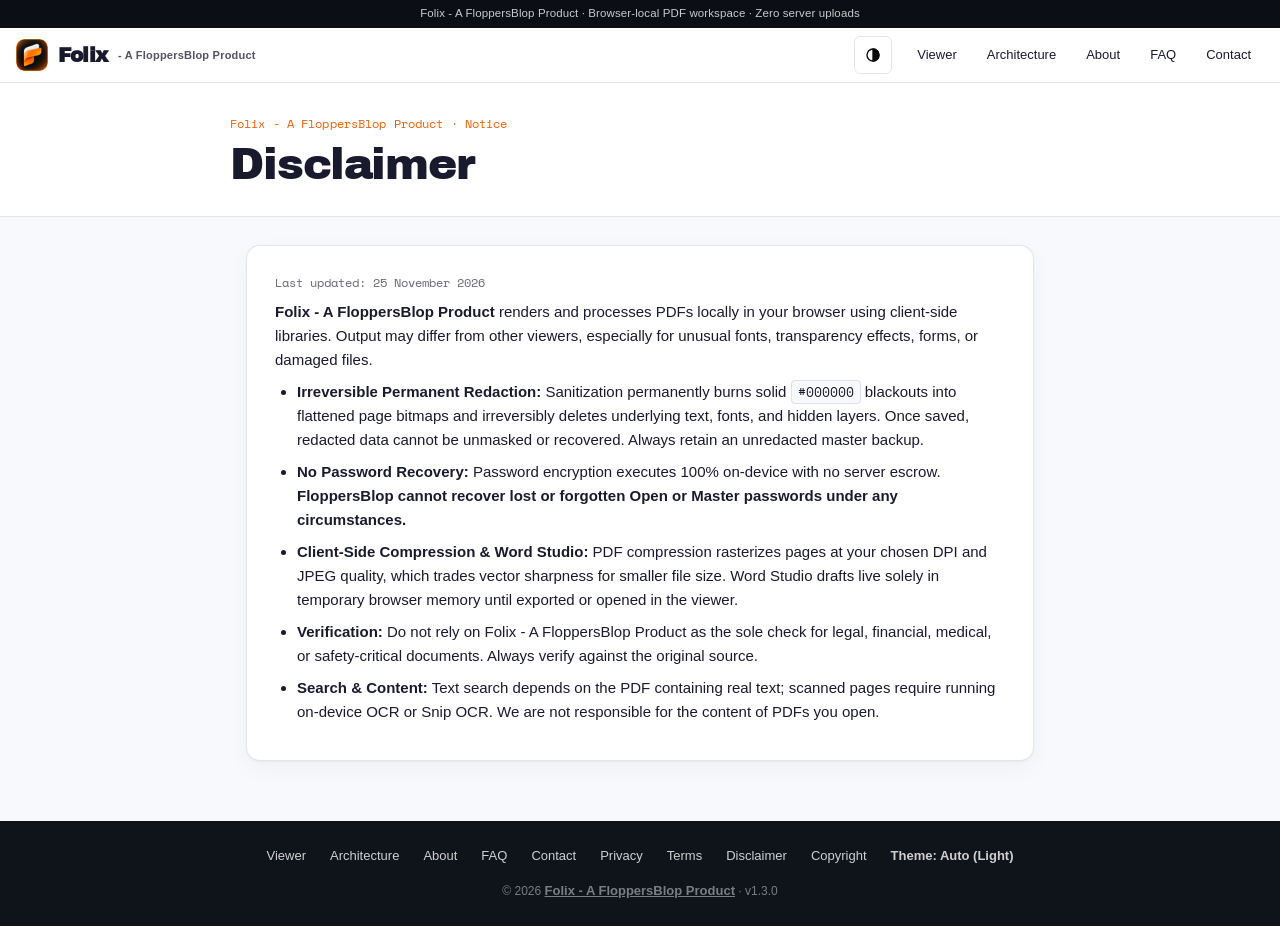
<file: disclaimer.html>
<!DOCTYPE html>
<html lang="en"><head><meta charset="utf-8"><meta http-equiv="Content-Security-Policy" content="default-src 'self'; script-src 'self' 'unsafe-inline' 'wasm-unsafe-eval' 'unsafe-eval' blob:; style-src 'self' 'unsafe-inline'; img-src 'self' data: blob:; font-src 'self' data:; connect-src 'self' https://api.mymemory.translated.net blob:; worker-src 'self' blob:"><meta name="viewport" content="width=device-width, initial-scale=1, viewport-fit=cover">
<title>Disclaimer - Folix - A FloppersBlop Product</title><meta name="theme-color" content="#e8600a">
<link rel="icon" type="image/png" sizes="32x32" href="assets/favicon-32.png"><link rel="apple-touch-icon" href="assets/apple-touch-icon.png"><link rel="manifest" href="site.webmanifest"><meta name="mobile-web-app-capable" content="yes"><meta name="apple-mobile-web-app-capable" content="yes"><meta name="apple-mobile-web-app-title" content="Folix - A FloppersBlop Product">
<meta name="title" content="Folix - A FloppersBlop Product">
<meta name="description" content="Fast, private, 100% on-device PDF viewer, MS Word-style document creator, vector annotator, password encryptor, and redaction suite. Zero server uploads.">
<meta name="keywords" content="PDF viewer, private PDF, create PDF, MS Word style, on-device OCR, PDF redaction, PDF encryption, FloppersBlop, Yash Arya">
<meta name="author" content="Yash Arya">
<link rel="canonical" href="https://yash29xd.github.io/folix-modern/disclaimer.html">
<meta property="og:type" content="website">
<meta property="og:site_name" content="Folix - A FloppersBlop Product">
<meta property="og:url" content="https://yash29xd.github.io/folix-modern/disclaimer.html">
<meta property="og:title" content="Folix - A FloppersBlop Product">
<meta property="og:description" content="Fast, private, 100% on-device PDF viewer, MS Word-style document creator, vector annotator, password encryptor, and redaction suite. Zero server uploads.">
<meta property="og:image" content="https://yash29xd.github.io/folix-modern/assets/social-preview.png">
<meta property="og:image:secure_url" content="https://yash29xd.github.io/folix-modern/assets/social-preview.png">
<meta property="og:image:type" content="image/png">
<meta property="og:image:width" content="1200">
<meta property="og:image:height" content="630">
<meta property="og:image:alt" content="Folix - A FloppersBlop Product">
<meta name="twitter:card" content="summary_large_image">
<meta name="twitter:url" content="https://yash29xd.github.io/folix-modern/">
<meta name="twitter:title" content="Folix - A FloppersBlop Product">
<meta name="twitter:description" content="Fast, private, 100% on-device PDF viewer, MS Word-style document creator, vector annotator, password encryptor, and redaction suite. Zero server uploads.">
<meta name="twitter:image" content="https://yash29xd.github.io/folix-modern/assets/social-preview.png">

<script>try{var t=localStorage.getItem('folix.theme');if(t==='dark'||t==='dark-ui'||t==='sepia')document.documentElement.dataset.theme=t;else if(localStorage.getItem('folix.dark')==='1')document.documentElement.dataset.theme='dark'}catch(e){}</script>
<link rel="stylesheet" href="styles.css?v=1.3.5"></head>
<body>
<div class="ticker" aria-hidden="true"><div class="tk"><span>Folix - A FloppersBlop Product &middot; Browser-local PDF workspace &middot; Zero server uploads</span></div></div>
<header class="top"><a class="brand" href="index.html"><img src="assets/icon-192.png" alt=""><b>Folix</b> <span class="brand-sub">- A FloppersBlop Product</span></a>
<button type="button" class="thm" data-theme-toggle aria-label="Change theme"><img src="assets/icons/contrast.svg" alt=""></button>
<button class="burger" id="burger" aria-label="Menu" aria-expanded="false"><img src="assets/icons/menu.svg" alt=""></button>
<nav id="nav" aria-label="Main"><a href="index.html">Viewer</a><a href="architecture.html">Architecture</a><a href="about.html">About</a><a href="faq.html">FAQ</a><a href="contact.html">Contact</a></nav></header>
<main><div class="t"><div class="t-inner"><p class="t-kicker">Folix - A FloppersBlop Product &middot; Notice</p><h1>Disclaimer</h1></div></div><div class="wrap"><article class="card"><p class="up">Last updated: <span data-cfg="updated"></span></p>
<p><b>Folix - A FloppersBlop Product</b> renders and processes PDFs locally in your browser using client-side libraries. Output may differ from other viewers, especially for unusual fonts, transparency effects, forms, or damaged files.</p>
<ul>
  <li><b>Irreversible Permanent Redaction:</b> Sanitization permanently burns solid <code>#000000</code> blackouts into flattened page bitmaps and irreversibly deletes underlying text, fonts, and hidden layers. Once saved, redacted data cannot be unmasked or recovered. Always retain an unredacted master backup.</li>
  <li><b>No Password Recovery:</b> Password encryption executes 100% on-device with no server escrow. <b>FloppersBlop cannot recover lost or forgotten Open or Master passwords under any circumstances.</b></li>
  <li><b>Client-Side Compression &amp; Word Studio:</b> PDF compression rasterizes pages at your chosen DPI and JPEG quality, which trades vector sharpness for smaller file size. Word Studio drafts live solely in temporary browser memory until exported or opened in the viewer.</li>
  <li><b>Verification:</b> Do not rely on Folix - A FloppersBlop Product as the sole check for legal, financial, medical, or safety-critical documents. Always verify against the original source.</li>
  <li><b>Search &amp; Content:</b> Text search depends on the PDF containing real text; scanned pages require running on-device OCR or Snip OCR. We are not responsible for the content of PDFs you open.</li>
</ul>
</article></div></main>
<footer><nav class="nav" aria-label="Site"><a href="index.html">Viewer</a><a href="architecture.html">Architecture</a><a href="about.html">About</a><a href="faq.html">FAQ</a><a href="contact.html">Contact</a><a href="privacy.html">Privacy</a><a href="terms.html">Terms</a><a href="disclaimer.html">Disclaimer</a><a href="copyright.html">Copyright</a><button type="button" class="thm-f" data-theme-toggle="text"></button></nav><div>&copy; <span data-cfg="year"></span> <a href="https://yash29xd.github.io/floppersblop/" target="_blank" rel="noopener" style="color:inherit;text-decoration:underline;font-weight:700"><span data-cfg="name"></span></a> &middot; v<span data-cfg="version"></span></div></footer>
<script src="config.js"></script><script src="app.js"></script></body></html>
</file>
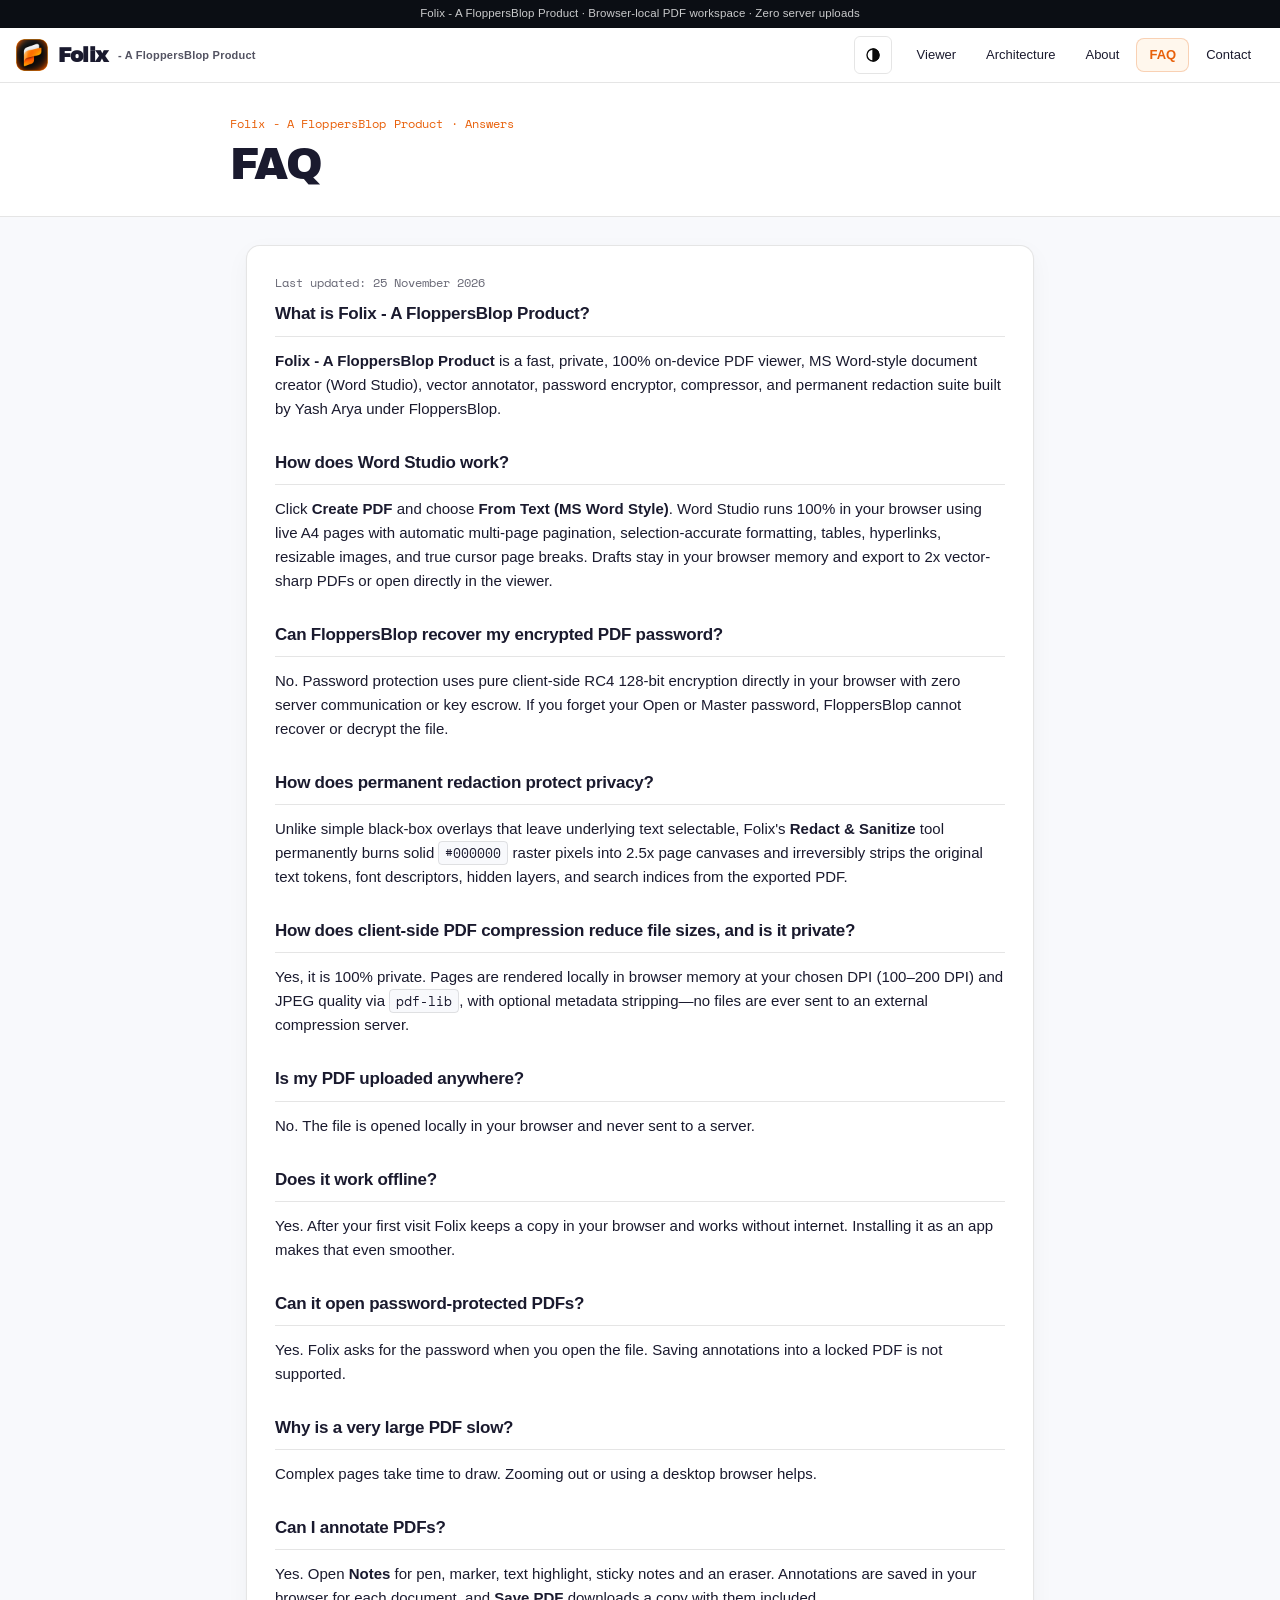
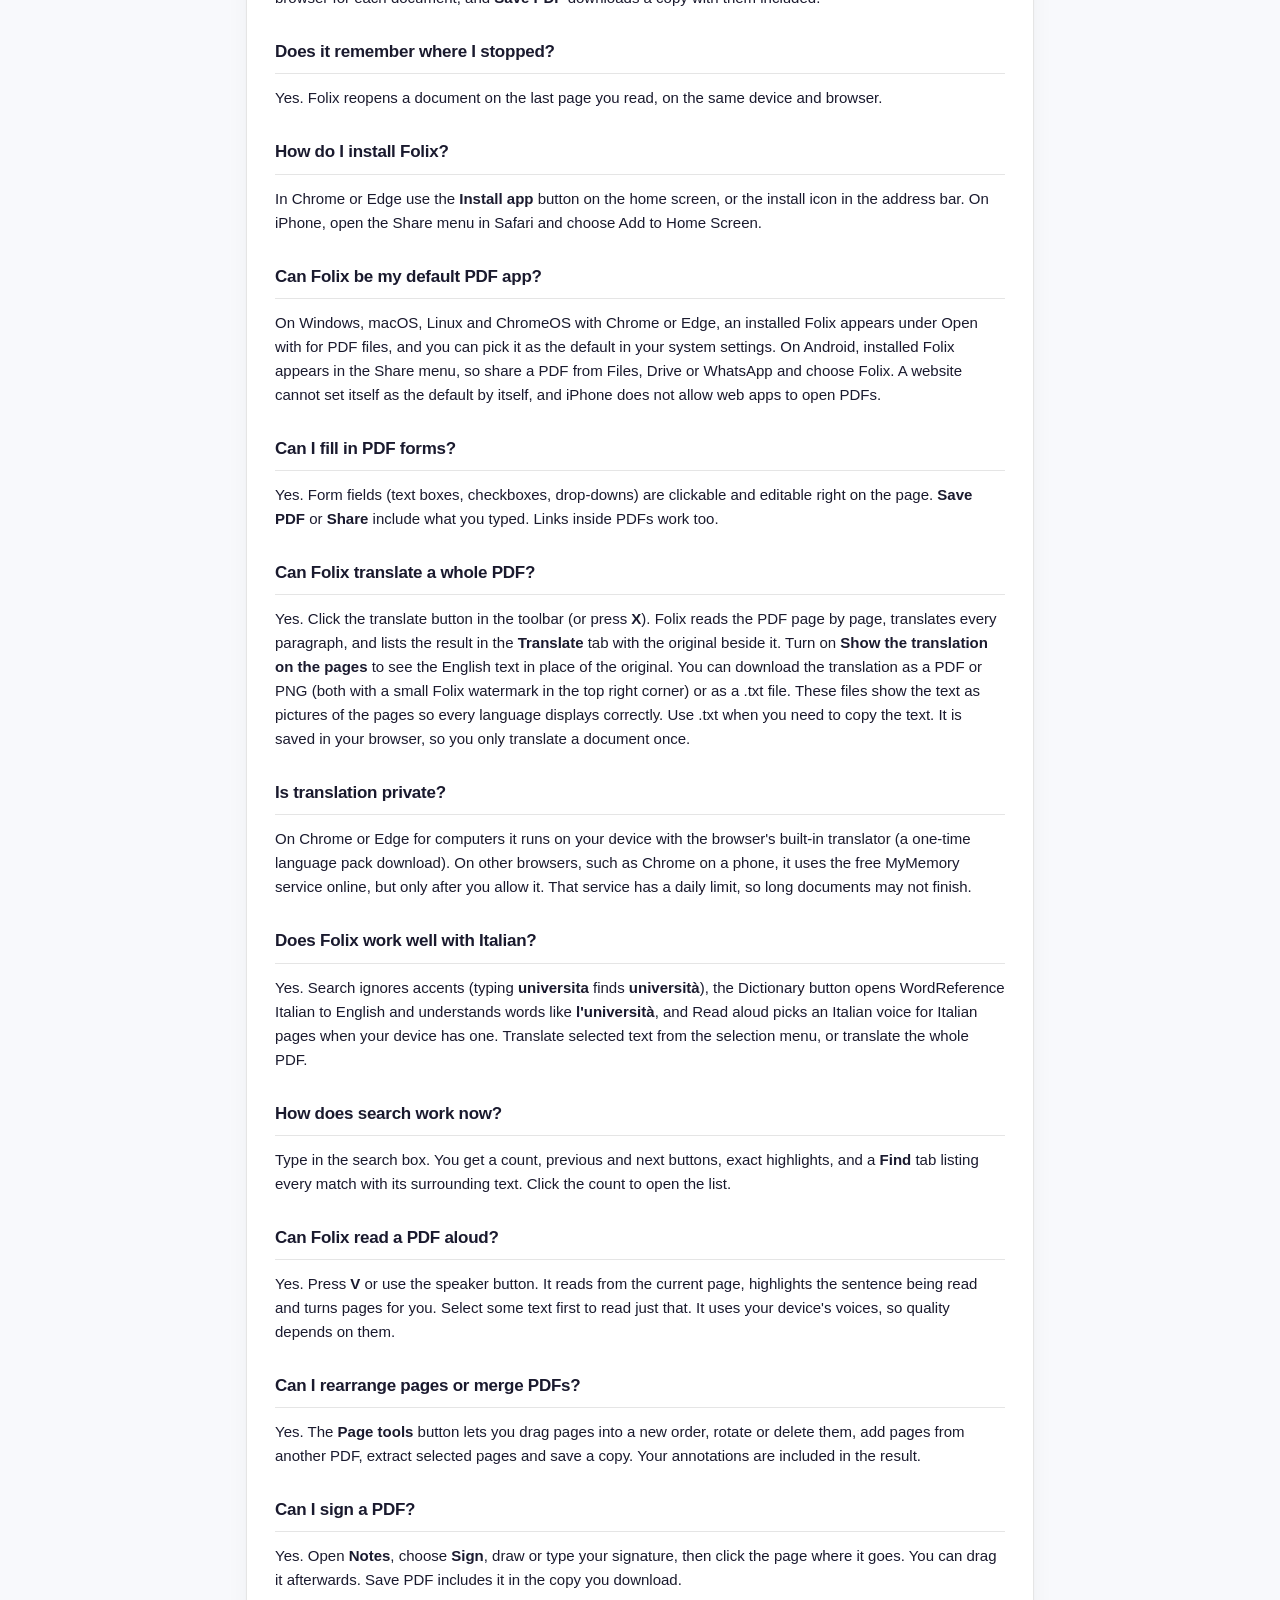
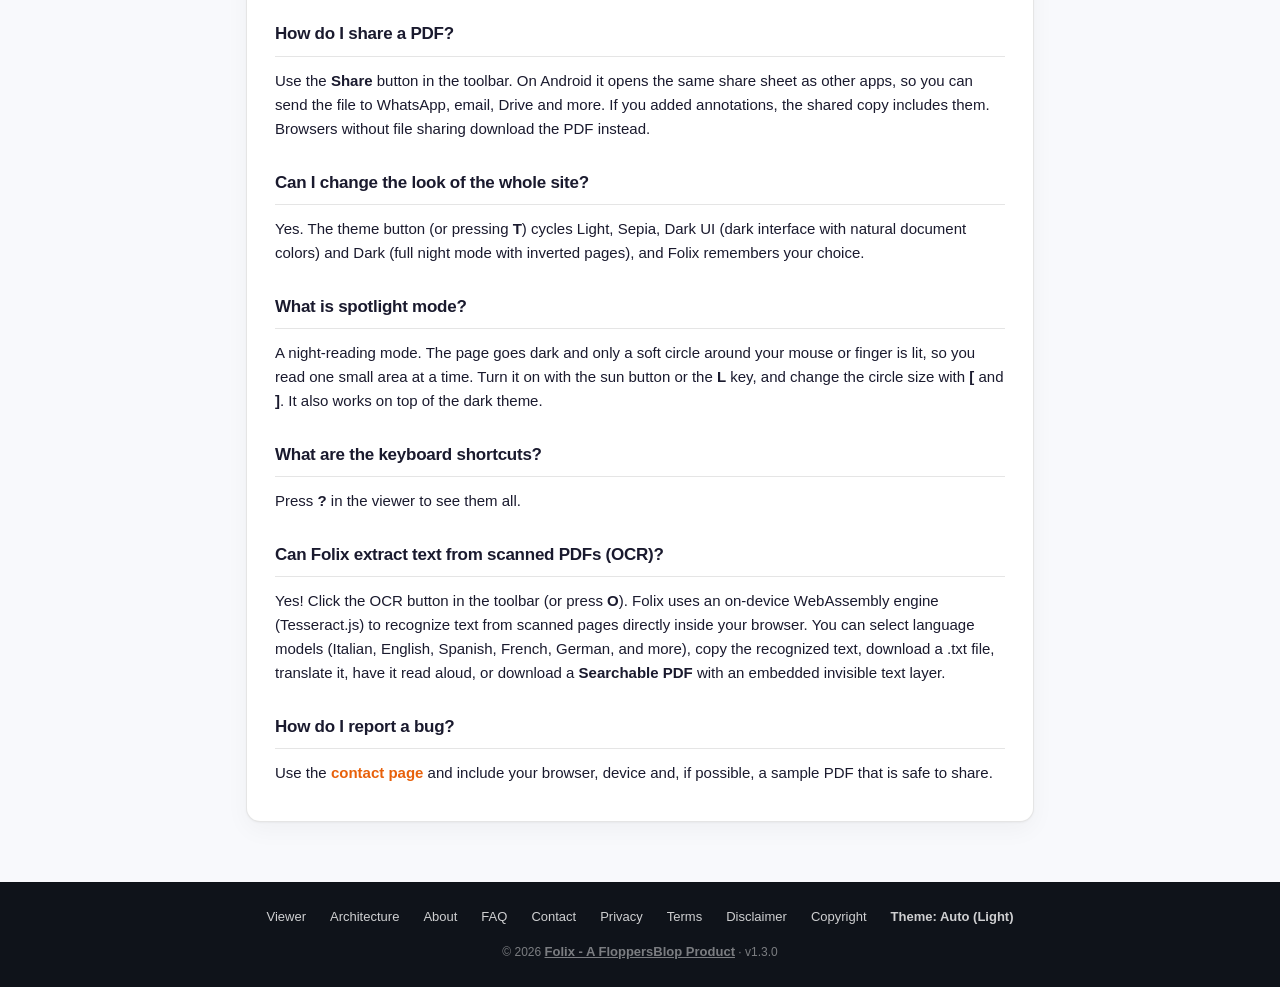
<file: faq.html>
<!DOCTYPE html>
<html lang="en"><head><meta charset="utf-8"><meta http-equiv="Content-Security-Policy" content="default-src 'self'; script-src 'self' 'unsafe-inline' 'wasm-unsafe-eval' 'unsafe-eval' blob:; style-src 'self' 'unsafe-inline'; img-src 'self' data: blob:; font-src 'self' data:; connect-src 'self' https://api.mymemory.translated.net blob:; worker-src 'self' blob:"><meta name="viewport" content="width=device-width, initial-scale=1, viewport-fit=cover">
<title>FAQ - Folix - A FloppersBlop Product</title><meta name="theme-color" content="#e8600a">
<link rel="icon" type="image/png" sizes="32x32" href="assets/favicon-32.png"><link rel="apple-touch-icon" href="assets/apple-touch-icon.png"><link rel="manifest" href="site.webmanifest"><meta name="mobile-web-app-capable" content="yes"><meta name="apple-mobile-web-app-capable" content="yes"><meta name="apple-mobile-web-app-title" content="Folix - A FloppersBlop Product">
<meta name="title" content="Folix - A FloppersBlop Product">
<meta name="description" content="Fast, private, 100% on-device PDF viewer, MS Word-style document creator, vector annotator, password encryptor, and redaction suite. Zero server uploads.">
<meta name="keywords" content="PDF viewer, private PDF, create PDF, MS Word style, on-device OCR, PDF redaction, PDF encryption, FloppersBlop, Yash Arya">
<meta name="author" content="Yash Arya">
<link rel="canonical" href="https://yash29xd.github.io/folix-modern/faq.html">
<meta property="og:type" content="website">
<meta property="og:site_name" content="Folix - A FloppersBlop Product">
<meta property="og:url" content="https://yash29xd.github.io/folix-modern/faq.html">
<meta property="og:title" content="Folix - A FloppersBlop Product">
<meta property="og:description" content="Fast, private, 100% on-device PDF viewer, MS Word-style document creator, vector annotator, password encryptor, and redaction suite. Zero server uploads.">
<meta property="og:image" content="https://yash29xd.github.io/folix-modern/assets/social-preview.png">
<meta property="og:image:secure_url" content="https://yash29xd.github.io/folix-modern/assets/social-preview.png">
<meta property="og:image:type" content="image/png">
<meta property="og:image:width" content="1200">
<meta property="og:image:height" content="630">
<meta property="og:image:alt" content="Folix - A FloppersBlop Product">
<meta name="twitter:card" content="summary_large_image">
<meta name="twitter:url" content="https://yash29xd.github.io/folix-modern/">
<meta name="twitter:title" content="Folix - A FloppersBlop Product">
<meta name="twitter:description" content="Fast, private, 100% on-device PDF viewer, MS Word-style document creator, vector annotator, password encryptor, and redaction suite. Zero server uploads.">
<meta name="twitter:image" content="https://yash29xd.github.io/folix-modern/assets/social-preview.png">

<script>try{var t=localStorage.getItem('folix.theme');if(t==='dark'||t==='dark-ui'||t==='sepia')document.documentElement.dataset.theme=t;else if(localStorage.getItem('folix.dark')==='1')document.documentElement.dataset.theme='dark'}catch(e){}</script>
<link rel="stylesheet" href="styles.css?v=1.3.5"></head>
<body>
<div class="ticker" aria-hidden="true"><div class="tk"><span>Folix - A FloppersBlop Product &middot; Browser-local PDF workspace &middot; Zero server uploads</span></div></div>
<header class="top"><a class="brand" href="index.html"><img src="assets/icon-192.png" alt=""><b>Folix</b> <span class="brand-sub">- A FloppersBlop Product</span></a>
<button type="button" class="thm" data-theme-toggle aria-label="Change theme"><img src="assets/icons/contrast.svg" alt=""></button>
<button class="burger" id="burger" aria-label="Menu" aria-expanded="false"><img src="assets/icons/menu.svg" alt=""></button>
<nav id="nav" aria-label="Main"><a href="index.html">Viewer</a><a href="architecture.html">Architecture</a><a href="about.html">About</a><a href="faq.html" class="active">FAQ</a><a href="contact.html">Contact</a></nav></header>
<main><div class="t"><div class="t-inner"><p class="t-kicker">Folix - A FloppersBlop Product &middot; Answers</p><h1>FAQ</h1></div></div><div class="wrap"><article class="card"><p class="up">Last updated: <span data-cfg="updated"></span></p>
<h2>What is Folix - A FloppersBlop Product?</h2><p><b>Folix - A FloppersBlop Product</b> is a fast, private, 100% on-device PDF viewer, MS Word-style document creator (Word Studio), vector annotator, password encryptor, compressor, and permanent redaction suite built by Yash Arya under FloppersBlop.</p>
<h2>How does Word Studio work?</h2><p>Click <b>Create PDF</b> and choose <b>From Text (MS Word Style)</b>. Word Studio runs 100% in your browser using live A4 pages with automatic multi-page pagination, selection-accurate formatting, tables, hyperlinks, resizable images, and true cursor page breaks. Drafts stay in your browser memory and export to 2x vector-sharp PDFs or open directly in the viewer.</p>
<h2>Can FloppersBlop recover my encrypted PDF password?</h2><p>No. Password protection uses pure client-side RC4 128-bit encryption directly in your browser with zero server communication or key escrow. If you forget your Open or Master password, FloppersBlop cannot recover or decrypt the file.</p>
<h2>How does permanent redaction protect privacy?</h2><p>Unlike simple black-box overlays that leave underlying text selectable, Folix's <b>Redact &amp; Sanitize</b> tool permanently burns solid <code>#000000</code> raster pixels into 2.5x page canvases and irreversibly strips the original text tokens, font descriptors, hidden layers, and search indices from the exported PDF.</p>
<h2>How does client-side PDF compression reduce file sizes, and is it private?</h2><p>Yes, it is 100% private. Pages are rendered locally in browser memory at your chosen DPI (100–200 DPI) and JPEG quality via <code>pdf-lib</code>, with optional metadata stripping—no files are ever sent to an external compression server.</p>
<h2>Is my PDF uploaded anywhere?</h2><p>No. The file is opened locally in your browser and never sent to a server.</p>
<h2>Does it work offline?</h2><p>Yes. After your first visit Folix keeps a copy in your browser and works without internet. Installing it as an app makes that even smoother.</p>
<h2>Can it open password-protected PDFs?</h2><p>Yes. Folix asks for the password when you open the file. Saving annotations into a locked PDF is not supported.</p>
<h2>Why is a very large PDF slow?</h2><p>Complex pages take time to draw. Zooming out or using a desktop browser helps.</p>
<h2>Can I annotate PDFs?</h2><p>Yes. Open <b>Notes</b> for pen, marker, text highlight, sticky notes and an eraser. Annotations are saved in your browser for each document, and <b>Save PDF</b> downloads a copy with them included.</p><h2>Does it remember where I stopped?</h2><p>Yes. Folix reopens a document on the last page you read, on the same device and browser.</p>
<h2>How do I install Folix?</h2><p>In Chrome or Edge use the <b>Install app</b> button on the home screen, or the install icon in the address bar. On iPhone, open the Share menu in Safari and choose Add to Home Screen.</p>
<h2>Can Folix be my default PDF app?</h2><p>On Windows, macOS, Linux and ChromeOS with Chrome or Edge, an installed Folix appears under Open with for PDF files, and you can pick it as the default in your system settings. On Android, installed Folix appears in the Share menu, so share a PDF from Files, Drive or WhatsApp and choose Folix. A website cannot set itself as the default by itself, and iPhone does not allow web apps to open PDFs.</p>
<h2>Can I fill in PDF forms?</h2><p>Yes. Form fields (text boxes, checkboxes, drop-downs) are clickable and editable right on the page. <b>Save PDF</b> or <b>Share</b> include what you typed. Links inside PDFs work too.</p><h2>Can Folix translate a whole PDF?</h2><p>Yes. Click the translate button in the toolbar (or press <b>X</b>). Folix reads the PDF page by page, translates every paragraph, and lists the result in the <b>Translate</b> tab with the original beside it. Turn on <b>Show the translation on the pages</b> to see the English text in place of the original. You can download the translation as a PDF or PNG (both with a small Folix watermark in the top right corner) or as a .txt file. These files show the text as pictures of the pages so every language displays correctly. Use .txt when you need to copy the text. It is saved in your browser, so you only translate a document once.</p><h2>Is translation private?</h2><p>On Chrome or Edge for computers it runs on your device with the browser's built-in translator (a one-time language pack download). On other browsers, such as Chrome on a phone, it uses the free MyMemory service online, but only after you allow it. That service has a daily limit, so long documents may not finish.</p><h2>Does Folix work well with Italian?</h2><p>Yes. Search ignores accents (typing <b>universita</b> finds <b>università</b>), the Dictionary button opens WordReference Italian to English and understands words like <b>l'università</b>, and Read aloud picks an Italian voice for Italian pages when your device has one. Translate selected text from the selection menu, or translate the whole PDF.</p><h2>How does search work now?</h2><p>Type in the search box. You get a count, previous and next buttons, exact highlights, and a <b>Find</b> tab listing every match with its surrounding text. Click the count to open the list.</p><h2>Can Folix read a PDF aloud?</h2><p>Yes. Press <b>V</b> or use the speaker button. It reads from the current page, highlights the sentence being read and turns pages for you. Select some text first to read just that. It uses your device's voices, so quality depends on them.</p><h2>Can I rearrange pages or merge PDFs?</h2><p>Yes. The <b>Page tools</b> button lets you drag pages into a new order, rotate or delete them, add pages from another PDF, extract selected pages and save a copy. Your annotations are included in the result.</p><h2>Can I sign a PDF?</h2><p>Yes. Open <b>Notes</b>, choose <b>Sign</b>, draw or type your signature, then click the page where it goes. You can drag it afterwards. Save PDF includes it in the copy you download.</p>
<h2>How do I share a PDF?</h2><p>Use the <b>Share</b> button in the toolbar. On Android it opens the same share sheet as other apps, so you can send the file to WhatsApp, email, Drive and more. If you added annotations, the shared copy includes them. Browsers without file sharing download the PDF instead.</p><h2>Can I change the look of the whole site?</h2><p>Yes. The theme button (or pressing <b>T</b>) cycles Light, Sepia, Dark UI (dark interface with natural document colors) and Dark (full night mode with inverted pages), and Folix remembers your choice.</p><h2>What is spotlight mode?</h2><p>A night-reading mode. The page goes dark and only a soft circle around your mouse or finger is lit, so you read one small area at a time. Turn it on with the sun button or the <b>L</b> key, and change the circle size with <b>[</b> and <b>]</b>. It also works on top of the dark theme.</p><h2>What are the keyboard shortcuts?</h2><p>Press <b>?</b> in the viewer to see them all.</p>
<h2>Can Folix extract text from scanned PDFs (OCR)?</h2><p>Yes! Click the OCR button in the toolbar (or press <b>O</b>). Folix uses an on-device WebAssembly engine (Tesseract.js) to recognize text from scanned pages directly inside your browser. You can select language models (Italian, English, Spanish, French, German, and more), copy the recognized text, download a .txt file, translate it, have it read aloud, or download a <b>Searchable PDF</b> with an embedded invisible text layer.</p><h2>How do I report a bug?</h2><p>Use the <a href="contact.html">contact page</a> and include your browser, device and, if possible, a sample PDF that is safe to share.</p>
</article></div></main>
<footer><nav class="nav" aria-label="Site"><a href="index.html">Viewer</a><a href="architecture.html">Architecture</a><a href="about.html">About</a><a href="faq.html">FAQ</a><a href="contact.html">Contact</a><a href="privacy.html">Privacy</a><a href="terms.html">Terms</a><a href="disclaimer.html">Disclaimer</a><a href="copyright.html">Copyright</a><button type="button" class="thm-f" data-theme-toggle="text"></button></nav><div>&copy; <span data-cfg="year"></span> <a href="https://yash29xd.github.io/floppersblop/" target="_blank" rel="noopener" style="color:inherit;text-decoration:underline;font-weight:700"><span data-cfg="name"></span></a> &middot; v<span data-cfg="version"></span></div></footer>
<script src="config.js"></script><script src="app.js"></script></body></html>
</file>
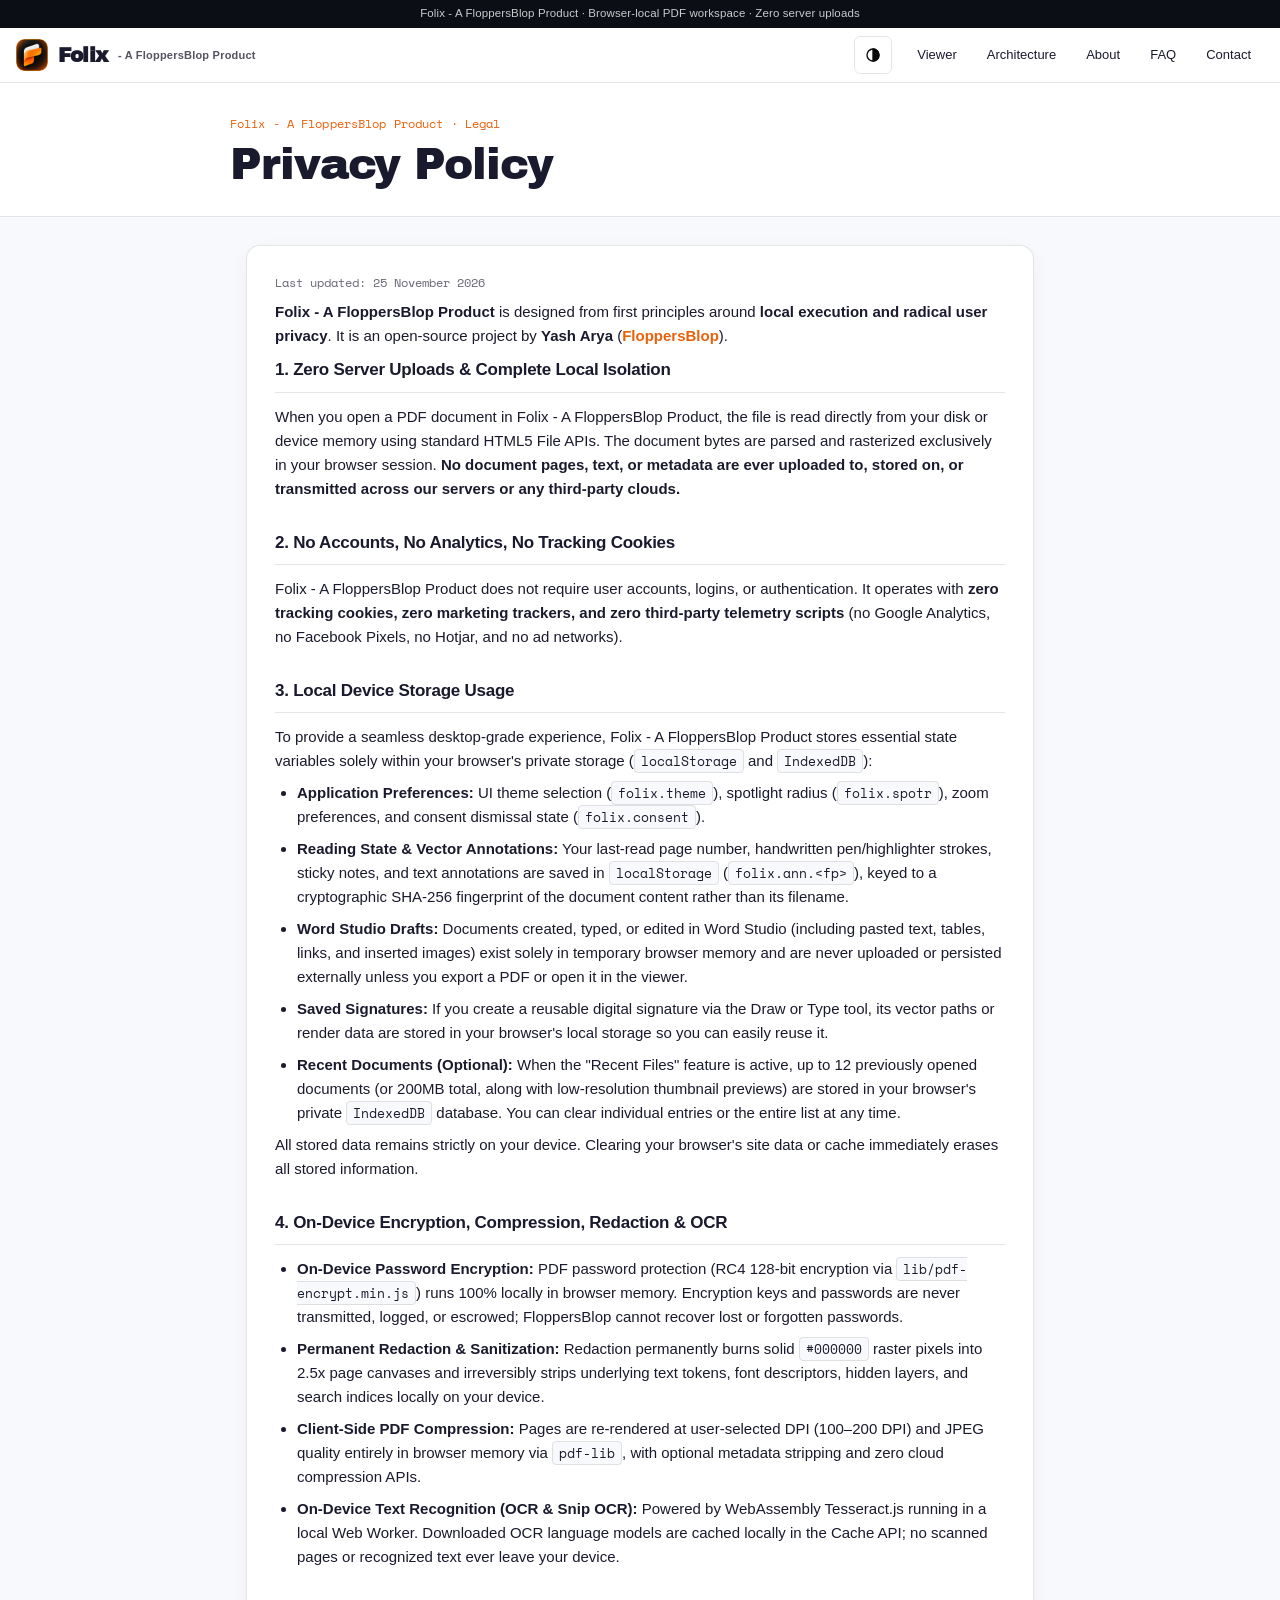
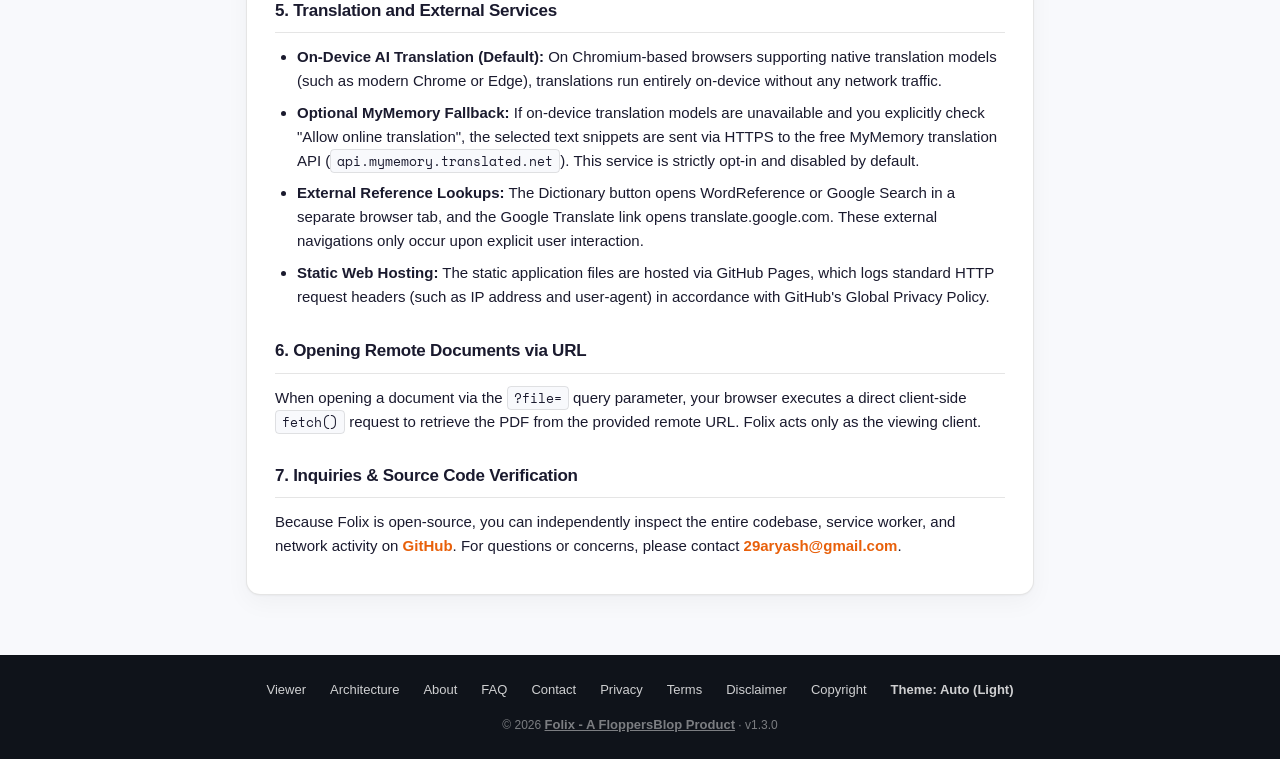
<file: privacy.html>
<!DOCTYPE html>
<html lang="en"><head><meta charset="utf-8"><meta http-equiv="Content-Security-Policy" content="default-src 'self'; script-src 'self' 'unsafe-inline' 'wasm-unsafe-eval' 'unsafe-eval' blob:; style-src 'self' 'unsafe-inline'; img-src 'self' data: blob:; font-src 'self' data:; connect-src 'self' https://api.mymemory.translated.net blob:; worker-src 'self' blob:"><meta name="viewport" content="width=device-width, initial-scale=1, viewport-fit=cover">
<title>Privacy Policy - Folix - A FloppersBlop Product</title><meta name="theme-color" content="#e8600a">
<link rel="icon" type="image/png" sizes="32x32" href="assets/favicon-32.png"><link rel="apple-touch-icon" href="assets/apple-touch-icon.png"><link rel="manifest" href="site.webmanifest"><meta name="mobile-web-app-capable" content="yes"><meta name="apple-mobile-web-app-capable" content="yes"><meta name="apple-mobile-web-app-title" content="Folix - A FloppersBlop Product">
<meta name="title" content="Folix - A FloppersBlop Product">
<meta name="description" content="Fast, private, 100% on-device PDF viewer, MS Word-style document creator, vector annotator, password encryptor, and redaction suite. Zero server uploads.">
<meta name="keywords" content="PDF viewer, private PDF, create PDF, MS Word style, on-device OCR, PDF redaction, PDF encryption, FloppersBlop, Yash Arya">
<meta name="author" content="Yash Arya">
<link rel="canonical" href="https://yash29xd.github.io/folix-modern/privacy.html">
<meta property="og:type" content="website">
<meta property="og:site_name" content="Folix - A FloppersBlop Product">
<meta property="og:url" content="https://yash29xd.github.io/folix-modern/privacy.html">
<meta property="og:title" content="Folix - A FloppersBlop Product">
<meta property="og:description" content="Fast, private, 100% on-device PDF viewer, MS Word-style document creator, vector annotator, password encryptor, and redaction suite. Zero server uploads.">
<meta property="og:image" content="https://yash29xd.github.io/folix-modern/assets/social-preview.png">
<meta property="og:image:secure_url" content="https://yash29xd.github.io/folix-modern/assets/social-preview.png">
<meta property="og:image:type" content="image/png">
<meta property="og:image:width" content="1200">
<meta property="og:image:height" content="630">
<meta property="og:image:alt" content="Folix - A FloppersBlop Product">
<meta name="twitter:card" content="summary_large_image">
<meta name="twitter:url" content="https://yash29xd.github.io/folix-modern/">
<meta name="twitter:title" content="Folix - A FloppersBlop Product">
<meta name="twitter:description" content="Fast, private, 100% on-device PDF viewer, MS Word-style document creator, vector annotator, password encryptor, and redaction suite. Zero server uploads.">
<meta name="twitter:image" content="https://yash29xd.github.io/folix-modern/assets/social-preview.png">

<script>try{var t=localStorage.getItem('folix.theme');if(t==='dark'||t==='dark-ui'||t==='sepia')document.documentElement.dataset.theme=t;else if(localStorage.getItem('folix.dark')==='1')document.documentElement.dataset.theme='dark'}catch(e){}</script>
<link rel="stylesheet" href="styles.css?v=1.3.5"></head>
<body>
<div class="ticker" aria-hidden="true"><div class="tk"><span>Folix - A FloppersBlop Product &middot; Browser-local PDF workspace &middot; Zero server uploads</span></div></div>
<header class="top"><a class="brand" href="index.html"><img src="assets/icon-192.png" alt=""><b>Folix</b> <span class="brand-sub">- A FloppersBlop Product</span></a>
<button type="button" class="thm" data-theme-toggle aria-label="Change theme"><img src="assets/icons/contrast.svg" alt=""></button>
<button class="burger" id="burger" aria-label="Menu" aria-expanded="false"><img src="assets/icons/menu.svg" alt=""></button>
<nav id="nav" aria-label="Main"><a href="index.html">Viewer</a><a href="architecture.html">Architecture</a><a href="about.html">About</a><a href="faq.html">FAQ</a><a href="contact.html">Contact</a></nav></header>
<main><div class="t"><div class="t-inner"><p class="t-kicker">Folix - A FloppersBlop Product &middot; Legal</p><h1>Privacy Policy</h1></div></div><div class="wrap"><article class="card"><p class="up">Last updated: <span data-cfg="updated"></span></p>
<p><b>Folix - A FloppersBlop Product</b> is designed from first principles around <b>local execution and radical user privacy</b>. It is an open-source project by <b>Yash Arya</b> (<a href="https://yash29xd.github.io/floppersblop/" target="_blank" rel="noopener" style="color:var(--o);font-weight:700"><span data-cfg="owner"></span></a>).</p>

<h2>1. Zero Server Uploads &amp; Complete Local Isolation</h2>
<p>When you open a PDF document in Folix - A FloppersBlop Product, the file is read directly from your disk or device memory using standard HTML5 File APIs. The document bytes are parsed and rasterized exclusively in your browser session. <b>No document pages, text, or metadata are ever uploaded to, stored on, or transmitted across our servers or any third-party clouds.</b></p>

<h2>2. No Accounts, No Analytics, No Tracking Cookies</h2>
<p>Folix - A FloppersBlop Product does not require user accounts, logins, or authentication. It operates with <b>zero tracking cookies, zero marketing trackers, and zero third-party telemetry scripts</b> (no Google Analytics, no Facebook Pixels, no Hotjar, and no ad networks).</p>

<h2>3. Local Device Storage Usage</h2>
<p>To provide a seamless desktop-grade experience, Folix - A FloppersBlop Product stores essential state variables solely within your browser's private storage (<code>localStorage</code> and <code>IndexedDB</code>):</p>
<ul>
  <li><b>Application Preferences:</b> UI theme selection (<code>folix.theme</code>), spotlight radius (<code>folix.spotr</code>), zoom preferences, and consent dismissal state (<code>folix.consent</code>).</li>
  <li><b>Reading State &amp; Vector Annotations:</b> Your last-read page number, handwritten pen/highlighter strokes, sticky notes, and text annotations are saved in <code>localStorage</code> (<code>folix.ann.&lt;fp&gt;</code>), keyed to a cryptographic SHA-256 fingerprint of the document content rather than its filename.</li>
  <li><b>Word Studio Drafts:</b> Documents created, typed, or edited in Word Studio (including pasted text, tables, links, and inserted images) exist solely in temporary browser memory and are never uploaded or persisted externally unless you export a PDF or open it in the viewer.</li>
  <li><b>Saved Signatures:</b> If you create a reusable digital signature via the Draw or Type tool, its vector paths or render data are stored in your browser's local storage so you can easily reuse it.</li>
  <li><b>Recent Documents (Optional):</b> When the "Recent Files" feature is active, up to 12 previously opened documents (or 200MB total, along with low-resolution thumbnail previews) are stored in your browser's private <code>IndexedDB</code> database. You can clear individual entries or the entire list at any time.</li>
</ul>
<p>All stored data remains strictly on your device. Clearing your browser's site data or cache immediately erases all stored information.</p>

<h2>4. On-Device Encryption, Compression, Redaction &amp; OCR</h2>
<ul>
  <li><b>On-Device Password Encryption:</b> PDF password protection (RC4 128-bit encryption via <code>lib/pdf-encrypt.min.js</code>) runs 100% locally in browser memory. Encryption keys and passwords are never transmitted, logged, or escrowed; FloppersBlop cannot recover lost or forgotten passwords.</li>
  <li><b>Permanent Redaction &amp; Sanitization:</b> Redaction permanently burns solid <code>#000000</code> raster pixels into 2.5x page canvases and irreversibly strips underlying text tokens, font descriptors, hidden layers, and search indices locally on your device.</li>
  <li><b>Client-Side PDF Compression:</b> Pages are re-rendered at user-selected DPI (100–200 DPI) and JPEG quality entirely in browser memory via <code>pdf-lib</code>, with optional metadata stripping and zero cloud compression APIs.</li>
  <li><b>On-Device Text Recognition (OCR &amp; Snip OCR):</b> Powered by WebAssembly Tesseract.js running in a local Web Worker. Downloaded OCR language models are cached locally in the Cache API; no scanned pages or recognized text ever leave your device.</li>
</ul>

<h2>5. Translation and External Services</h2>
<ul>
  <li><b>On-Device AI Translation (Default):</b> On Chromium-based browsers supporting native translation models (such as modern Chrome or Edge), translations run entirely on-device without any network traffic.</li>
  <li><b>Optional MyMemory Fallback:</b> If on-device translation models are unavailable and you explicitly check "Allow online translation", the selected text snippets are sent via HTTPS to the free MyMemory translation API (<code>api.mymemory.translated.net</code>). This service is strictly opt-in and disabled by default.</li>
  <li><b>External Reference Lookups:</b> The Dictionary button opens WordReference or Google Search in a separate browser tab, and the Google Translate link opens translate.google.com. These external navigations only occur upon explicit user interaction.</li>
  <li><b>Static Web Hosting:</b> The static application files are hosted via GitHub Pages, which logs standard HTTP request headers (such as IP address and user-agent) in accordance with GitHub's Global Privacy Policy.</li>
</ul>

<h2>6. Opening Remote Documents via URL</h2>
<p>When opening a document via the <code>?file=</code> query parameter, your browser executes a direct client-side <code>fetch()</code> request to retrieve the PDF from the provided remote URL. Folix acts only as the viewing client.</p>

<h2>7. Inquiries &amp; Source Code Verification</h2>
<p>Because Folix is open-source, you can independently inspect the entire codebase, service worker, and network activity on <a href="https://github.com/Yash29xd/folix-modern" target="_blank" rel="noopener">GitHub</a>. For questions or concerns, please contact <a data-mail href="#"><span data-cfg="email"></span></a>.</p>
</article></div></main>
<footer><nav class="nav" aria-label="Site"><a href="index.html">Viewer</a><a href="architecture.html">Architecture</a><a href="about.html">About</a><a href="faq.html">FAQ</a><a href="contact.html">Contact</a><a href="privacy.html">Privacy</a><a href="terms.html">Terms</a><a href="disclaimer.html">Disclaimer</a><a href="copyright.html">Copyright</a><button type="button" class="thm-f" data-theme-toggle="text"></button></nav><div>&copy; <span data-cfg="year"></span> <a href="https://yash29xd.github.io/floppersblop/" target="_blank" rel="noopener" style="color:inherit;text-decoration:underline;font-weight:700"><span data-cfg="name"></span></a> &middot; v<span data-cfg="version"></span></div></footer>
<script src="config.js"></script><script src="app.js"></script></body></html>
</file>
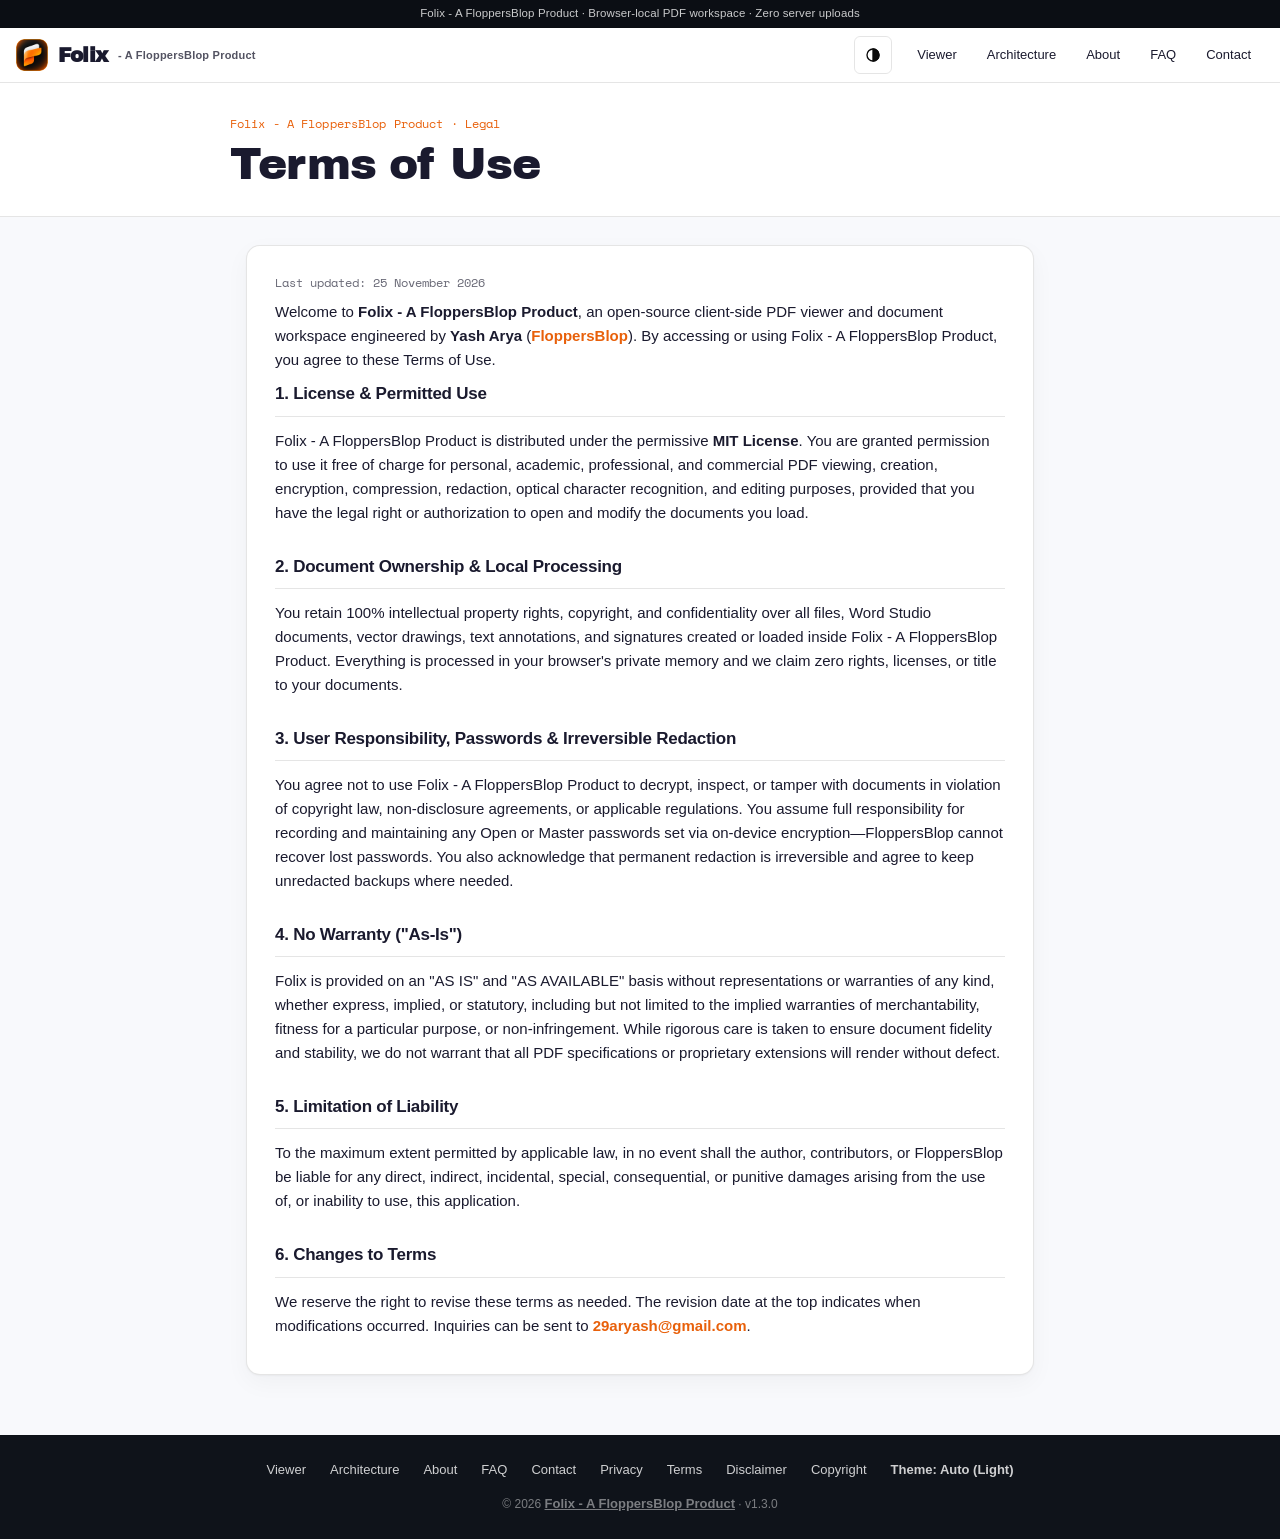
<file: terms.html>
<!DOCTYPE html>
<html lang="en"><head><meta charset="utf-8"><meta http-equiv="Content-Security-Policy" content="default-src 'self'; script-src 'self' 'unsafe-inline' 'wasm-unsafe-eval' 'unsafe-eval' blob:; style-src 'self' 'unsafe-inline'; img-src 'self' data: blob:; font-src 'self' data:; connect-src 'self' https://api.mymemory.translated.net blob:; worker-src 'self' blob:"><meta name="viewport" content="width=device-width, initial-scale=1, viewport-fit=cover">
<title>Terms of Use - Folix - A FloppersBlop Product</title><meta name="theme-color" content="#e8600a">
<link rel="icon" type="image/png" sizes="32x32" href="assets/favicon-32.png"><link rel="apple-touch-icon" href="assets/apple-touch-icon.png"><link rel="manifest" href="site.webmanifest"><meta name="mobile-web-app-capable" content="yes"><meta name="apple-mobile-web-app-capable" content="yes"><meta name="apple-mobile-web-app-title" content="Folix - A FloppersBlop Product">
<meta name="title" content="Folix - A FloppersBlop Product">
<meta name="description" content="Fast, private, 100% on-device PDF viewer, MS Word-style document creator, vector annotator, password encryptor, and redaction suite. Zero server uploads.">
<meta name="keywords" content="PDF viewer, private PDF, create PDF, MS Word style, on-device OCR, PDF redaction, PDF encryption, FloppersBlop, Yash Arya">
<meta name="author" content="Yash Arya">
<link rel="canonical" href="https://yash29xd.github.io/folix-modern/terms.html">
<meta property="og:type" content="website">
<meta property="og:site_name" content="Folix - A FloppersBlop Product">
<meta property="og:url" content="https://yash29xd.github.io/folix-modern/terms.html">
<meta property="og:title" content="Folix - A FloppersBlop Product">
<meta property="og:description" content="Fast, private, 100% on-device PDF viewer, MS Word-style document creator, vector annotator, password encryptor, and redaction suite. Zero server uploads.">
<meta property="og:image" content="https://yash29xd.github.io/folix-modern/assets/social-preview.png">
<meta property="og:image:secure_url" content="https://yash29xd.github.io/folix-modern/assets/social-preview.png">
<meta property="og:image:type" content="image/png">
<meta property="og:image:width" content="1200">
<meta property="og:image:height" content="630">
<meta property="og:image:alt" content="Folix - A FloppersBlop Product">
<meta name="twitter:card" content="summary_large_image">
<meta name="twitter:url" content="https://yash29xd.github.io/folix-modern/">
<meta name="twitter:title" content="Folix - A FloppersBlop Product">
<meta name="twitter:description" content="Fast, private, 100% on-device PDF viewer, MS Word-style document creator, vector annotator, password encryptor, and redaction suite. Zero server uploads.">
<meta name="twitter:image" content="https://yash29xd.github.io/folix-modern/assets/social-preview.png">

<script>try{var t=localStorage.getItem('folix.theme');if(t==='dark'||t==='dark-ui'||t==='sepia')document.documentElement.dataset.theme=t;else if(localStorage.getItem('folix.dark')==='1')document.documentElement.dataset.theme='dark'}catch(e){}</script>
<link rel="stylesheet" href="styles.css?v=1.3.5"></head>
<body>
<div class="ticker" aria-hidden="true"><div class="tk"><span>Folix - A FloppersBlop Product &middot; Browser-local PDF workspace &middot; Zero server uploads</span></div></div>
<header class="top"><a class="brand" href="index.html"><img src="assets/icon-192.png" alt=""><b>Folix</b> <span class="brand-sub">- A FloppersBlop Product</span></a>
<button type="button" class="thm" data-theme-toggle aria-label="Change theme"><img src="assets/icons/contrast.svg" alt=""></button>
<button class="burger" id="burger" aria-label="Menu" aria-expanded="false"><img src="assets/icons/menu.svg" alt=""></button>
<nav id="nav" aria-label="Main"><a href="index.html">Viewer</a><a href="architecture.html">Architecture</a><a href="about.html">About</a><a href="faq.html">FAQ</a><a href="contact.html">Contact</a></nav></header>
<main><div class="t"><div class="t-inner"><p class="t-kicker">Folix - A FloppersBlop Product &middot; Legal</p><h1>Terms of Use</h1></div></div><div class="wrap"><article class="card"><p class="up">Last updated: <span data-cfg="updated"></span></p>
<p>Welcome to <b>Folix - A FloppersBlop Product</b>, an open-source client-side PDF viewer and document workspace engineered by <b>Yash Arya</b> (<a href="https://yash29xd.github.io/floppersblop/" target="_blank" rel="noopener" style="color:var(--o);font-weight:700"><span data-cfg="owner"></span></a>). By accessing or using Folix - A FloppersBlop Product, you agree to these Terms of Use.</p>

<h2>1. License &amp; Permitted Use</h2>
<p>Folix - A FloppersBlop Product is distributed under the permissive <b>MIT License</b>. You are granted permission to use it free of charge for personal, academic, professional, and commercial PDF viewing, creation, encryption, compression, redaction, optical character recognition, and editing purposes, provided that you have the legal right or authorization to open and modify the documents you load.</p>

<h2>2. Document Ownership &amp; Local Processing</h2>
<p>You retain 100% intellectual property rights, copyright, and confidentiality over all files, Word Studio documents, vector drawings, text annotations, and signatures created or loaded inside Folix - A FloppersBlop Product. Everything is processed in your browser's private memory and we claim zero rights, licenses, or title to your documents.</p>

<h2>3. User Responsibility, Passwords &amp; Irreversible Redaction</h2>
<p>You agree not to use Folix - A FloppersBlop Product to decrypt, inspect, or tamper with documents in violation of copyright law, non-disclosure agreements, or applicable regulations. You assume full responsibility for recording and maintaining any Open or Master passwords set via on-device encryption—FloppersBlop cannot recover lost passwords. You also acknowledge that permanent redaction is irreversible and agree to keep unredacted backups where needed.</p>

<h2>4. No Warranty ("As-Is")</h2>
<p>Folix is provided on an "AS IS" and "AS AVAILABLE" basis without representations or warranties of any kind, whether express, implied, or statutory, including but not limited to the implied warranties of merchantability, fitness for a particular purpose, or non-infringement. While rigorous care is taken to ensure document fidelity and stability, we do not warrant that all PDF specifications or proprietary extensions will render without defect.</p>

<h2>5. Limitation of Liability</h2>
<p>To the maximum extent permitted by applicable law, in no event shall the author, contributors, or <span data-cfg="owner"></span> be liable for any direct, indirect, incidental, special, consequential, or punitive damages arising from the use of, or inability to use, this application.</p>

<h2>6. Changes to Terms</h2>
<p>We reserve the right to revise these terms as needed. The revision date at the top indicates when modifications occurred. Inquiries can be sent to <a data-mail href="#"><span data-cfg="email"></span></a>.</p>
</article></div></main>
<footer><nav class="nav" aria-label="Site"><a href="index.html">Viewer</a><a href="architecture.html">Architecture</a><a href="about.html">About</a><a href="faq.html">FAQ</a><a href="contact.html">Contact</a><a href="privacy.html">Privacy</a><a href="terms.html">Terms</a><a href="disclaimer.html">Disclaimer</a><a href="copyright.html">Copyright</a><button type="button" class="thm-f" data-theme-toggle="text"></button></nav><div>&copy; <span data-cfg="year"></span> <a href="https://yash29xd.github.io/floppersblop/" target="_blank" rel="noopener" style="color:inherit;text-decoration:underline;font-weight:700"><span data-cfg="name"></span></a> &middot; v<span data-cfg="version"></span></div></footer>
<script src="config.js"></script><script src="app.js"></script></body></html>
</file>
<file: styles.css>
/**
 * @file styles.css
 * @description Master Stylesheet for Folix Modern PDF Viewer.
 *
 * Design System & Architecture:
 * - Clean, Modern UI: Soft shadows, rounded corners, refined color palette,
 *   system sans-serif typography, and generous whitespace.
 * - Tri-Theme Token Architecture:
 *   - Light (default): Clean white surfaces, subtle gray borders, soft blue-gray shadows,
 *     refined orange accent (#e8600a), warm neutrals.
 *   - Sepia: Warm parchment tones, muted amber accents, comfortable reading palette.
 *   - Dark: Modern dark surfaces (#0a0a0c background, #131316 cards, #101014 header/bars),
 *     subtle borders, muted orange accents, and crisp readable typography.
 * - Layout & Component Modules:
 *   1. Web Font Declarations (Archivo Black for branding, System Sans-Serif for body, Dancing Script for signatures)
 *   2. Base Reset, Root Variables & Global Element Rules
 *   3. Marquee Ticker, Header Bar & Site Navigation
 *   4. Main Viewer Toolbar & Adaptive Responsive Buttons
 *   5. Virtual Page Display Area & PDF Canvas Text Layers
 *   6. Sidebar, Navigation Tabs, Lazy Thumbnails & Outline Tree
 *   7. SVG Annotation Overlays (Ink, Highlighting, Notes, Textboxes, Signatures)
 *   8. Modal Dialogs (Password, Shortcuts Help, Notes Form, Signature Pad, Page Tools)
 *   9. Spotlight Night Reading Mode & Dimmer Overlay
 *   10. Search Custom Highlights & Find Tab Results
 *   11. Text-to-Speech (TTS) Floating Controller Bar
 *   12. Multi-Page Tools Grid & Drag-and-Drop Cards
 *   13. Document & Selection Translation Layers
 *   14. Print Optimization Media Queries (@media print)
 */

/* ===== WEB FONTS ===== */
@font-face{font-family:"Archivo Black";src:url(assets/fonts/archivo-black-latin-400-normal.woff2) format("woff2");font-weight:400;font-display:swap}
@font-face{font-family:"Space Mono";src:url(assets/fonts/space-mono-latin-400-normal.woff2) format("woff2");font-weight:400;font-display:swap}
@font-face{font-family:"Space Mono";src:url(assets/fonts/space-mono-latin-700-normal.woff2) format("woff2");font-weight:700;font-display:swap}
@font-face{font-family:"Dancing Script";src:url(assets/fonts/dancing-script-latin-600-normal.woff2) format("woff2");font-weight:600;font-display:swap}

/* ===== ROOT TOKENS & RESET ===== */
:root{
  --bd:rgba(0,0,0,.1);--sd:rgba(0,0,0,.06);
  --bw4:1px;--bw3:1px;--bw2:1px;
  --ink:#1a1a2e;--paper:#f8f9fc;
  --o:#e8600a;--y:#fff7ed;--l:#e8f5e9;
  --blk:#11141d;--yb:#e8600a;--lb:#2e7d32;--ob:#e8600a;
  --w:#ffffff;--cream:#f8f9fc;
  --s1:var(--paper);
  --b:1px solid var(--bd);
  --sh:0 1px 3px rgba(0,0,0,.06),0 4px 12px rgba(0,0,0,.04);
  --radius:10px;--radius-sm:8px;--radius-xs:6px;
  --font-body:-apple-system,BlinkMacSystemFont,"Segoe UI",Roboto,"Helvetica Neue",Arial,sans-serif;
  --font-heading:"Archivo Black",system-ui,sans-serif;
  --font-mono:"Space Mono",ui-monospace,SFMono-Regular,Menlo,monospace;
  --ease-out-quint:cubic-bezier(.22,1,.36,1);
  --transition:color .16s var(--ease-out-quint),background-color .16s var(--ease-out-quint),border-color .16s var(--ease-out-quint),opacity .16s var(--ease-out-quint),transform .16s var(--ease-out-quint);

  /* Semantic Theme Tokens */
  --bg-footer:#0f131a;
  --fg-footer:rgba(255,255,255,.8);
  --fg-footer-muted:rgba(255,255,255,.45);
  --bg-ticker:#0b0e14;
  --fg-ticker:rgba(255,255,255,.78);
  --text-muted:rgba(26,26,46,.66);
  --hero-card-bg:#ffffff;
  --card-bg:#ffffff;
  --grid-rule:rgba(26,26,46,.055);
}
*{box-sizing:border-box;margin:0}
html{scroll-behavior:smooth;background:var(--paper)}
body{background:var(--paper);color:var(--ink);font:15px/1.6 var(--font-body);min-height:100vh;min-height:100dvh;display:flex;flex-direction:column;-webkit-font-smoothing:antialiased;-moz-osx-font-smoothing:grayscale}
::selection{background:rgba(232,96,10,.25);color:var(--ink)}
.brand{font-family:var(--font-heading);letter-spacing:-.01em}
h1,h2,h3,.btn,.tile{font-family:var(--font-body);font-weight:600;letter-spacing:-.015em}
.tk,#nav a,footer a{font-family:var(--font-body);font-weight:500}

/* ===== QUIET STATUS STRIP ===== */
.ticker{background:var(--bg-ticker);color:var(--fg-ticker);border-bottom:1px solid var(--bd);height:28px;display:flex;align-items:center;justify-content:center;padding:0 12px;overflow:hidden}
.tk{display:block;max-width:100%;font-size:11.5px;letter-spacing:.01em;white-space:nowrap;overflow:hidden;text-overflow:ellipsis;text-align:center}
.tk span{padding-right:0}

/* ===== HEADER ===== */
.top{position:relative;display:flex;align-items:center;justify-content:space-between;gap:12px;padding:10px 20px;padding-top:calc(10px + env(safe-area-inset-top));background:var(--w);border-bottom:1px solid var(--bd);z-index:20;backdrop-filter:blur(12px);-webkit-backdrop-filter:blur(12px)}
.brand{display:flex;align-items:center;gap:10px;color:var(--ink);text-decoration:none;font-size:22px;line-height:1;letter-spacing:-.02em}
.brand-sub{font-family:var(--font-body);font-size:11px;font-weight:600;letter-spacing:.02em;opacity:.75;white-space:nowrap}
.brand img{width:36px;height:36px;border:none;border-radius:10px;background:transparent;box-shadow:none}
#nav{display:flex;align-items:center;gap:4px}
#nav .nav-section-title,#nav .nav-grid,#nav .nav-sub-btn,#nav a[href*="privacy"],#nav a[href*="terms"]{display:none}
#nav .nav-links{display:flex;gap:4px}
#nav a{padding:7px 12px;border:1px solid transparent;background:transparent;color:var(--ink);text-decoration:none;font-size:13px;border-radius:var(--radius-sm);box-shadow:none;transition:var(--transition);text-transform:none;font-weight:500}
#nav a:hover{background:var(--y);color:var(--o)}
#nav a.active{background:var(--y);color:var(--o);border-color:rgba(232,96,10,.25);font-weight:600}
#nav a:active{transform:scale(.97)}
.burger{display:none;width:40px;height:40px;padding:0;border:1px solid var(--bd);background:var(--w);box-shadow:none;cursor:pointer;align-items:center;justify-content:center;border-radius:var(--radius-sm)}
.burger img{width:22px;height:22px}

/* ===== BUTTONS — global ===== */
button,.btn{border:1px solid var(--bd);background:var(--w);color:var(--ink);box-shadow:none;min-width:36px;height:36px;padding:0 12px;font:inherit;font-weight:500;cursor:pointer;display:inline-flex;gap:6px;align-items:center;justify-content:center;text-decoration:none;border-radius:var(--radius-xs);transition:var(--transition)}
button:hover,.btn:hover{background:var(--y);border-color:rgba(232,96,10,.25)}
button:active,.btn:active{transform:scale(.97)}
button:disabled{opacity:.45;box-shadow:none;cursor:default;transform:none}
button:focus-visible,.btn:focus-visible,input:focus-visible,a:focus-visible{outline:2px solid var(--o);outline-offset:2px;background:var(--y)}
button:not(.rc):not(.studio-card):not(.utility-item):not(.sd-preview-link) img,.btn:not(.rc) img,button svg.ic,.btn svg.ic,.menu-dropdown svg,.nav-btn svg,.theme-opt-icon svg{width:16px!important;height:16px!important;min-width:16px!important;max-width:16px!important;min-height:16px!important;max-height:16px!important;flex-shrink:0!important;pointer-events:none}
.pri{background:var(--o);color:#fff;border-color:var(--o);font-size:14px;font-weight:600}
.pri:hover{background:#d35400;border-color:#d35400}

/* ===== TOOLBAR ===== */
.bar{display:flex;gap:6px;align-items:center;padding:6px 16px;background:var(--w);border-bottom:1px solid var(--bd);overflow-x:auto;scrollbar-width:none}
.bar::-webkit-scrollbar{display:none}
.bar>*{flex:none}
.grp{display:flex;gap:2px;align-items:center;border:1px solid var(--bd);background:var(--paper);padding:2px;border-radius:var(--radius-sm);box-shadow:none}
.grp button{box-shadow:none;border:1px solid transparent;background:transparent;height:28px;min-width:28px;padding:0 6px;border-radius:var(--radius-xs);font-size:12px}
.grp button:hover:not(:disabled){background:var(--w);border-color:var(--bd)}
.grp button:active{transform:scale(.96)}
input[type=number],input[type=search]{background:var(--w);color:var(--ink);border:1px solid var(--bd);height:28px;padding:0 8px;font:inherit;font-size:12.5px;font-weight:500;border-radius:var(--radius-xs)}
#pg{width:48px;text-align:center;font-variant-numeric:tabular-nums}
#q{width:168px}
#zl,#tot{font-family:var(--font-mono);font-size:11.5px;font-weight:600;min-width:38px;text-align:center;font-variant-numeric:tabular-nums;color:var(--text-muted)}
#g-search{background:var(--w);padding:2px 4px 2px 8px;gap:2px}
#g-search img{margin:0 2px;pointer-events:none;flex-shrink:0}
#g-search #q{border:none!important;background:transparent!important;box-shadow:none!important;height:28px!important;padding:0 6px!important;width:160px;outline:none!important}
#g-search:focus-within{border-color:var(--o);box-shadow:0 0 0 2px rgba(232,96,10,.14)}
#cnt:empty{display:none!important}
#cnt:not(:empty){display:inline-flex!important;align-items:center;justify-content:center;font-family:var(--font-mono);font-size:11px;font-weight:700;color:var(--text-muted);padding:0 6px;min-width:0;cursor:pointer}

/* ===== MAIN VIEWER ===== */
main#main{flex:1;min-height:0;overflow:auto;position:relative;background:var(--paper);-webkit-overflow-scrolling:touch}
#pages{display:flex;flex-direction:column;align-items:center;align-items:safe center;gap:24px;padding:28px 16px 64px}
.page{position:relative;background:#fff;outline:none;border:1px solid var(--bd);box-shadow:0 2px 10px rgba(0,0,0,.07),0 12px 32px rgba(0,0,0,.05);flex:none;max-width:none;border-radius:4px}
.page canvas{display:block}
.textLayer{position:absolute;inset:0;overflow:hidden;line-height:1;z-index:2;user-select:text;-webkit-user-select:text;transform-origin:0 0}
.textLayer span,.textLayer br{position:absolute;color:transparent;white-space:pre;cursor:text;transform-origin:0 0;user-select:text;-webkit-user-select:text}
.textLayer .markedContent{top:0;height:0}
.textLayer ::selection{background:rgba(232,96,10,.25);color:transparent}
.textLayer span.hit{background:rgba(255,214,10,.65);outline:1px solid rgba(0,0,0,.15);border-radius:2px}
#empty{position:relative;min-height:100%;box-sizing:border-box;padding:28px 20px 0;display:flex;flex-direction:column;gap:28px;overflow-x:clip;isolation:isolate}
#empty>*:not(.fx-dotfield){position:relative;z-index:1}
#empty.drag .hero{background:var(--l);transform:scale(1.005)}
@keyframes pop{from{transform:translateY(12px);opacity:0}}

/* ===== FOOTER ===== */
body:not(.app){min-height:100vh;min-height:100dvh;display:flex;flex-direction:column}
body:not(.app) footer{margin-top:auto}
footer{background:var(--bg-footer);color:var(--fg-footer);border-top:1px solid var(--bd);padding:24px 20px calc(24px + env(safe-area-inset-bottom));display:grid;gap:14px;font-size:12px;margin-top:auto}
footer .nav{display:grid;grid-template-columns:repeat(4,auto);gap:8px 18px;justify-content:center}
footer a{color:var(--fg-footer);text-decoration:none;font-size:13px;transition:var(--transition)}
footer a:hover{color:#fff;background:transparent}
footer div{text-align:center;color:var(--fg-footer-muted)}
#empty footer{margin:auto -20px 0}
@media(max-width:560px){#empty footer{margin:auto -12px 0}}

/* ===== STATIC PAGE TITLES & CARDS ===== */
.t{background:var(--w);border-bottom:1px solid var(--bd);padding:32px 20px 28px}
.t-inner{max-width:820px;margin:0 auto}
.t-kicker{font-family:var(--font-mono);font-size:11.5px;color:var(--o);margin:0 0 8px;letter-spacing:.01em}
.t h1{max-width:820px;margin:0 auto;font-family:var(--font-heading);font-weight:400;font-size:clamp(28px,4.5vw,44px);line-height:1.06;letter-spacing:-.025em;color:var(--ink)}
.wrap{max-width:820px;width:100%;margin:0 auto;padding:28px 16px 60px}
.card{background:var(--card-bg);border:1px solid var(--bd);box-shadow:0 1px 2px rgba(0,0,0,.04),0 8px 24px rgba(0,0,0,.04);padding:28px;border-radius:14px}
.card h2{display:block;background:transparent;color:var(--ink);padding:0 0 8px;margin:28px 0 12px;font-size:17px;font-weight:600;border-bottom:1px solid var(--bd);border-radius:0;letter-spacing:-.015em}
.card h2:first-of-type{margin-top:0}
.card p,.card li{margin-bottom:8px}
.card ul{padding-left:22px}
.card a{color:var(--o);font-weight:600;background:transparent;text-decoration:none;padding:0;transition:var(--transition)}
.card a:hover{color:#d35400;text-decoration:underline}
.card code{background:var(--paper);border:1px solid var(--bd);padding:1px 6px;border-radius:4px;font-family:var(--font-mono);font-size:.88em}
.up{font-family:var(--font-mono);font-size:11.5px;margin-bottom:18px;font-weight:500;color:var(--text-muted)}

/* ===== TOAST ===== */
#msg{position:fixed;left:50%;bottom:calc(36px + env(safe-area-inset-bottom));transform:translateX(-50%);background:rgba(15,19,26,.92);-webkit-backdrop-filter:blur(10px);backdrop-filter:blur(10px);color:#fff;border:1px solid rgba(255,255,255,.12);border-radius:999px;padding:9px 20px;display:none;z-index:50;font-size:13px;font-weight:600;box-shadow:0 8px 28px rgba(0,0,0,.28)}
.hide{display:none!important}

/* ===== RESPONSIVE ===== */
@media(max-width:960px){
 .menu-bar{display:none!important}
 .top-left{gap:0}
 .burger{display:inline-flex!important;width:38px;height:38px}
 .thm{width:38px;height:38px}
 .top{padding:8px 14px;padding-top:calc(8px + env(safe-area-inset-top));gap:8px}
 .top-left{flex:1;min-width:0}
 .top-right{flex:none;display:flex;align-items:center;gap:8px}
 .brand{font-size:19px;gap:8px}
 .brand img{width:30px;height:30px}

 /* Mobile / Tablet Hamburger Navigation Drawer */
 #nav{
   display:none;
   position:absolute;
   top:100%;
   left:0;
   right:0;
   background:var(--w);
   border-bottom:2px solid var(--bd);
   padding:14px 16px;
   box-shadow:0 16px 40px rgba(0,0,0,.2);
   z-index:9999;
   max-height:calc(100vh - 65px);
   max-height:calc(100dvh - 65px);
   overflow-y:auto;
   flex-direction:column;
   gap:10px;
 }
 .top.open #nav{display:flex!important}
 .nav-section-title{
   display:block!important;
   font-size:11px;
   font-weight:700;
   letter-spacing:.05em;
   text-transform:uppercase;
   color:var(--text-muted);
   margin-bottom:2px;
 }
 .nav-grid{
   display:grid!important;
   grid-template-columns:repeat(auto-fill,minmax(130px,1fr));
   gap:8px;
   width:100%;
 }
 .nav-btn{
   display:flex!important;
   align-items:center;
   gap:8px;
   height:38px;
   padding:0 10px;
   background:var(--paper);
   border:1px solid var(--bd);
   border-radius:var(--radius-xs);
   font-size:13px;
   font-weight:600;
   color:var(--ink);
   cursor:pointer;
   box-shadow:none;
   justify-content:flex-start;
   width:100%;
 }
 .nav-btn:hover,.nav-btn:active{
   background:var(--y);
   color:var(--o);
   border-color:rgba(232,96,10,.3);
 }
 .nav-btn img{width:18px;height:18px}
 .nav-links{
   display:grid!important;
   grid-template-columns:repeat(auto-fill,minmax(100px,1fr));
   gap:6px;
   width:100%;
 }
 .nav-links a,.nav-sub-btn{
   display:flex!important;
   align-items:center;
   justify-content:center;
   padding:8px 10px;
   background:var(--paper);
   border:1px solid var(--bd);
   border-radius:var(--radius-xs);
   font-size:12px;
   font-weight:600;
   color:var(--ink);
   text-decoration:none;
   box-shadow:none;
   min-width:0;
   height:auto;
   text-align:center;
 }
 .nav-links a:hover,.nav-links a:active,.nav-sub-btn:hover,.nav-sub-btn:active{
   background:var(--y);
   color:var(--o);
   border-color:rgba(232,96,10,.3);
 }
 footer .nav{grid-template-columns:repeat(2,auto)}
 .bar{
   overflow-x:auto!important;
   overflow-y:hidden!important;
   -webkit-overflow-scrolling:touch;
   scrollbar-width:none;
   flex-wrap:nowrap;
   gap:4px;
   padding:4px 8px;
 }
 .bar::-webkit-scrollbar{display:none}
 .bar>*{flex-shrink:0}
 .bar #openl span,.bar #ann span,.bar #share span,.bar #pinl,.bar #moreb span{display:none}
 .bar #q{width:88px}
 .page{box-shadow:0 2px 8px rgba(0,0,0,.08)}
}
@media(prefers-reduced-motion:reduce){*{animation:none!important;transition:none!important}.fx-reveal{opacity:1!important;transform:none!important}html{scroll-behavior:auto}}
@media print{.ticker,.top,.bar,#msg,#empty,footer,#reveal,.pop,#spot,#spctl{display:none!important}main#main{overflow:visible}.page{box-shadow:none;outline:0}}

/* ===== APP MODE ===== */
body.app{height:100vh;height:100dvh;overflow:hidden}
#chrome{flex:none;position:relative;z-index:20;transition:margin-top .25s ease}
body.reading .ticker{display:none}
#pin.on{background:var(--l);color:var(--lb)}
#reveal{position:fixed;top:calc(6px + env(safe-area-inset-top));left:50%;transform:translateX(-50%);z-index:30;height:32px;min-width:0;padding:0 14px;font-size:12px;background:var(--o);color:#fff;border-radius:999px;border:none;box-shadow:0 2px 12px rgba(232,96,10,.3)}

/* ===== HERO & UNSLOPPED WORKSPACE ===== */
.fx-appear{animation-duration:360ms;animation-fill-mode:both;animation-timing-function:var(--ease-out-quint);animation-delay:var(--d,0ms)}
.fx-appear{animation-name:fxQuietRise}
.fx-appear.is-in{animation:none;opacity:1;transform:none}
@keyframes fxQuietRise{from{opacity:0;transform:translateY(8px)}to{opacity:1;transform:none}}

.hero{max-width:1080px;width:100%;margin:0 auto;background:var(--hero-card-bg);border:1px solid var(--bd);box-shadow:0 1px 2px rgba(0,0,0,.04),0 8px 24px rgba(0,0,0,.05);border-radius:16px;padding:32px;display:grid;grid-template-columns:1.15fr .85fr;align-items:center;gap:28px 36px;transition:background-color .16s var(--ease-out-quint),border-color .16s var(--ease-out-quint)}
.hero .copy{min-width:0}
.hero-kicker{font-family:var(--font-mono);font-size:12px;color:var(--text-muted);margin:0 0 12px;letter-spacing:.01em}
.hero-title{font-family:var(--font-heading);font-weight:400;font-size:clamp(36px,4.8vw,56px);line-height:1.02;letter-spacing:-.03em;margin:0 0 14px;color:var(--ink)}
.hero-title span{color:var(--o)}
.hero-sub{margin-bottom:24px;max-width:44ch;color:var(--text-muted);font-size:15px;line-height:1.55;font-weight:400}

.hero-actions{display:flex;align-items:center;flex-wrap:wrap;gap:12px;margin-bottom:14px}
.hero .btn{height:44px;font-size:14px;font-weight:500;padding:0 18px;border-radius:var(--radius-sm);white-space:nowrap}
.hero .btn.pri{background:var(--o);color:#fff;border-color:var(--o)}
.hero .btn.pri:hover{background:#d35400;border-color:#d35400}
.btn.btn-create{background:var(--paper);color:var(--ink);border:1px solid var(--bd)}
.btn.btn-create:hover{background:var(--y);border-color:rgba(26,26,46,.22);color:var(--ink)}

.hero-links{display:flex;align-items:center;flex-wrap:wrap;gap:14px;margin-bottom:24px}
.hero-links .lnk{margin-top:0;font-size:13px;font-weight:500;color:var(--text-muted);display:inline-flex;align-items:center;gap:6px}
.hero-links .lnk:hover{color:var(--ink);text-decoration:none}
.lnk-pill kbd{font-size:11px;padding:2px 6px;border-radius:4px;font-family:var(--font-mono);font-weight:500}

.hero-metrics{display:grid;grid-template-columns:repeat(3,minmax(0,1fr));gap:16px;padding-top:16px;border-top:1px solid var(--bd)}
.metric-item{display:flex;flex-direction:column;gap:2px}
.metric-item dt{font-family:var(--font-mono);font-size:11px;color:var(--text-muted)}
.metric-item dd{font-size:13px;font-weight:600;color:var(--ink);font-variant-numeric:tabular-nums}

/* Classic Folix brand lockup in hero */
.hero-visual{min-width:0;display:flex;align-items:center;justify-content:center}
.mark{display:flex;flex-direction:column;align-items:center;justify-content:center;gap:24px;width:100%;padding:8px 0}
.mark .lockup{width:min(100%,268px);height:auto;max-width:none;object-fit:contain}
.pill{display:inline-flex;align-items:center;justify-content:center;background:var(--paper);border:1px solid var(--bd);border-radius:999px;padding:8px 18px;text-decoration:none;transition:var(--transition)}
.pill:hover{background:var(--y);border-color:rgba(232,96,10,.35)}
.pill img{height:22px;width:auto!important;max-width:none!important;max-height:none!important;display:block}

/* Asymmetric Studio + Utility Section */
.studio-sec{max-width:1080px;width:100%;margin:0 auto;display:flex;flex-direction:column;gap:16px}
.studio-hdr{display:flex;align-items:baseline;justify-content:space-between;gap:12px;flex-wrap:wrap}
.studio-hdr h2{font-size:20px;font-weight:600;color:var(--ink)}
.studio-hint{font-size:12px;color:var(--text-muted)}
.studio-featured{display:grid;grid-template-columns:repeat(2,minmax(0,1fr));gap:16px}
button.studio-card{height:auto;padding:20px;border-radius:14px;background:var(--hero-card-bg);border:1px solid var(--bd);box-shadow:0 1px 2px rgba(0,0,0,.04);display:flex;flex-direction:column;align-items:flex-start;justify-content:flex-start;text-align:left;gap:8px;transition:background-color .16s var(--ease-out-quint),border-color .16s var(--ease-out-quint),transform .16s var(--ease-out-quint)}
button.studio-card:hover{background:var(--w);border-color:rgba(26,26,46,.22)}
button.studio-card:active{transform:scale(.99)}
.studio-card-top{width:100%;display:flex;align-items:center;justify-content:space-between;gap:8px;margin-bottom:4px}
.studio-icon{width:32px;height:32px;border-radius:8px;background:var(--paper);border:1px solid var(--bd);display:grid;place-items:center;color:var(--text-muted)}
.studio-icon svg{width:16px;height:16px}
.studio-meta{font-family:var(--font-mono);font-size:11px;font-weight:500;color:var(--text-muted)}
.studio-card h3{font-size:17px;font-weight:600;line-height:1.25;color:var(--ink)}
.studio-card p{font-size:13.5px;line-height:1.5;color:var(--text-muted);font-weight:400}
.studio-action{margin-top:auto;padding-top:6px;font-size:13px;font-weight:600;color:var(--o)}

.utility-strip{display:grid;grid-template-columns:repeat(4,minmax(0,1fr));gap:12px}
button.utility-item{height:auto;padding:14px 16px;border-radius:10px;background:var(--hero-card-bg);border:1px solid var(--bd);display:flex;flex-direction:column;align-items:flex-start;justify-content:flex-start;text-align:left;gap:6px;transition:background-color .16s var(--ease-out-quint),border-color .16s var(--ease-out-quint),transform .16s var(--ease-out-quint)}
button.utility-item:hover{background:var(--w);border-color:rgba(26,26,46,.22)}
button.utility-item:active{transform:scale(.98)}
.utility-head{width:100%;display:flex;align-items:center;justify-content:space-between;gap:8px}
.utility-title{font-size:13.5px;font-weight:600;color:var(--ink)}
.utility-head kbd{font-family:var(--font-mono);font-size:10.5px;font-weight:500;padding:2px 6px}
.utility-meta{font-family:var(--font-mono);font-size:11px;font-weight:500;color:var(--text-muted);text-align:right}
.utility-desc{font-size:12px;line-height:1.4;color:var(--text-muted);font-weight:400}

@media(max-width:960px){
  .hero{grid-template-columns:1fr;padding:24px;gap:24px}
  .utility-strip{grid-template-columns:repeat(2,minmax(0,1fr))}
}
@media(max-width:560px){
  #empty{padding:16px 12px 0;gap:20px}
  .hero{padding:20px 16px;border-radius:14px}
  .hero-title{font-size:clamp(32px,9.5vw,44px)}
  .hero-actions{flex-direction:column;align-items:stretch}
  .hero .btn{width:100%;min-height:44px;justify-content:center}
  .hero-metrics{grid-template-columns:1fr;gap:10px}
  .sd-flow{gap:2px}
  .sd-tile{width:40px;height:40px}
  .sd-arrow{width:20px}
  .sd-subrow{grid-template-columns:1fr}
  .studio-featured,.utility-strip{grid-template-columns:1fr}
}
#dark.on{background:var(--l);color:var(--lb)}
#pages:empty{display:none}
footer .nav{display:flex;flex-wrap:wrap;justify-content:center;gap:10px 24px}
.card a.btn{background:var(--o);padding:0 22px;color:#fff;border-radius:var(--radius-xs)}
.card a.btn:hover{background:#d35400}
.mailbox{display:flex;flex-wrap:wrap;gap:12px;align-items:center;margin:6px 0 26px}
.mailbox .btn{height:52px;font-size:clamp(14px,3.6vw,20px);border-radius:var(--radius-sm)}
.steps{list-style:none;padding:0!important;display:grid;grid-template-columns:repeat(3,1fr);gap:12px;margin-top:12px}
.steps li{border:1px solid var(--bd);box-shadow:none;padding:16px;margin:0;border-radius:10px;background:var(--paper);font-size:13.5px;line-height:1.5}
.steps b{display:block;font-family:var(--font-mono);font-size:12px;font-weight:700;letter-spacing:.04em;line-height:1.2;margin-bottom:8px;color:var(--o)}
@media(max-width:720px){.steps{grid-template-columns:1fr}}
@media(min-width:721px){.bar{gap:6px;padding:6px 16px}#q{width:168px}}
.mailbox .btn{text-transform:none;letter-spacing:0}

/* ===== SIDEBAR ===== */
.work{flex:1;min-height:0;display:flex;position:relative}
.work main#main{flex:1;min-width:0}
#side{display:none;flex:none;width:280px;background:var(--w);border-right:1px solid var(--bd);flex-direction:column;min-height:0;z-index:15}
.work.sb #side{display:flex}
.tabs{display:flex;flex-wrap:nowrap;gap:2px;padding:6px;background:var(--paper);border-bottom:1px solid var(--bd);flex:none}
.tabs button{flex:1 1 0;min-width:0;box-shadow:none;border:1px solid transparent;background:transparent;height:30px;padding:0 4px;font-family:var(--font-body);font-weight:500;text-transform:none;font-size:11.5px;border-radius:6px;color:var(--text-muted);white-space:nowrap}
.tabs button:hover:not(.on){background:var(--w);color:var(--ink)}
.tabs button.on{background:var(--w);color:var(--ink);border-color:var(--bd);font-weight:600;box-shadow:0 1px 2px rgba(0,0,0,.05)}
.tabs button:active{transform:none}
#side .panel{display:none;flex:1;min-height:0;overflow:auto;padding:12px}
#side[data-tab=pages] #thumbs{display:flex}
#side[data-tab=outline] #outline{display:block}
#thumbs{flex-direction:column;align-items:center;gap:14px}
.th{display:flex;flex-direction:column;align-items:center;gap:6px;background:none;border:0;box-shadow:none;height:auto;padding:0;min-width:0;flex:none}
.th:hover,.th:active{background:none;transform:none}
.th .box{background:#fff;border:1px solid var(--bd);box-shadow:0 1px 3px rgba(0,0,0,.07);overflow:hidden;border-radius:4px;transition:border-color .16s var(--ease-out-quint)}
.th .box canvas{display:block}
.th:hover .box{border-color:rgba(232,96,10,.45)}
.th.cur .box{outline:2px solid var(--o);outline-offset:2px}
.th.cur span{background:var(--o);color:#fff;padding:2px 8px;border-radius:var(--radius-xs)}
.th span{font-family:var(--font-mono);font-weight:600;font-size:11px;color:var(--text-muted)}
#outline ul{list-style:none;padding-left:14px}
#outline>ul{padding-left:0}
.orow{display:flex;gap:4px;align-items:flex-start;margin-bottom:4px}
#outline .tg{height:26px;min-width:26px;padding:0;box-shadow:none;border-width:1px;flex:none;border-radius:var(--radius-xs)}
#outline .ol{height:auto;min-height:26px;box-shadow:none;border:0;background:none;padding:2px 6px;text-align:left;font-weight:400;justify-content:flex-start;line-height:1.3;border-radius:var(--radius-xs)}
#outline .ol:hover{background:var(--y)}
#outline .ol:active{transform:none}
.none{font-weight:600;font-size:12px}
#sb.on{background:var(--l);color:var(--lb)}

/* ===== DIALOGS ===== */
dialog{border:1px solid var(--bd);box-shadow:0 24px 64px -12px rgba(0,0,0,.22),0 8px 24px -6px rgba(0,0,0,.08);background:var(--w);padding:24px;width:min(92vw,440px);color:var(--ink);font:inherit;margin:auto;border-radius:14px}
dialog:not([open]){display:none!important}
dialog::backdrop{background:rgba(15,19,26,.48);backdrop-filter:blur(4px);-webkit-backdrop-filter:blur(4px)}
dialog h2{font-size:19px;font-weight:600;letter-spacing:-.015em;margin-bottom:10px}
dialog p{margin-bottom:14px;font-weight:400;font-size:13.5px;color:var(--text-muted);line-height:1.5}
dialog input:not([type=checkbox]):not([type=radio]):not([type=range]):not([type=color]){width:100%;margin-bottom:14px;height:40px;padding:0 12px;border-radius:8px}
dialog .row{display:flex;gap:10px}
@media(max-width:720px){#side{position:absolute;left:0;top:0;bottom:0;width:min(82vw,300px);box-shadow:8px 0 24px rgba(0,0,0,.18);z-index:30}}
@media print{#side{display:none!important}}
main#main{touch-action:pan-x pan-y}

/* ===== ANNOTATION BAR ===== */
.abar{display:flex;gap:6px;align-items:center;padding:6px 14px;background:var(--w);border-bottom:1px solid var(--bd);overflow-x:auto;scrollbar-width:none}
.abar::-webkit-scrollbar{display:none}
.abar>*{flex:none}
.abar .grp button{height:28px;min-width:26px;padding:0 6px;font-size:11.5px;font-weight:500;box-shadow:none;border:1px solid transparent;background:transparent;border-radius:var(--radius-xs);gap:4px}
.abar .grp button:hover:not(:disabled){background:var(--w);border-color:var(--bd)}
.abar .grp button.on{background:var(--w);color:var(--o);border-color:rgba(232,96,10,.4);font-weight:600;box-shadow:0 1px 2px rgba(0,0,0,.05)}
#sws{padding:3px 6px;gap:5px}
.abar .sw{width:18px;height:18px;min-width:18px;padding:0!important;border-radius:50%!important;border:1px solid rgba(0,0,0,.18)!important;box-sizing:border-box}
.abar .sw.on{outline:2px solid var(--o);outline-offset:2px}
#asave{height:32px;min-width:0;padding:0 10px;font-size:11.5px;font-weight:600;background:var(--o);color:#fff;border-color:var(--o);border-radius:var(--radius-xs)}
#asave:hover{background:#d35400;border-color:#d35400}
#ann.on{background:var(--y);color:var(--o);border-color:rgba(232,96,10,.3)}

/* ===== ANNOTATIONS ===== */
.ann{position:absolute;left:0;top:0;width:100%;height:100%;pointer-events:none;z-index:3}
main[data-tl=pen] .ann,main[data-tl=mk] .ann,main[data-tl=note] .ann,main[data-tl=tx] .ann,main[data-tl=sig] .ann,main[data-tl=redact] .ann,main[data-tl=snip-ocr] .ann{pointer-events:auto;touch-action:none;cursor:crosshair}
main[data-tl=er] .ann .hit{pointer-events:stroke}
main[data-tl=er] .ann .hl rect,main[data-tl=er] .ann .ann-redact rect{pointer-events:fill;cursor:pointer}
main[data-tl=er] .nt{outline:2px dashed var(--o)}
.nl{position:absolute;left:0;top:0;width:100%;height:100%;pointer-events:none;z-index:4}
.nt{position:absolute;width:28px;height:28px;min-width:0;padding:0;border:1px solid var(--bd);box-shadow:0 2px 6px rgba(0,0,0,.1);pointer-events:auto;transform:translate(-4px,-4px);z-index:3;border-radius:var(--radius-xs)}
.nt img{width:14px;height:14px}
.nt .ntx{display:none;position:absolute;left:0;top:34px;width:220px;background:var(--w);color:var(--ink);border:1px solid var(--bd);box-shadow:0 4px 16px rgba(0,0,0,.12);padding:10px;text-align:left;white-space:pre-wrap;font-weight:400;font-size:13px;line-height:1.4;z-index:5;cursor:auto;border-radius:var(--radius-sm)}
.nt.open .ntx{display:block}
#ntf textarea{width:100%;border:1px solid var(--bd);padding:10px;font:inherit;margin-bottom:14px;resize:vertical;border-radius:8px}
@media(max-width:720px){.abar .grp button span,#ann span,#asave span{display:none}}

/* ===== COMPACT ADAPTIVE CHROME ===== */
.ticker .tk{padding:0;font-size:11.5px}
.top{padding:8px 16px;padding-top:calc(8px + env(safe-area-inset-top))}
.brand{font-size:20px}
.brand img{width:32px;height:32px;border-radius:8px}
#nav a{padding:6px 12px}
.burger{width:36px;height:36px}
.bar{padding:6px 16px;gap:6px;overflow:hidden;flex-wrap:nowrap}
.bar>button,.bar>.btn,#more>button{height:34px;min-width:34px;padding:0 10px;font-size:12.5px}
.bar .grp,#more .grp{height:34px;padding:2px;gap:2px}
.bar .grp button,#more .grp button{height:28px;min-width:28px;padding:0 6px}
.bar input[type=number],.bar input[type=search],#more input{height:28px}
.bar .grp>img{margin:0 2px}
.bar #openl{padding:0 12px}
.mini{display:none;flex:none}
.mini button{padding:0;width:36px;height:34px;background:var(--bg-footer);border-radius:var(--radius-xs);border:none}
.mini button img{width:24px;height:24px;border-radius:6px}
body.reading .ticker{display:none}
body.reading .mini{display:none}
.pop{position:fixed;display:none;z-index:60;background:var(--w);border:1px solid var(--bd);box-shadow:0 12px 36px rgba(0,0,0,.16);border-radius:12px;padding:10px;max-width:calc(100vw - 16px)}
.pop.open{display:flex}
#more{flex-wrap:wrap;gap:8px;align-items:center}
#more #q{width:130px}
#mnav{flex-direction:column;gap:4px;min-width:190px}
#mnav a,#mnav button{font-family:var(--font-body);font-weight:500;text-transform:none;font-size:13px;color:var(--ink);text-decoration:none;padding:7px 10px;border:1px solid transparent;background:transparent;box-shadow:none;border-radius:var(--radius-xs);justify-content:flex-start;height:34px}
#mnav a:hover,#mnav button:hover{background:var(--y);color:var(--o)}
.abar{flex-wrap:wrap;overflow:visible;padding:6px 16px;gap:8px}
@media(max-width:1279px){.bar #openl span,.bar #ann span,.bar #share span,.bar #pinl,#moreb span{display:none}}
@media(max-width:720px){.bar #q,#more #q{width:100px}}
#more #pinl,#more #ann span,#more #share span{display:inline}

/* ===== THEME CANVAS FILTERS ===== */
html[data-theme=dark] .page{background:#16161a}
html[data-theme=dark] .page canvas{filter:invert(.92) hue-rotate(180deg)}
html[data-theme=dark-ui] .page{background:#ffffff;box-shadow:0 4px 24px rgba(0,0,0,.5),0 1px 4px rgba(0,0,0,.2)}
html[data-theme=dark-ui] .page canvas{filter:none!important}
html[data-theme=sepia] .page{background:#f0e2bf}
html[data-theme=sepia] .page canvas{filter:sepia(.6) saturate(.85) brightness(.96)}

/* ===== TWO-PAGE VIEW ===== */
#pages.two{display:grid;grid-template-columns:repeat(2,max-content);justify-content:center;justify-content:safe center;align-items:start;gap:24px}
#two.on{background:var(--l);color:var(--lb)}
.lnk{border:0;background:none;box-shadow:none;height:auto;min-width:0;padding:0;margin-top:14px;display:block;font-weight:600;text-decoration:none;cursor:pointer;color:var(--o);transition:var(--transition)}
.lnk:hover,.lnk:active{background:none;transform:none;box-shadow:none;color:#d35400;text-decoration:underline}
.hero .copy .btn{margin:0}

/* ===== KEYBOARD SHORTCUTS DIALOG ===== */
.keys{width:100%;border-collapse:collapse;margin-bottom:16px}
.keys td{padding:6px 0;border-bottom:1px solid var(--bd)}
.keys td:first-child{white-space:nowrap;padding-right:14px}
kbd{border:1px solid var(--bd);background:var(--paper);padding:2px 8px;font:inherit;font-weight:600;font-size:.9em;border-radius:4px;box-shadow:0 1px 2px rgba(0,0,0,.06)}
#hk,#sgd,#ocrd{width:min(94vw,560px)}
#hk,#ocrd{max-height:92vh}

/* ===== TEXT BOXES & SIGNATURES ===== */
.tx{position:absolute;white-space:pre;font-family:Helvetica,Arial,sans-serif;line-height:1.2;pointer-events:none;outline:none;padding:0;margin:0;transform-origin:center center}
main[data-tl=tx] .tx,main[data-tl=er] .tx{pointer-events:auto;cursor:text}
.tx.edit{pointer-events:auto;outline:2px dashed var(--o);background:rgba(255,255,255,.75);min-width:40px;min-height:1.2em}
.sg{position:absolute;pointer-events:auto;cursor:move;touch-action:none;user-select:none;-webkit-user-drag:none;transform-origin:center center}
main[data-tl=er] .tx,main[data-tl=er] .sg{outline:2px dashed var(--o);cursor:pointer}
.ann-trans{position:absolute;user-select:none;-webkit-user-select:none;touch-action:none;cursor:move;transform-origin:center center}
.ann-trans.sel-active{outline:2px dashed var(--o);outline-offset:2px;z-index:100}
.ann-stem{position:absolute;left:50%;top:-22px;width:1.5px;height:22px;background:var(--o);transform:translateX(-50%);pointer-events:none}
.ann-h-rot{position:absolute;left:50%;top:-34px;width:22px;height:22px;transform:translateX(-50%);background:var(--w);border:1.5px solid var(--o);color:var(--o);border-radius:50%;box-shadow:0 2px 6px rgba(0,0,0,.2);display:flex;align-items:center;justify-content:center;font-size:12px;font-weight:700;cursor:grab;touch-action:none;z-index:101;line-height:1}
.ann-h-rot:active{cursor:grabbing;background:var(--o);color:#fff}
.ann-h-res{position:absolute;right:-8px;bottom:-8px;width:16px;height:16px;background:var(--w);border:2px solid var(--o);border-radius:3px;box-shadow:0 2px 5px rgba(0,0,0,.2);cursor:nwse-resize;touch-action:none;z-index:101}
.ann-h-del{position:absolute;right:-10px;top:-10px;width:18px;height:18px;background:#ef4444;color:#fff;border:1px solid #fff;border-radius:50%;display:flex;align-items:center;justify-content:center;font-size:11px;font-weight:700;cursor:pointer;box-shadow:0 1px 4px rgba(0,0,0,.25);z-index:102}

/* ===== SIGNATURE DIALOG TABS ===== */
.tabs2{display:flex;gap:6px;margin-bottom:12px}
.tabs2 button.on{background:var(--y);color:var(--o);border-color:rgba(232,96,10,.2)}
#sgc{width:100%;height:auto;background:#fff;border:1px solid var(--bd);touch-action:none;cursor:crosshair;display:block;margin-bottom:10px;border-radius:var(--radius-xs)}
#sgi{width:100%;height:44px;margin-bottom:10px;font-size:18px;border-radius:var(--radius-xs)}
#sgprev{background:#fff;border:1px solid var(--bd);min-height:90px;display:flex;align-items:center;justify-content:center;margin-bottom:10px;border-radius:var(--radius-xs)}
#sgprev img{max-width:100%;max-height:120px}
#sgsaved{margin-bottom:12px}
#sgsaved img{display:block;background:#fff;border:1px solid var(--bd);max-width:100%;max-height:100px;margin:8px 0;border-radius:var(--radius-xs)}
#sgsaved .or{margin:12px 0 0;font-size:12px;letter-spacing:.04em;color:var(--text-muted)}
.err{color:#d32f2f;font-weight:600;min-height:1.4em;margin-bottom:8px}

/* ===== SPOTLIGHT ===== */
#spot{position:absolute;left:0;top:0;width:100%;height:100%;overflow:hidden;pointer-events:none;z-index:12;--sr:170px}
#spot i{position:absolute;left:0;top:0;width:calc(var(--sr)*2);height:calc(var(--sr)*2);border-radius:50%;background:radial-gradient(circle,rgba(0,0,0,0) 52%,rgba(2,2,4,.975) 100%);box-shadow:0 0 0 5000px rgba(2,2,4,.975);will-change:transform}
#spctl{position:fixed;left:12px;bottom:calc(12px + env(safe-area-inset-bottom));z-index:50;display:flex;gap:6px;align-items:center;background:var(--w);border:1px solid var(--bd);box-shadow:0 4px 16px rgba(0,0,0,.12);border-radius:var(--radius);padding:6px 10px;font-family:var(--font-body);font-weight:600;font-size:11px}
#spctl button{height:30px;min-width:32px;padding:0 8px;box-shadow:none;border:1px solid var(--bd);border-radius:var(--radius-xs)}
#spctl #spx{background:var(--o);color:#fff;border-color:var(--o)}
#spotb.on{background:var(--l);color:var(--lb)}
html[data-theme=light] main[data-spot="1"] .page{background:#ebdcb8}
html[data-theme=light] main[data-spot="1"] .page canvas{filter:sepia(.55) brightness(.92)}
/* spotlight: dim the toolbar and sidebar; they light up on hover or focus */
#chrome,#side{transition:filter .25s ease}
body[data-spot="1"] #chrome,body[data-spot="1"] #side{filter:brightness(.28) saturate(.6)}
body[data-spot="1"] #chrome:hover,body[data-spot="1"] #chrome:has(:focus-visible),body[data-spot="1"] #side:hover,body[data-spot="1"] #side:has(:focus-visible),body[data-spot="1"] .awake{filter:none}

/* ===== COMPACT BAR — phones ===== */
#moreb{margin-left:auto}
.pop{max-height:calc(100vh - 90px);max-height:calc(100dvh - 90px);overflow:auto}
@media(max-width:520px){
 .bar{gap:3px;padding:4px 6px}
 .bar>button,.bar>.btn{min-width:30px;height:30px;padding:0 4px}
 .bar #openl{padding:0 6px}
 .mini button{width:30px;height:30px}
 .mini button img{width:20px;height:20px}
 .bar .grp{padding:2px;gap:2px}
 .bar .grp button{min-width:26px;height:26px;padding:0 2px}
 .bar #pg{width:34px;height:26px;font-size:12px;padding:0 2px}
 .bar #tot{min-width:0;font-size:11px}
 .bar #zl{min-width:26px;font-size:11px}
 .bar .grp>img{display:none}
 #more{max-width:calc(100vw - 16px);width:auto;left:8px;right:8px}
}
#pages{transform-origin:0 0}

/* ========== SEPIA THEME ========== */
html[data-theme=sepia]{
  --ink:#3e2c1a;--paper:#f5ead4;
  --o:#c46b20;--y:#faf0de;--l:#e8ebc8;
  --w:#faf2e0;--s1:#ebe0c8;--blk:#2b1d0e;
  --yb:#c46b20;--lb:#7a9340;--cream:#f5ead4;
  --bd:rgba(62,44,26,.15);--sd:rgba(62,44,26,.08);
  --bg-footer:#2b1d0e;
  --fg-footer:rgba(245,234,212,.8);
  --fg-footer-muted:rgba(245,234,212,.45);
  --bg-ticker:#211508;
  --fg-ticker:rgba(245,234,212,.8);
  --text-muted:rgba(62,44,26,.7);
  --hero-card-bg:#faf2e0;
  --card-bg:#faf2e0;
  --grid-rule:rgba(62,44,26,.06)
}
html[data-theme=sepia] footer{background:var(--bg-footer);border-top:1px solid rgba(0,0,0,.1);color:var(--fg-footer)}
html[data-theme=sepia] footer a{color:var(--fg-footer)}
html[data-theme=sepia] footer a:hover{color:#fff}
html[data-theme=sepia] footer div{color:var(--fg-footer-muted)}
html[data-theme=sepia] .thm-f{color:var(--fg-footer)}
html[data-theme=sepia] .thm-f:hover{color:#fff}
html[data-theme=sepia] button.studio-card:hover,html[data-theme=sepia] button.utility-item:hover{background:#fff8eb;border-color:rgba(62,44,26,.28)}
html[data-theme=sepia] .sd-sandbox-box{border-color:rgba(196,107,32,.48);background:rgba(196,107,32,.04)}

/* ========== DARK THEME & DARK UI THEME ========== */
html:is([data-theme=dark],[data-theme=dark-ui]) img[src*="/icons/"],html:is([data-theme=dark],[data-theme=dark-ui]) img.ic{filter:invert(.93)}
html[data-theme=dark] .th canvas{filter:invert(.92) hue-rotate(180deg)}
html[data-theme=dark] .th .box{background:#16161a}
html[data-theme=dark-ui] .th canvas{filter:none}
html[data-theme=dark-ui] .th .box{background:#ffffff;border-color:rgba(255,255,255,.15)}
html:is([data-theme=dark],[data-theme=dark-ui]) .err{color:#ff8a80}
html:is([data-theme=dark],[data-theme=dark-ui]) .tx.edit{color:#0a0a0a}
.lockup.d{display:none}
html:is([data-theme=dark],[data-theme=dark-ui]) .lockup.l{display:none}
html:is([data-theme=dark],[data-theme=dark-ui]) .lockup.d{display:block}
input:not([type=file]),textarea{background:var(--w);color:var(--ink)}
.thm{margin-left:auto;width:38px;height:38px;min-width:0;padding:0;background:transparent;border:1px solid var(--bd);border-radius:var(--radius-xs);cursor:pointer}
.thm img{width:20px;height:20px}
.thm-f{background:none;border:0;box-shadow:none;color:var(--fg-footer);font-family:var(--font-body);font-weight:600;text-transform:none;font-size:13px;height:auto;min-width:0;padding:0;cursor:pointer}
.thm-f:hover,.thm-f:active{color:#fff;background:transparent;transform:none;box-shadow:none}

html:is([data-theme=dark],[data-theme=dark-ui]){
  --ink:#e4e1d9;--paper:#0a0a0c;
  --o:#ff7b2e;--y:#1c1c22;--l:#162816;
  --w:#141418;--s1:#0e0e11;--blk:#08080a;
  --yb:#ff7b2e;--lb:#66bb6a;--ob:#ff7b2e;--cream:#e4e1d9;
  --bd:rgba(255,255,255,.09);--sd:rgba(0,0,0,.4);
  --bw4:1px;--bw3:1px;--bw2:1px;
  --bg-footer:#08080a;
  --fg-footer:rgba(255,255,255,.75);
  --fg-footer-muted:rgba(255,255,255,.35);
  --bg-ticker:#060608;
  --fg-ticker:rgba(255,255,255,.7);
  --text-muted:rgba(228,225,217,.7);
  --hero-card-bg:#141418;
  --card-bg:#141418;
  --grid-rule:rgba(255,255,255,.045);
  color-scheme:dark
}
html:is([data-theme=dark],[data-theme=dark-ui]) ::selection{background:rgba(255,123,46,.3);color:#fff}
html:is([data-theme=dark],[data-theme=dark-ui]) .top,html:is([data-theme=dark],[data-theme=dark-ui]) .bar{background:#101014;border-color:rgba(255,255,255,.08)}
html:is([data-theme=dark],[data-theme=dark-ui]) .brand{color:#f0ede6}
html:is([data-theme=dark],[data-theme=dark-ui]) .ticker{background:var(--bg-ticker);color:var(--fg-ticker);border-bottom:1px solid rgba(255,255,255,.06)}
html:is([data-theme=dark],[data-theme=dark-ui]) .abar{background:#131318;border-color:rgba(255,255,255,.08)}
html:is([data-theme=dark],[data-theme=dark-ui]) .bar button,html:is([data-theme=dark],[data-theme=dark-ui]) .bar .btn,html:is([data-theme=dark],[data-theme=dark-ui]) .bar .grp,html:is([data-theme=dark],[data-theme=dark-ui]) .bar input,html:is([data-theme=dark],[data-theme=dark-ui]) #more .grp,html:is([data-theme=dark],[data-theme=dark-ui]) #more button,html:is([data-theme=dark],[data-theme=dark-ui]) #more input,html:is([data-theme=dark],[data-theme=dark-ui]) .abar .grp,html:is([data-theme=dark],[data-theme=dark-ui]) .abar button,html:is([data-theme=dark],[data-theme=dark-ui]) #side,html:is([data-theme=dark],[data-theme=dark-ui]) .tabs,html:is([data-theme=dark],[data-theme=dark-ui]) .tabs button,html:is([data-theme=dark],[data-theme=dark-ui]) .mini button{border-color:rgba(255,255,255,.09)}
html:is([data-theme=dark],[data-theme=dark-ui]) .bar .grp{background:#16161b}
html:is([data-theme=dark],[data-theme=dark-ui]) .bar button{color:var(--ink)}
html:is([data-theme=dark],[data-theme=dark-ui]) button:hover:not(.pri):not(.on):not(.sw),html:is([data-theme=dark],[data-theme=dark-ui]) .btn:hover:not(.pri){background:#22222a;border-color:rgba(255,255,255,.14)}
html:is([data-theme=dark],[data-theme=dark-ui]) button.on:not(.sw),html:is([data-theme=dark],[data-theme=dark-ui]) .grp button.on{background:var(--l);color:#66bb6a;border-color:rgba(102,187,106,.3)}
html:is([data-theme=dark],[data-theme=dark-ui]) #ann.on{background:rgba(255,123,46,.15);border-color:rgba(255,123,46,.3);color:var(--yb)}
html:is([data-theme=dark],[data-theme=dark-ui]) .pri,html:is([data-theme=dark],[data-theme=dark-ui]) #asave,html:is([data-theme=dark],[data-theme=dark-ui]) #spctl #spx{background:var(--o);color:#fff;border-color:var(--o)}
html:is([data-theme=dark],[data-theme=dark-ui]) .pri:hover{background:#ff9550;border-color:#ff9550}
html:is([data-theme=dark],[data-theme=dark-ui]) .pri img,html:is([data-theme=dark],[data-theme=dark-ui]) #asave img,html:is([data-theme=dark],[data-theme=dark-ui]) #spx img{filter:invert(1)}
html:is([data-theme=dark],[data-theme=dark-ui]) .on img,html:is([data-theme=dark],[data-theme=dark-ui]) .abar .grp button.on img,html:is([data-theme=dark],[data-theme=dark-ui]) .bar .grp button.on img{filter:invert(.93)}
html:is([data-theme=dark],[data-theme=dark-ui]) .hero{background:var(--hero-card-bg);border-color:rgba(255,255,255,.09);box-shadow:none}
html:is([data-theme=dark],[data-theme=dark-ui]) .hero-title{color:#f0ede6}
html:is([data-theme=dark],[data-theme=dark-ui]) .hero-sub{color:var(--text-muted)}
html:is([data-theme=dark],[data-theme=dark-ui]) .lnk{color:var(--yb)}
html:is([data-theme=dark],[data-theme=dark-ui]) .hero-links .lnk{color:var(--text-muted)}
html:is([data-theme=dark],[data-theme=dark-ui]) .hero-links .lnk:hover{color:#f0ede6}
html:is([data-theme=dark],[data-theme=dark-ui]) .pill{background:#18181f;border-color:rgba(255,255,255,.12)}
html:is([data-theme=dark],[data-theme=dark-ui]) .pill:hover{background:#22222a;border-color:rgba(255,123,46,.4)}
html:is([data-theme=dark],[data-theme=dark-ui]) button.studio-card,html:is([data-theme=dark],[data-theme=dark-ui]) button.utility-item{background:var(--hero-card-bg);border-color:rgba(255,255,255,.09);box-shadow:none}
html:is([data-theme=dark],[data-theme=dark-ui]) button.studio-card:hover,html:is([data-theme=dark],[data-theme=dark-ui]) button.utility-item:hover{background:#1c1c22;border-color:rgba(255,255,255,.2)}
html:is([data-theme=dark],[data-theme=dark-ui]) .studio-icon{background:#1c1c22;border-color:rgba(255,255,255,.1)}
html:is([data-theme=dark],[data-theme=dark-ui]) .bar button:disabled{opacity:.52}
html:is([data-theme=dark],[data-theme=dark-ui]) .btn-create{background:#1a1a20;border-color:rgba(255,255,255,.12);color:#f0ede6}
html:is([data-theme=dark],[data-theme=dark-ui]) .btn-create:hover{background:#22222a;border-color:rgba(255,255,255,.22);color:#fff}
.pill .d{display:none}
html:is([data-theme=dark],[data-theme=dark-ui]) .pill .l{display:none}
html:is([data-theme=dark],[data-theme=dark-ui]) .pill .d{display:block}
html:is([data-theme=dark],[data-theme=dark-ui]) .t{background:#101014;border-bottom:1px solid rgba(255,255,255,.08)}
html:is([data-theme=dark],[data-theme=dark-ui]) .t h1{color:#f0ede6}
html:is([data-theme=dark],[data-theme=dark-ui]) dialog,html:is([data-theme=dark],[data-theme=dark-ui]) #spctl{background:#16161b;border:1px solid rgba(255,255,255,.1);color:var(--ink);box-shadow:0 24px 64px rgba(0,0,0,.55)}
html:is([data-theme=dark],[data-theme=dark-ui]) dialog h2{color:#f0ede6}
html:is([data-theme=dark],[data-theme=dark-ui]) dialog p{color:var(--text-muted)}
html:is([data-theme=dark],[data-theme=dark-ui]) dialog input,html:is([data-theme=dark],[data-theme=dark-ui]) dialog textarea{background:#101014;border-color:rgba(255,255,255,.12);color:var(--ink)}
html:is([data-theme=dark],[data-theme=dark-ui]) kbd{background:#202026;border-color:rgba(255,255,255,.14);color:var(--ink)}
html:is([data-theme=dark],[data-theme=dark-ui]) .keys td{border-color:rgba(255,255,255,.08);color:var(--ink)}
html:is([data-theme=dark],[data-theme=dark-ui]) footer{background:var(--bg-footer);border-top:1px solid rgba(255,255,255,.06);color:var(--fg-footer)}
html:is([data-theme=dark],[data-theme=dark-ui]) footer a{color:var(--fg-footer)}
html:is([data-theme=dark],[data-theme=dark-ui]) footer a:hover{color:#fff}
html:is([data-theme=dark],[data-theme=dark-ui]) footer div{color:var(--fg-footer-muted)}
html:is([data-theme=dark],[data-theme=dark-ui]) .thm-f{color:var(--fg-footer)}
html:is([data-theme=dark],[data-theme=dark-ui]) .thm-f:hover{color:#fff}
html:is([data-theme=dark],[data-theme=dark-ui]) .steps li{background:#18181f;color:var(--ink);border-color:rgba(255,255,255,.09)}
html:is([data-theme=dark],[data-theme=dark-ui]) .steps li b{color:var(--o)}
html:is([data-theme=dark],[data-theme=dark-ui]) .card{background:var(--card-bg);border-color:rgba(255,255,255,.09);box-shadow:0 8px 32px rgba(0,0,0,.35);color:var(--ink)}
html:is([data-theme=dark],[data-theme=dark-ui]) .card p,html:is([data-theme=dark],[data-theme=dark-ui]) .card li{color:rgba(228,225,217,.82)}
html:is([data-theme=dark],[data-theme=dark-ui]) .card h2{background:transparent;color:#f0ede6;border-bottom-color:rgba(255,255,255,.09)}
html:is([data-theme=dark],[data-theme=dark-ui]) .card a{background:none;color:var(--yb);text-decoration:underline}
html:is([data-theme=dark],[data-theme=dark-ui]) .card a.btn{background:var(--o);color:#fff;text-decoration:none}
html:is([data-theme=dark],[data-theme=dark-ui]) .card code{background:#1e1e24;border-color:rgba(255,255,255,.12);color:#ff9550}
html:is([data-theme=dark],[data-theme=dark-ui]) #nav a.active{background:rgba(255,123,46,.14);border-color:rgba(255,123,46,.3);color:var(--yb)}
html:is([data-theme=dark],[data-theme=dark-ui]) #nav a,html:is([data-theme=dark],[data-theme=dark-ui]) .nav-btn,html:is([data-theme=dark],[data-theme=dark-ui]) .nav-sub-btn,html:is([data-theme=dark],[data-theme=dark-ui]) #mnav a,html:is([data-theme=dark],[data-theme=dark-ui]) #mnav button{background:#16161c;border-color:rgba(255,255,255,.08);color:var(--ink)}
html:is([data-theme=dark],[data-theme=dark-ui]) #nav a:hover,html:is([data-theme=dark],[data-theme=dark-ui]) .nav-btn:hover,html:is([data-theme=dark],[data-theme=dark-ui]) .nav-sub-btn:hover,html:is([data-theme=dark],[data-theme=dark-ui]) #mnav a:hover,html:is([data-theme=dark],[data-theme=dark-ui]) #mnav button:hover{background:#22222a;color:var(--o)}
html:is([data-theme=dark],[data-theme=dark-ui]) .burger,html:is([data-theme=dark],[data-theme=dark-ui]) .thm{background:#16161c;border-color:rgba(255,255,255,.1);color:var(--ink)}
html:is([data-theme=dark],[data-theme=dark-ui]) .thm:hover{background:#22222a}
html:is([data-theme=dark],[data-theme=dark-ui]) .abar .sw{border:1px solid rgba(255,255,255,.25)!important}
html:is([data-theme=dark],[data-theme=dark-ui]) .abar .grp button:hover:not(:disabled){background:#22222a;border-color:rgba(255,255,255,.12)}
html:is([data-theme=dark],[data-theme=dark-ui]) .abar .grp button.on{background:#24242d;color:var(--yb);border-color:rgba(255,123,46,.35)}
html:is([data-theme=dark],[data-theme=dark-ui]) .grp button:hover:not(:disabled){background:#22222a;border-color:rgba(255,255,255,.12)}
html:is([data-theme=dark],[data-theme=dark-ui]) .rc{background:#141418;border-color:rgba(255,255,255,.1);box-shadow:0 2px 10px rgba(0,0,0,.3)}
html:is([data-theme=dark],[data-theme=dark-ui]) .rc .rt{color:#f0ede6}
html:is([data-theme=dark],[data-theme=dark-ui]) .rc .rm{color:rgba(228,225,217,.65)}
html:is([data-theme=dark],[data-theme=dark-ui]) .rx{background:rgba(28,28,36,.95);border-color:rgba(255,255,255,.22);color:#f0ede6}
html:is([data-theme=dark],[data-theme=dark-ui]) .rx:hover{background:#e81123;border-color:#e81123;color:#fff}
html:is([data-theme=dark],[data-theme=dark-ui]) .rnote{color:var(--text-muted)}
html:is([data-theme=dark],[data-theme=dark-ui]) .up{color:var(--text-muted)}
html:is([data-theme=dark],[data-theme=dark-ui]) .pop{background:#18181d;border-color:rgba(255,255,255,.1);color:var(--ink)}
html:is([data-theme=dark],[data-theme=dark-ui]) #side{background:#121216;border-color:rgba(255,255,255,.08)}
html:is([data-theme=dark],[data-theme=dark-ui]) .tabs{background:#101014;border-color:rgba(255,255,255,.08)}
html:is([data-theme=dark],[data-theme=dark-ui]) .tabs button{border-color:transparent;color:rgba(228,225,217,.65)}
html:is([data-theme=dark],[data-theme=dark-ui]) .tabs button:hover:not(.on){background:#1a1a21;color:#f0ede6}
html:is([data-theme=dark],[data-theme=dark-ui]) .tabs button.on{background:#1d1d24;border-color:rgba(255,255,255,.12);color:#f0ede6}
html:is([data-theme=dark],[data-theme=dark-ui]) .th span{color:rgba(228,225,217,.75)}
html:is([data-theme=dark],[data-theme=dark-ui]) .th.cur span{background:var(--o);color:#fff}
html:is([data-theme=dark],[data-theme=dark-ui]) #outline .ol{color:rgba(228,225,217,.8)}
html:is([data-theme=dark],[data-theme=dark-ui]) #outline .ol:hover{background:#202026;color:#fff}
html:is([data-theme=dark],[data-theme=dark-ui]) .nt .ntx{background:#1c1c22;border-color:rgba(255,255,255,.12);color:var(--ink)}
html:is([data-theme=dark],[data-theme=dark-ui]) .pc{background:#16161b;border-color:rgba(255,255,255,.08)}
html:is([data-theme=dark],[data-theme=dark-ui]) .pc .pn{color:var(--ink)}
html:is([data-theme=dark],[data-theme=dark-ui]) .pc .pv{background:#101014}
.page canvas.baked{filter:none!important}
#thumbs{position:relative}

/* ========== SEARCH, RESULTS, NOTES ========== */
::highlight(fx-hit){background-color:rgba(255,214,10,.65)}
::highlight(fx-cur){background-color:rgba(232,96,10,.7)}
::highlight(fx-say){background-color:rgba(102,187,106,.45)}
#cnt{cursor:pointer;min-width:44px}
#sprev img,#snext img{transform:rotate(90deg)}
#side[data-tab=search] #results,#side[data-tab=notes] #notes{display:block}
.tabs{flex-wrap:nowrap}
.tabs button{font-size:11.5px;padding:0 4px}
.sr,.nl2{display:block;width:100%;height:auto;text-align:left;box-shadow:none;padding:8px 10px;margin-bottom:4px;font-weight:400;font-size:12px;line-height:1.4;justify-content:flex-start;border-radius:var(--radius-xs)}
.sr b,.nl2 b{display:inline-block;margin-right:6px;font-family:var(--font-body);font-weight:700;font-size:11px}
.sr mark{background:rgba(255,214,10,.5);color:var(--ink);padding:1px 3px;font-weight:600;border-radius:2px;box-shadow:none}
.sr.on,.nl2.on{background:var(--y)}
.nl2{display:flex;gap:6px;align-items:flex-start;padding:0}
.nl2 .nj{flex:1;border:0;box-shadow:none;background:none;height:auto;text-align:left;padding:8px 10px;font-weight:400;font-size:12px;line-height:1.4;justify-content:flex-start;min-width:0;border-radius:var(--radius-xs)}
.nl2 .nd{flex:none;height:auto;min-width:28px;padding:4px 6px;border-width:0 0 0 1px;box-shadow:none}
.none{font-weight:600;font-size:12px;margin:4px 0}

/* ========== PDF LINKS & FORM FIELDS ========== */
.annotationLayer{position:absolute;left:0;top:0;width:100%;height:100%;pointer-events:none;transform-origin:0 0}
.annotationLayer section{position:absolute;text-align:initial;pointer-events:auto;box-sizing:border-box;transform-origin:0 0}
.annotationLayer .linkAnnotation>a{position:absolute;font-size:1em;top:0;left:0;width:100%;height:100%;background:rgba(232,96,10,.01)}
.annotationLayer .linkAnnotation>a:hover{background:rgba(232,96,10,.15)}
.annotationLayer .textWidgetAnnotation :is(input,textarea),.annotationLayer .choiceWidgetAnnotation select{background:rgba(255,214,10,.2);color:#0a0a0a;border:1px solid rgba(0,0,0,.15);box-sizing:border-box;width:100%;height:100%;margin:0;padding:0 2px;font-family:Helvetica,Arial,sans-serif;border-radius:2px}
.annotationLayer .buttonWidgetAnnotation :is(input[type=checkbox],input[type=radio]){width:100%;height:100%;margin:0;accent-color:var(--o)}
.annotationLayer .popupAnnotation,.annotationLayer .popup{display:none}

/* ========== RECENT FILES ========== */
.recent{max-width:1060px;width:100%;margin:0 auto}
.rh{display:flex;align-items:center;justify-content:space-between;margin-bottom:12px}
.rh h2{font-size:20px}
.rh .lnk{margin:0}
#rgrid{display:grid;grid-template-columns:repeat(auto-fill,minmax(160px,1fr));gap:14px}
.rc{position:relative;display:flex;flex-direction:column;height:auto;padding:0;text-align:left;justify-content:flex-start;align-items:stretch;background:var(--w);font-weight:400;overflow:hidden;border-radius:12px;border:1px solid var(--bd);box-shadow:0 2px 8px rgba(0,0,0,.05);transition:transform .2s var(--ease-out-expo),border-color .2s ease,box-shadow .2s ease}
.rc:hover{transform:translateY(-3px);border-color:rgba(232,96,10,.38);box-shadow:0 12px 26px -10px rgba(232,96,10,.18)}
.rc img{width:100%!important;height:auto!important;min-width:0!important;max-width:none!important;min-height:0!important;max-height:none!important;aspect-ratio:3/4;object-fit:cover;object-position:top;background:#fff;border-bottom:1px solid var(--bd);display:block}
.rc .rt{padding:10px 12px 2px;font-weight:600;font-size:12.5px;line-height:1.25;overflow:hidden;display:-webkit-box;-webkit-line-clamp:2;-webkit-box-orient:vertical;word-break:break-word}
.rc .rm{padding:0 12px 10px;font-size:11px;opacity:.7}
.rx{position:absolute;right:8px;top:8px;height:26px;min-width:26px;padding:0;background:rgba(255,255,255,.92);color:var(--ink);z-index:2;font-size:15px;font-weight:700;line-height:1;border-radius:50%;border:1px solid var(--bd);box-shadow:0 2px 8px rgba(0,0,0,.14);display:inline-flex;align-items:center;justify-content:center}
.rx:hover{background:#e81123;border-color:#e81123;color:#fff}
.rnote{font-size:11px;opacity:.6;margin-top:10px}

/* ========== PAGE TOOLS ========== */
#ptd{width:min(96vw,1000px);max-height:92vh;flex-direction:column;overflow:hidden}
#ptd[open]{display:flex}
.pts{font-weight:400!important;font-size:13px;margin-bottom:10px!important}
.ptbar{display:flex;gap:8px;flex-wrap:wrap;margin-bottom:10px}
.ptbar button,.ptbar .btn{height:36px;font-size:12px;border-radius:var(--radius-xs)}
#ptg{flex:1;min-height:160px;overflow:auto;display:grid;grid-template-columns:repeat(auto-fill,minmax(128px,1fr));gap:12px;padding:6px 4px 10px;align-content:start}
.pc{border:1px solid var(--bd);background:var(--w);padding:8px;display:flex;flex-direction:column;align-items:center;gap:6px;cursor:grab;border-radius:var(--radius-sm);transition:var(--transition)}
.pc.sel{outline:2px solid var(--o);outline-offset:1px}
.pc.del{opacity:.35}
.pc.over{box-shadow:0 0 0 2px var(--o)}
.pc .pv{width:100%;height:150px;display:flex;align-items:center;justify-content:center;overflow:hidden;background:#fff;border-radius:4px}
.pc .pv canvas{max-width:100%;max-height:100%;transition:transform .15s}
.pc .pn{font-size:11px;font-weight:600}
.pc .pb{display:flex;gap:3px}
.pc .pb button{height:26px;min-width:28px;padding:0 4px;font-size:12px;box-shadow:none;border:1px solid var(--bd);border-radius:var(--radius-xs)}
.ptrow{margin-top:6px;flex-wrap:wrap}

/* ========== TTS BAR & SELECTION POPUP ========== */
#ttsbar{position:fixed;left:50%;bottom:calc(14px + env(safe-area-inset-bottom));transform:translateX(-50%);z-index:55;display:flex;gap:6px;align-items:center;background:var(--w);border:1px solid var(--bd);box-shadow:0 4px 24px rgba(0,0,0,.12);border-radius:var(--radius);padding:8px 12px;max-width:calc(100vw - 16px);flex-wrap:wrap;justify-content:center}
#ttsbar button,#ttsbar select{height:32px;min-width:34px;padding:0 8px;font:inherit;font-weight:600;box-shadow:none;border:1px solid var(--bd);border-radius:var(--radius-xs)}
#ttsbar select{max-width:150px;background:var(--w);color:var(--ink);border:1px solid var(--bd)}
#selpop{position:fixed;z-index:70;display:flex;gap:2px;background:var(--bg-footer);padding:4px;border:none;border-radius:var(--radius-sm);box-shadow:0 4px 16px rgba(0,0,0,.25)}
#selpop button{height:30px;min-width:0;padding:0 10px;font-size:12px;background:transparent;color:rgba(255,255,255,.9);border:0;box-shadow:none;font-weight:600;border-radius:var(--radius-xs)}
#selpop button:hover{background:rgba(255,255,255,.14);color:#fff}
html:is([data-theme=dark],[data-theme=dark-ui]) #ttsbar{background:#18181d;border-color:rgba(255,255,255,.08)}
html:is([data-theme=dark],[data-theme=dark-ui]) #ttsbar button,html:is([data-theme=dark],[data-theme=dark-ui]) #ttsbar select{background:#111115;border-color:rgba(255,255,255,.1);color:var(--ink)}
html:is([data-theme=dark],[data-theme=dark-ui]) #selpop{background:#08080a}
html:is([data-theme=dark],[data-theme=dark-ui]) #selpop button{background:transparent;color:rgba(255,255,255,.85)}
html:is([data-theme=dark],[data-theme=dark-ui]) #selpop button:hover{background:rgba(255,255,255,.14)}
@media print{#ttsbar,#selpop{display:none!important}}

/* ========== TRANSLATION ========== */
#side{width:280px}
#side[data-tab=trans] #trans{display:block}
.trc{display:grid;gap:6px;margin-bottom:8px}
.trc label{display:grid;gap:2px;font-size:11px;font-weight:600}
.trc select{height:32px;background:var(--w);color:var(--ink);border:1px solid var(--bd);font:inherit;font-size:12px;padding:0 4px;border-radius:var(--radius-xs)}
.trb{display:flex;gap:6px;flex-wrap:wrap;margin:8px 0}
.trb button{height:32px;font-size:12px;padding:0 10px;border-radius:var(--radius-xs)}
.trl{display:flex;gap:6px;align-items:flex-start;font-size:12px;margin:8px 0;line-height:1.35;cursor:pointer}
.trl input{margin-top:2px;accent-color:var(--o)}
#trprog{height:6px;border:none;background:var(--paper);margin:6px 0;border-radius:3px;overflow:hidden}
#trbar{height:100%;width:0;background:var(--o);transition:width .2s;border-radius:3px}
.trcard{border:1px solid var(--bd);background:var(--w);padding:10px;margin-bottom:8px;font-size:12px;line-height:1.4;border-radius:var(--radius-xs)}
.trcard p{margin:0 0 6px}
.trcard .trp{height:auto;min-width:0;padding:2px 6px;margin-bottom:6px;font-size:11px;box-shadow:none;font-weight:600;border-radius:4px}
.trcard details{font-size:11px;opacity:.8}
.trcard summary{cursor:pointer;font-weight:600}
.trlayer{position:absolute;left:0;top:0;transform-origin:0 0;pointer-events:none;--trbg:#fff;--trfg:#111}
.trlayer .tb{position:absolute;background:var(--trbg);color:var(--trfg);font-family:Helvetica,Arial,sans-serif;line-height:1.12;overflow:hidden;padding:0 1px;box-sizing:border-box;word-break:break-word}
html[data-theme=sepia] .trlayer{--trbg:#f0e2bf;--trfg:#3e2c1a}
html[data-theme=dark] .trlayer{--trbg:#1a1a1a;--trfg:#e4e1d9}
html[data-theme=dark-ui] .trlayer{--trbg:#fff;--trfg:#111}
#selres{position:fixed;z-index:72;width:min(92vw,400px);max-height:50vh;overflow:auto;background:var(--w);border:1px solid var(--bd);box-shadow:0 8px 32px rgba(0,0,0,.15);border-radius:var(--radius);padding:14px;font-size:13px;line-height:1.45}
#selres .sh{font-family:var(--font-body);font-weight:700;font-size:11px;margin-bottom:6px;text-transform:uppercase;letter-spacing:.04em;color:var(--text-muted)}
#selres .st{margin-bottom:8px;white-space:pre-wrap}
#selres .sb{display:flex;gap:6px;flex-wrap:wrap}
#selres .sb button{height:30px;min-width:0;padding:0 10px;font-size:12px;border-radius:var(--radius-xs)}
html:is([data-theme=dark],[data-theme=dark-ui]) #selres{background:#18181d;border-color:rgba(255,255,255,.08);color:var(--ink)}
@media print{#selres,.trlayer{display:none!important}}
.trn{font-size:11px;opacity:.6;margin:0 0 6px}
.srh{font-size:12px;font-weight:700;margin:0 0 8px;word-break:break-word}
.srh span{background:rgba(255,214,10,.4);color:var(--ink);padding:1px 4px;border-radius:2px;box-shadow:none}

/* ===== TOP MENU BAR ===== */
.top-left{display:flex;align-items:center;gap:14px;min-width:0;overflow:visible}
.menu-bar{display:flex;align-items:center;gap:2px;overflow:visible;position:relative}
.menu-item{position:relative}
.menu-btn{background:transparent;border:none;box-shadow:none;height:32px;padding:0 10px;font-size:13px;font-weight:600;color:var(--ink);border-radius:var(--radius-xs);display:inline-flex;align-items:center;gap:4px;cursor:pointer;user-select:none;-webkit-user-select:none}
.menu-btn:hover,.menu-btn[aria-expanded="true"],.menu-item.open .menu-btn{background:var(--y)!important;color:var(--o)!important}
.menu-btn .arr{font-size:10px;opacity:.6;pointer-events:none}
.menu-dropdown{position:absolute;top:100%;left:0;margin-top:4px;min-width:240px;background:var(--w);border:1px solid var(--bd);border-radius:var(--radius-sm);box-shadow:0 12px 36px rgba(0,0,0,.22);padding:6px;display:none;flex-direction:column;gap:2px;z-index:9999}
.menu-item.open > .menu-dropdown{display:flex!important}
.menu-dropdown button,.menu-dropdown a{width:100%;height:32px;padding:0 10px;background:transparent;border:none;box-shadow:none;border-radius:var(--radius-xs);display:flex;align-items:center;gap:8px;font-size:13px;font-weight:500;color:var(--ink);text-decoration:none;cursor:pointer;justify-content:flex-start}
.menu-dropdown button svg,.menu-dropdown a svg,.menu-dropdown button img,.menu-dropdown a img{width:18px!important;height:18px!important;min-width:18px!important;max-width:18px!important;min-height:18px!important;max-height:18px!important;flex-shrink:0!important;pointer-events:none}
.menu-dropdown button span,.menu-dropdown a span{flex:1;text-align:left}
.menu-dropdown button kbd{font-size:11px;opacity:.6;background:var(--paper);padding:2px 6px;border-radius:4px;border:1px solid var(--bd);margin-left:auto}
.menu-dropdown button:hover,.menu-dropdown a:hover{background:var(--y);color:var(--o)}
.menu-dropdown hr{border:none;border-top:1px solid var(--bd);margin:4px 0}

/* ===== THEME POPUP DROPDOWN ===== */
.top-right{display:flex;align-items:center;gap:8px}
.theme-dropdown-wrap{position:relative}
.theme-pop{position:absolute;top:calc(100% + 8px);right:0;width:230px;background:var(--w);border:1px solid var(--bd);border-radius:var(--radius-sm);box-shadow:0 12px 36px rgba(0,0,0,.18);padding:10px;z-index:100;display:flex;flex-direction:column;gap:6px}
.theme-pop-header{display:flex;align-items:center;justify-content:space-between;padding:2px 6px 6px;border-bottom:1px solid var(--bd);font-size:12px;font-weight:700;letter-spacing:.04em;text-transform:uppercase;color:var(--text-muted)}
.theme-pop-x{background:none;border:none;box-shadow:none;font-size:18px;line-height:1;min-width:0;height:auto;padding:0;cursor:pointer;color:var(--text-muted)}
.theme-pop-x:hover{color:var(--ink);background:none}
.theme-options{display:flex;flex-direction:column;gap:4px;margin-top:4px}
.theme-opt{width:100%;height:36px;padding:0 10px;background:transparent;border:1px solid transparent;border-radius:var(--radius-xs);display:flex;align-items:center;gap:10px;font-size:13px;font-weight:600;color:var(--ink);cursor:pointer;justify-content:flex-start}
.theme-opt:hover{background:var(--paper);border-color:var(--bd)}
.theme-opt.on,.theme-opt.active{background:var(--y);border-color:rgba(232,96,10,.25);color:var(--o)}
.theme-opt-icon{display:inline-flex;align-items:center;justify-content:center;width:18px;height:18px;color:var(--text-muted);flex:none}
.theme-opt-label{flex:1;text-align:left}
.theme-opt-radio{width:14px;height:14px;border-radius:50%;border:2px solid var(--bd);display:inline-block;margin-left:auto;position:relative}
.theme-opt.on .theme-opt-radio,.theme-opt.active .theme-opt-radio{border-color:var(--o)}
.theme-opt.on .theme-opt-radio::after,.theme-opt.active .theme-opt-radio::after{content:'';position:absolute;inset:2px;background:var(--o);border-radius:50%}
html:is([data-theme=dark],[data-theme=dark-ui]) .theme-opt.on,
html:is([data-theme=dark],[data-theme=dark-ui]) .theme-opt.active{background:rgba(232,96,10,.15);border-color:rgba(232,96,10,.3);color:#ff8a3d}

/* ===== RESIZABLE LEFT SIDEBAR SPLITTER ===== */
.side-splitter{display:none;width:8px;background:transparent;cursor:col-resize;position:relative;z-index:16;flex:none;touch-action:none;user-select:none}
.work.sb .side-splitter{display:block}
.side-splitter::before{content:'';position:absolute;top:0;bottom:0;left:3px;width:2px;background:var(--bd);transition:background .15s,width .15s}
.side-splitter:hover::before,.side-splitter.active::before{background:var(--o);width:4px;left:2px}
.splitter-tip{position:absolute;left:14px;top:50%;transform:translateY(-50%);background:var(--bg-footer);color:#fff;font-size:11px;font-weight:600;padding:4px 10px;border-radius:12px;white-space:nowrap;pointer-events:none;opacity:0;transition:opacity .2s;box-shadow:0 4px 12px rgba(0,0,0,.25);z-index:40}
.side-splitter:hover .splitter-tip,.side-splitter.active .splitter-tip{opacity:1}
body.is-resizing{user-select:none!important;cursor:col-resize!important}

/* ===== DIALOG CLOSE BUTTONS & UNIFORM HEADERS ===== */
.dlg-hdr{display:flex;align-items:center;justify-content:space-between;margin-bottom:12px;gap:12px}
.dlg-title-wrap{display:flex;align-items:center;gap:8px}
.dlg-title-wrap h2{margin:0;font-size:20px}
.dlg-x{background:none;border:none;box-shadow:none;font-size:24px;line-height:1;min-width:0;height:auto;padding:2px 8px;cursor:pointer;color:var(--text-muted);border-radius:var(--radius-xs);transition:var(--transition)}
.dlg-x:hover{color:var(--ink);background:var(--paper)}
html:is([data-theme=dark],[data-theme=dark-ui]) .menu-dropdown{background:#18181d;border-color:rgba(255,255,255,.1)}
html:is([data-theme=dark],[data-theme=dark-ui]) .theme-pop{background:#18181d;border-color:rgba(255,255,255,.1)}

/* ===== PRIVACY & STORAGE CONSENT BANNER ===== */
#cookie-notice{position:fixed;bottom:20px;left:50%;transform:translateX(-50%);max-width:min(860px,calc(100vw - 32px));width:100%;background:var(--w);color:var(--ink);border:1px solid var(--bd);border-radius:12px;box-shadow:0 16px 40px -8px rgba(0,0,0,.18),0 2px 8px rgba(0,0,0,.06);z-index:90;padding:14px 18px;display:flex;align-items:center;justify-content:space-between;gap:16px;animation:pop .3s ease both}
#cookie-notice.hide{display:none!important}
.cookie-body{display:flex;align-items:center;gap:12px;flex:1}
.cookie-icon{width:32px;height:32px;border-radius:8px;background:var(--paper);border:1px solid var(--bd);display:grid;place-items:center;color:var(--o);flex-shrink:0}
.cookie-text{font-size:13px;line-height:1.45;color:var(--ink)}
.cookie-text strong{color:var(--ink);font-weight:600}
.cookie-text a{color:var(--o);text-decoration:underline;font-weight:600}
.cookie-text code{background:var(--paper);padding:1px 5px;border-radius:4px;border:1px solid var(--bd)}
.cookie-actions{display:flex;align-items:center;gap:8px;flex-shrink:0}
.cookie-actions .btn{min-width:0;height:34px;padding:0 14px;font-size:12.5px;white-space:nowrap}
@media(max-width:680px){
  #cookie-notice{bottom:12px;padding:14px;flex-direction:column;align-items:stretch;gap:12px}
  .cookie-actions{justify-content:flex-end}
  .cookie-actions .btn{flex:1}
}

/* ==========================================================================
   SECTION 14: FOLIX V1.3 SECURITY & PRIVACY CORE SUITE
   - Document Properties & Metadata Cleaner
   - Client-Side Password Protection & Permissions
   - True Client-Side PDF Redaction & Permanent Sanitization
   ========================================================================== */

dialog.dlg-lg{width:min(94vw,560px);max-height:90vh;overflow-y:auto}

/* Document Properties & Metadata */
.props-grid-summary{display:grid;grid-template-columns:repeat(auto-fit,minmax(120px,1fr));gap:8px;margin-bottom:14px;background:var(--paper);padding:10px;border-radius:var(--radius-xs);border:1px solid var(--bd)}
.prop-stat{display:flex;flex-direction:column;gap:2px}
.prop-stat .lbl{font-size:10px;font-weight:700;letter-spacing:.05em;color:var(--text-muted)}
.prop-stat .val{font-size:12px;font-family:var(--font-mono,monospace);color:var(--ink);word-break:break-word}

.props-fields{display:flex;flex-direction:column;gap:10px;margin-bottom:14px}
.props-row{display:flex;flex-direction:column;gap:4px}
.props-row label{font-size:11px;font-weight:700;color:var(--ink)}
.props-row input{height:36px;padding:0 10px;font-size:13px;border-radius:var(--radius-xs);border:1px solid var(--bd);background:var(--w);color:var(--ink);margin-bottom:0}
.props-row.half{display:grid;grid-template-columns:1fr 1fr;gap:10px}
.prop-ro{font-size:12px;padding:6px 10px;background:var(--paper);border:1px solid var(--bd);border-radius:var(--radius-xs);color:var(--text-muted);word-break:break-all;min-height:32px;display:flex;align-items:center}

.props-privacy-box{background:rgba(232,96,10,.06);border:1px solid rgba(232,96,10,.3);border-radius:8px;padding:12px;display:flex;flex-direction:column;gap:10px;margin-top:6px}
.props-privacy-info{display:flex;gap:10px;align-items:flex-start;font-size:12px;line-height:1.45;color:var(--ink)}
.props-privacy-info svg{flex-shrink:0;color:var(--o);margin-top:2px}
.btn-strip{background:transparent;border:1px solid rgba(232,17,35,.45)!important;color:#e81123!important;font-weight:600;display:inline-flex;align-items:center;justify-content:center;gap:8px;height:36px;padding:0 14px;border-radius:8px;transition:var(--transition);cursor:pointer}
.btn-strip:hover{background:#e81123!important;border-color:#e81123!important;color:#fff!important}

/* Password Protection */
.protect-inputs{display:flex;flex-direction:column;gap:10px;margin-bottom:14px}
.protect-inputs label{font-size:12px;color:var(--ink)}
.pw-eye-wrap{position:relative;display:flex;align-items:center}
.pw-eye-wrap input{height:40px;padding:0 40px 0 12px;font-size:13.5px;letter-spacing:.02em;border-radius:8px;border:1px solid var(--bd);background:var(--w);color:var(--ink);width:100%;margin-bottom:0}
.pw-eye-wrap .btn-eye{position:absolute;right:6px;background:none;border:none;box-shadow:none;padding:4px;width:28px;height:28px;min-width:0;cursor:pointer;color:var(--text-muted);border-radius:6px}
.pw-eye-wrap .btn-eye:hover{color:var(--ink);background:var(--paper)}
.btn-subtle{background:none;border:none;box-shadow:none;font-size:12px;font-weight:600;color:var(--o);padding:4px 0;height:auto;min-width:0;cursor:pointer;display:inline-flex;align-items:center;gap:6px}
.btn-subtle:hover{text-decoration:underline;background:none}
.protect-adv-panel{background:var(--paper);border:1px solid var(--bd);border-radius:8px;padding:12px;display:flex;flex-direction:column;gap:10px}
.protect-perms{display:flex;flex-direction:column;gap:6px;margin-top:6px}
.perm-title{font-family:var(--font-mono);font-size:11px;font-weight:600;color:var(--text-muted);letter-spacing:.02em}
.perm-cb{display:flex;align-items:center;gap:8px;font-size:12.5px;font-weight:400;color:var(--ink);cursor:pointer}
.perm-cb input[type=checkbox]{width:16px;height:16px;margin:0;accent-color:var(--o);cursor:pointer}
.alert-err{background:rgba(232,17,35,.08);border:1px solid rgba(232,17,35,.35);color:#d91e2a;padding:8px 12px;border-radius:8px;font-size:12px;font-weight:600}

/* Redaction & Sanitization */
.redact-warn-banner{background:rgba(232,17,35,.07);border:1px solid rgba(232,17,35,.35);border-radius:8px;padding:12px;display:flex;gap:12px;align-items:flex-start;font-size:12.5px;line-height:1.45;color:var(--ink);margin-bottom:14px}
.redact-warn-banner b{color:#d91e2a;font-size:13px}
.btn-redact-act{background:#d91e2a!important;border-color:#d91e2a!important;color:#fff!important}
.btn-redact-act:hover{background:#b91520!important;border-color:#b91520!important}
.redact-apply-bar{display:inline-flex;align-items:center;gap:6px;height:32px;background:#d91e2a;color:#fff;font-weight:600;font-size:12px;padding:0 12px;border-radius:var(--radius-xs);border:1px solid #b91520;cursor:pointer}
.redact-apply-bar:hover{background:#b91520}
.redact-apply-bar .ic{color:#fff}

/* SVG Redaction Marks */
.ann-redact-rect{fill:rgba(18,18,22,.85);stroke:#e81123;stroke-width:2;stroke-dasharray:4 3;cursor:pointer;transition:fill .15s}
.ann-redact-rect:hover{fill:rgba(0,0,0,1)}
.ann-redact-tag{font-family:var(--font-mono,monospace);font-size:10px;font-weight:700;fill:#fff;pointer-events:none}
.ann-redact-tag-bg{fill:#e81123}

/* Dark mode overrides for Security modals */
html:is([data-theme=dark],[data-theme=dark-ui]) .props-grid-summary{background:#111115;border-color:rgba(255,255,255,.1)}
html:is([data-theme=dark],[data-theme=dark-ui]) .prop-ro{background:#111115;border-color:rgba(255,255,255,.1)}
html:is([data-theme=dark],[data-theme=dark-ui]) .props-privacy-box{background:rgba(232,96,10,.12);border-color:rgba(232,96,10,.5)}
html:is([data-theme=dark],[data-theme=dark-ui]) .protect-adv-panel{background:#111115;border-color:rgba(255,255,255,.1)}
html:is([data-theme=dark],[data-theme=dark-ui]) .redact-warn-banner{background:rgba(232,17,35,.15);border-color:#e81123}

/* ==========================================================================
   FOLIX V1.3 SUITE: ADVANCED CAPABILITIES
   - Command Palette (Ctrl+K / Cmd+K)
   - Presentation & Slideshow Mode (F5) with Glowing Laser Cursor
   - Area / Snip OCR (Crop to OCR)
   - Client-Side PDF Compression & Optimization
   - Annotations Summary Panel & Markdown/Text Export
   ========================================================================== */

/* 1. Command Palette */
dialog.dlg-cmd-palette {
  width: min(92vw, 620px);
  max-height: 80vh;
  padding: 0;
  border-radius: 14px;
  border: 1px solid var(--bd);
  box-shadow: 0 24px 64px -12px rgba(0,0,0,.22), 0 8px 24px -6px rgba(0,0,0,.1);
  background: var(--w);
  color: var(--ink);
  overflow: hidden;
}
.cmd-box {
  display: flex;
  flex-direction: column;
  background: var(--w);
}
.cmd-input-wrap {
  display: flex;
  align-items: center;
  gap: 12px;
  padding: 12px 16px;
  border-bottom: 1px solid var(--bd);
  background: var(--paper);
}
.cmd-icon {
  width: 18px;
  height: 18px;
  flex-shrink: 0;
  color: var(--o);
}
.cmd-input {
  flex: 1;
  background: transparent;
  border: none;
  outline: none;
  font-size: 14px;
  font-weight: 500;
  color: var(--ink);
  font-family: inherit;
  padding: 0;
  margin: 0;
  height: 28px;
}
.cmd-input:focus-visible {
  outline: none;
  background: transparent;
}
.cmd-input::placeholder {
  color: var(--text-muted);
  font-weight: 400;
}
.cmd-esc-hint {
  font-family: var(--font-mono);
  font-size: 10.5px;
  padding: 2px 6px;
  border-radius: 4px;
  border: 1px solid var(--bd);
  background: var(--w);
  color: var(--text-muted);
}
.cmd-results-list {
  max-height: 360px;
  overflow-y: auto;
  scroll-padding-block: 8px;
  padding: 8px;
  display: flex;
  flex-direction: column;
  gap: 4px;
  background: var(--w);
}
.cmd-item {
  display: flex;
  align-items: center;
  gap: 12px;
  height: auto;
  padding: 9px 12px;
  border-radius: 8px;
  border: 1px solid transparent;
  background: transparent;
  color: var(--ink);
  cursor: pointer;
  text-align: left;
  width: 100%;
  font-family: inherit;
  transition: background-color .12s, border-color .12s;
}
.cmd-item:hover, .cmd-item.active {
  background: var(--y);
  border-color: rgba(232,96,10,.3);
}
.cmd-item.active {
  box-shadow: none;
}
.cmd-item-icon {
  width: 18px;
  height: 18px;
  flex-shrink: 0;
  display: flex;
  align-items: center;
  justify-content: center;
  color: var(--o);
}
.cmd-item-body {
  flex: 1;
  min-width: 0;
  display: flex;
  flex-direction: column;
  gap: 2px;
}
.cmd-item-title {
  font-size: 13px;
  font-weight: 700;
  white-space: nowrap;
  overflow: hidden;
  text-overflow: ellipsis;
}
.cmd-item-desc {
  font-size: 11px;
  color: var(--text-muted);
  white-space: nowrap;
  overflow: hidden;
  text-overflow: ellipsis;
}
.cmd-item-meta {
  display: flex;
  align-items: center;
  gap: 8px;
  flex-shrink: 0;
}
.cmd-badge {
  font-size: 10px;
  font-weight: 700;
  text-transform: uppercase;
  letter-spacing: .04em;
  padding: 2px 6px;
  border-radius: 3px;
  background: var(--paper);
  border: 1px solid var(--bd);
  color: var(--text-muted);
}
.cmd-kbd {
  font-size: 11px;
  padding: 2px 6px;
  border-radius: 3px;
  background: var(--w);
  border: 1px solid var(--bd);
  color: var(--ink);
  font-family: var(--font-mono, monospace);
  font-weight: 600;
}
.cmd-empty {
  padding: 28px 16px;
  text-align: center;
  color: var(--text-muted);
  font-size: 13px;
  font-weight: 600;
}
.cmd-footer {
  display: flex;
  align-items: center;
  justify-content: space-between;
  padding: 8px 16px;
  border-top: 1px solid var(--bd);
  background: var(--paper);
  font-size: 11px;
  color: var(--text-muted);
}
.cmd-keys-tip {
  display: flex;
  align-items: center;
  gap: 12px;
}
.cmd-keys-tip kbd {
  font-size: 10px;
  padding: 1px 4px;
  background: var(--w);
  border: 1px solid var(--bd);
  border-radius: 2px;
  font-family: inherit;
}

/* 2. Presentation & Slideshow Mode */
body.presentation-mode {
  background: #000000 !important;
  color: #ffffff !important;
  overflow: hidden !important;
  user-select: none;
}
body.presentation-mode #chrome,
body.presentation-mode #side,
body.presentation-mode #side-splitter,
body.presentation-mode #abar,
body.presentation-mode #reveal,
body.presentation-mode #ttsbar,
body.presentation-mode #spctl,
body.presentation-mode footer {
  display: none !important;
}
body.presentation-mode #work,
body.presentation-mode #main {
  background: #000000 !important;
  padding: 0 !important;
  margin: 0 !important;
  width: 100vw !important;
  height: 100vh !important;
  display: flex;
  align-items: center;
  justify-content: center;
}
body.presentation-mode #pages {
  margin: auto !important;
  padding: 0 !important;
  display: flex;
  justify-content: center;
  align-items: center;
}
body.presentation-mode .page {
  box-shadow: 0 0 40px rgba(0,0,0,0.8) !important;
  border: none !important;
  margin: auto !important;
}
body.presentation-mode.laser-active,
body.presentation-mode.laser-active * {
  cursor: none !important;
}

/* Presentation HUD Controls */
.presentation-hud {
  position: fixed;
  bottom: 24px;
  left: 50%;
  transform: translateX(-50%);
  z-index: 99998;
  background: rgba(18, 18, 22, 0.92);
  border: 1px solid rgba(255, 255, 255, 0.18);
  border-radius: 999px;
  box-shadow: 0 12px 32px rgba(0, 0, 0, 0.65);
  padding: 6px 12px;
  display: flex;
  align-items: center;
  gap: 6px;
  backdrop-filter: blur(10px);
  color: #fff;
  transition: opacity .3s ease, transform .3s ease;
}
.presentation-hud.idle {
  opacity: 0;
  transform: translateX(-50%) translateY(20px);
  pointer-events: none;
}
.pres-btn {
  background: transparent;
  color: #fff;
  border: none;
  box-shadow: none;
  font-size: 14px;
  padding: 6px 10px;
  border-radius: 20px;
  cursor: pointer;
  display: inline-flex;
  align-items: center;
  gap: 6px;
  font-weight: 700;
}
.pres-btn:hover {
  background: rgba(255, 255, 255, 0.15);
  color: #fff;
}
.pres-btn.on {
  background: #ff2a2a;
  color: #fff;
}
.pres-counter {
  font-size: 13px;
  font-weight: 700;
  padding: 0 8px;
  font-family: var(--font-mono, monospace);
  color: #e2e8f0;
}
.pres-sep {
  width: 1px;
  height: 18px;
  background: rgba(255, 255, 255, 0.25);
  margin: 0 2px;
}
.laser-dot-icon {
  width: 8px;
  height: 8px;
  border-radius: 50%;
  background: #ff2a2a;
  box-shadow: 0 0 6px #ff2a2a;
}
.pres-btn-exit {
  background: rgba(255, 255, 255, 0.1);
  font-size: 12px;
  padding: 4px 10px;
}
.pres-btn-exit:hover {
  background: #e81123;
}

/* Glowing Laser Pointer Cursor */
.laser-dot {
  position: fixed;
  top: 0;
  left: 0;
  pointer-events: none;
  z-index: 999999;
  width: 14px;
  height: 14px;
  border-radius: 50%;
  background: #ff2a2a;
  transform: translate(-50%, -50%);
  box-shadow: 0 0 16px 6px rgba(255, 42, 42, 0.8), 0 0 4px 2px #ffffff;
  transition: opacity .1s ease;
}

/* 3. Area / Snip OCR */
.snip-ocr-body {
  display: flex;
  flex-direction: column;
  gap: 14px;
  margin-top: 6px;
}
@media(min-width: 580px) {
  .snip-ocr-body {
    flex-direction: row;
    align-items: flex-start;
  }
}
.snip-ocr-preview-wrap {
  flex: 0 0 180px;
  display: flex;
  flex-direction: column;
  gap: 8px;
}
.snip-ocr-thumb-box {
  width: 100%;
  height: 150px;
  background: var(--paper);
  border: 1.5px solid var(--bd);
  border-radius: var(--radius-xs, 4px);
  display: flex;
  align-items: center;
  justify-content: center;
  overflow: hidden;
  padding: 4px;
}
.snip-ocr-canvas {
  max-width: 100%;
  max-height: 100%;
  object-fit: contain;
  border-radius: 2px;
}
.snip-ocr-meta {
  display: flex;
  align-items: center;
  gap: 6px;
  font-size: 12px;
}
.snip-select {
  height: 28px;
  padding: 0 6px;
  font-size: 11px;
  border-radius: var(--radius-xs, 4px);
  border: 1px solid var(--bd);
  background: var(--w);
  color: var(--ink);
  flex: 1;
}
.snip-ocr-result-wrap {
  flex: 1;
  display: flex;
  flex-direction: column;
  gap: 6px;
  min-width: 0;
}
.snip-ocr-status {
  font-size: 12px;
  font-weight: 700;
  color: var(--o);
}
.snip-ocr-textarea {
  width: 100%;
  border-radius: var(--radius-xs, 4px);
  border: 1.5px solid var(--bd);
  background: var(--w);
  color: var(--ink);
  padding: 10px;
  font-family: inherit;
  font-size: 13px;
  line-height: 1.5;
  resize: vertical;
  min-height: 150px;
}

/* 4. Client-Side PDF Compression */
.compress-body {
  display: flex;
  flex-direction: column;
  gap: 12px;
}
.compress-file-info {
  display: grid;
  grid-template-columns: repeat(auto-fit, minmax(130px, 1fr));
  gap: 8px;
  background: var(--paper);
  border: 1px solid var(--bd);
  border-radius: var(--radius-xs, 4px);
  padding: 10px;
}
.compress-section-title {
  font-size: 12px;
  font-weight: 700;
  text-transform: uppercase;
  letter-spacing: .04em;
  color: var(--text-muted);
  margin-top: 4px;
}
.compress-presets {
  display: grid;
  grid-template-columns: 1fr;
  gap: 8px;
}
@media(min-width: 500px) {
  .compress-presets {
    grid-template-columns: 1fr 1fr;
  }
}
.compress-card {
  display: flex;
  align-items: flex-start;
  gap: 10px;
  padding: 12px;
  border: 1px solid var(--bd);
  border-radius: 10px;
  background: var(--w);
  cursor: pointer;
  transition: border-color .15s, background-color .15s;
}
.compress-card:hover {
  background: var(--paper);
  border-color: rgba(232, 96, 10, 0.45);
}
.compress-card.active {
  border-color: var(--o);
  background: var(--y);
}
.compress-card input[type=radio] {
  margin-top: 3px;
  accent-color: var(--o);
  cursor: pointer;
}
.compress-card-body {
  display: flex;
  flex-direction: column;
  gap: 2px;
}
.compress-card-title {
  font-size: 13px;
  font-weight: 600;
  color: var(--ink);
}
.compress-card-desc {
  font-size: 12px;
  line-height: 1.4;
  color: var(--text-muted);
}
.compress-custom-panel {
  background: var(--paper);
  border: 1px solid var(--bd);
  border-radius: 8px;
  padding: 12px;
  display: flex;
  flex-direction: column;
  gap: 10px;
  margin-top: 4px;
}
.compress-slider-row {
  display: flex;
  flex-direction: column;
  gap: 4px;
}
.compress-slider-hdr {
  display: flex;
  justify-content: space-between;
  font-size: 12px;
  font-weight: 600;
  color: var(--ink);
}
.compress-slider-hdr span {
  font-family: var(--font-mono, monospace);
  color: var(--o);
  font-weight: 700;
}
.compress-slider-row input[type=range] {
  accent-color: var(--o);
  cursor: pointer;
}
.compress-result {
  display: flex;
  align-items: center;
  justify-content: space-between;
  background: rgba(26, 158, 77, 0.1);
  border: 1px solid rgba(26, 158, 77, 0.45);
  border-radius: 10px;
  padding: 12px 14px;
  margin-top: 4px;
}
.compress-res-left {
  display: flex;
  flex-direction: column;
  gap: 2px;
}
.compress-res-label {
  font-family: var(--font-mono);
  font-size: 11px;
  font-weight: 600;
  color: var(--text-muted);
}
.compress-res-vals {
  font-size: 14px;
  font-weight: 600;
  display: flex;
  align-items: center;
  gap: 8px;
}
.compress-res-vals .old-size {
  text-decoration: line-through;
  color: var(--text-muted);
}
.compress-res-vals .new-size {
  color: var(--ink);
  font-weight: 700;
}
.compress-badge {
  font-family: var(--font-mono);
  font-size: 14px;
  font-weight: 700;
  color: #15803d;
  background: var(--w);
  border: 1px solid rgba(26, 158, 77, 0.45);
  padding: 4px 10px;
  border-radius: 6px;
}

/* 5. Annotations Panel & Markdown Export */
.ann-panel-hdr {
  display: flex;
  flex-direction: column;
  gap: 8px;
  padding-bottom: 10px;
  margin-bottom: 8px;
  border-bottom: 1px solid var(--bd);
}
.ann-filter-pills {
  display: flex;
  flex-wrap: wrap;
  gap: 4px;
}
.ann-pill {
  height: 26px;
  min-width: 0;
  font-size: 11px;
  font-weight: 600;
  padding: 0 8px;
  border-radius: 6px;
  background: var(--paper);
  border: 1px solid var(--bd);
  color: var(--text-muted);
  cursor: pointer;
  display: inline-flex;
  align-items: center;
  gap: 4px;
  box-shadow: none;
}
.ann-pill:hover {
  border-color: rgba(232, 96, 10, 0.45);
  color: var(--ink);
}
.ann-pill.on {
  background: var(--o);
  color: #fff;
  border-color: var(--o);
}
.ann-pill span {
  font-size: 10px;
  opacity: .9;
}
.ann-export-btns {
  display: flex;
  align-items: center;
  gap: 6px;
}
.btn-xs {
  font-size: 11px;
  padding: 0 8px;
  height: 26px;
  min-width: 0;
  font-weight: 600;
  border-radius: 6px;
  display: inline-flex;
  align-items: center;
  gap: 4px;
}
.ann-card-item {
  display: flex;
  align-items: flex-start;
  gap: 8px;
  padding: 10px;
  background: var(--paper);
  border: 1px solid var(--bd);
  border-radius: 8px;
  margin-bottom: 6px;
  transition: border-color .14s, background-color .14s;
}
.ann-card-item:hover {
  border-color: rgba(232, 96, 10, 0.4);
  background: var(--y);
  box-shadow: none;
}
.ann-card-jump {
  flex: 1;
  background: transparent;
  border: none;
  box-shadow: none;
  text-align: left;
  padding: 0;
  color: var(--ink);
  cursor: pointer;
  font-family: inherit;
  display: flex;
  flex-direction: column;
  gap: 4px;
  min-width: 0;
}
.ann-card-meta {
  display: flex;
  align-items: center;
  gap: 6px;
}
.ann-pg-badge {
  font-size: 10px;
  font-weight: 700;
  font-family: var(--font-mono, monospace);
  padding: 1px 5px;
  border-radius: 3px;
  background: var(--w);
  border: 1px solid var(--bd);
  color: var(--ink);
}
.ann-type-badge {
  font-size: 9px;
  font-weight: 800;
  text-transform: uppercase;
  letter-spacing: .05em;
  padding: 1px 5px;
  border-radius: 3px;
}
.badge-note { background: #ffd60a; color: #000; }
.badge-hl { background: #2bd96b; color: #000; }
.badge-redact { background: #e81123; color: #fff; }
.badge-text { background: #9b51e0; color: #fff; }
.badge-sig { background: #1e90ff; color: #fff; }
.badge-ink { background: #ff6a00; color: #fff; }

.ann-card-body {
  font-size: 12px;
  line-height: 1.35;
  color: var(--ink);
  word-break: break-word;
  white-space: pre-wrap;
  max-height: 60px;
  overflow: hidden;
  text-overflow: ellipsis;
}
.ann-card-del {
  background: transparent;
  border: none;
  box-shadow: none;
  color: var(--text-muted);
  font-size: 16px;
  font-weight: 700;
  padding: 2px 6px;
  cursor: pointer;
  border-radius: 3px;
  line-height: 1;
}
.ann-card-del:hover {
  color: #e81123;
  background: rgba(232, 17, 35, 0.1);
}

/* Dark theme overrides for v1.3 components */
html:is([data-theme=dark],[data-theme=dark-ui]) .compress-badge {
  background: #111115;
  color: #2bd96b;
}
html:is([data-theme=dark],[data-theme=dark-ui]) .compress-card {
  background: #111115;
  border-color: rgba(255,255,255,.1);
}
html:is([data-theme=dark],[data-theme=dark-ui]) .compress-card.active {
  background: rgba(255,123,46,.12);
  border-color: var(--o);
}
html:is([data-theme=dark],[data-theme=dark-ui]) dialog.dlg-cmd-palette {
  background: #16161b;
  border-color: rgba(255,255,255,.14);
  box-shadow: 0 24px 64px rgba(0,0,0,.6);
}
html:is([data-theme=dark],[data-theme=dark-ui]) .cmd-input-wrap {
  background: #101014;
  border-color: rgba(255,255,255,.09);
}
html:is([data-theme=dark],[data-theme=dark-ui]) .cmd-box,
html:is([data-theme=dark],[data-theme=dark-ui]) .cmd-results-list {
  background: #16161b;
}
html:is([data-theme=dark],[data-theme=dark-ui]) .cmd-footer {
  background: #101014;
  border-color: rgba(255,255,255,.09);
}
html:is([data-theme=dark],[data-theme=dark-ui]) .cmd-item:hover,
html:is([data-theme=dark],[data-theme=dark-ui]) .cmd-item.active {
  background: rgba(255,123,46,.14);
  border-color: rgba(255,123,46,.35);
  box-shadow: none;
}
html:is([data-theme=dark],[data-theme=dark-ui]) .ann-card-item {
  background: #18181f;
  border-color: rgba(255,255,255,.09);
}
html:is([data-theme=dark],[data-theme=dark-ui]) .ann-card-item:hover {
  background: #202028;
  border-color: rgba(255,123,46,.45);
  box-shadow: none;
}
</file>
<file: create.css>
/* ==========================================================================
   FOLIX - A FLOPPERSBLOP PRODUCT v1.2 - CREATOR MODULE (Image-to-PDF & Word-Style Studio)
   ========================================================================== */

/* Hero Action Bar */
.hero-actions {
  display: flex;
  align-items: center;
  flex-wrap: wrap;
  gap: 10px;
  margin-bottom: 8px;
}
.hero-actions .btn {
  margin: 0 !important;
}

/* Create PDF Hero Button */
.btn.btn-create {
  background: var(--w);
  color: var(--ink);
  border: 1px solid var(--bd);
  display: inline-flex;
  align-items: center;
  gap: 8px;
  font-weight: 500;
  transition: var(--transition);
  text-decoration: none;
}
.btn.btn-create:hover {
  border-color: rgba(232,96,10,.35);
  background: var(--y);
  color: var(--ink);
}
.btn.btn-create svg {
  stroke: var(--o);
  width: 18px !important;
  height: 18px !important;
  min-width: 18px !important;
  max-width: 18px !important;
  min-height: 18px !important;
  max-height: 18px !important;
  flex-shrink: 0 !important;
}

/* Menu & Nav Icon Constraints */
.menu-dropdown button svg,
.menu-dropdown a svg,
.nav-btn svg {
  width: 18px !important;
  height: 18px !important;
  min-width: 18px !important;
  max-width: 18px !important;
  min-height: 18px !important;
  max-height: 18px !important;
  flex-shrink: 0 !important;
  pointer-events: none;
}

/* ==========================================================================
   CREATE PDF CHOOSER MODAL
   ========================================================================== */
#created:not([open]) {
  display: none !important;
}
#created {
  width: min(94vw, 520px);
  padding: 24px;
  border-radius: 14px;
  border: 1px solid var(--bd);
  background: var(--w);
  color: var(--ink);
  box-shadow: 0 24px 64px -12px rgba(0,0,0,.22), 0 8px 24px -6px rgba(0,0,0,.08);
}
#created[open] {
  display: block !important;
}
#created::backdrop {
  background: rgba(15, 19, 26, .48);
  backdrop-filter: blur(4px);
  -webkit-backdrop-filter: blur(4px);
}
.create-options {
  display: flex;
  flex-direction: column;
  gap: 10px;
  margin-top: 16px;
}
button.create-card,
.create-card {
  all: unset;
  box-sizing: border-box !important;
  display: flex !important;
  align-items: center !important;
  justify-content: flex-start !important;
  gap: 14px !important;
  padding: 14px 16px !important;
  height: auto !important;
  min-height: 76px !important;
  width: 100% !important;
  background: var(--paper) !important;
  border: 1px solid var(--bd) !important;
  border-radius: 10px !important;
  cursor: pointer !important;
  transition: background-color .16s var(--ease-out-quint), border-color .16s var(--ease-out-quint) !important;
  text-align: left !important;
  color: var(--ink) !important;
}
button.create-card:hover,
.create-card:hover {
  border-color: rgba(232,96,10,.4) !important;
  background: var(--y) !important;
}
.create-card-icon {
  width: 44px !important;
  height: 44px !important;
  min-width: 44px !important;
  min-height: 44px !important;
  border-radius: 8px;
  display: flex;
  align-items: center;
  justify-content: center;
  flex-shrink: 0 !important;
}
.create-card-icon.img-opt {
  background: rgba(232,96,10,.1);
  color: var(--o);
}
.create-card-icon.doc-opt {
  background: rgba(24,90,189,.1);
  color: #185abd;
}
.create-card-icon svg {
  width: 22px !important;
  height: 22px !important;
  flex-shrink: 0 !important;
}
.create-card-body {
  flex: 1 1 auto;
  min-width: 0;
  display: flex;
  flex-direction: column;
  gap: 4px;
}
.create-card-title {
  font-size: 14.5px;
  font-weight: 600;
  color: var(--ink);
  line-height: 1.3;
}
.create-card-desc {
  font-size: 12.5px;
  color: var(--text-muted);
  line-height: 1.45;
  white-space: normal;
}
.create-card-arr {
  font-size: 16px;
  color: var(--text-muted);
  font-weight: 600;
  transition: transform .16s var(--ease-out-quint), color .16s var(--ease-out-quint);
  flex-shrink: 0;
  margin-left: auto;
}
button.create-card:hover .create-card-arr {
  color: var(--o);
  transform: translateX(3px);
}

/* ==========================================================================
   MS WORD-STYLE DOCUMENT STUDIO
   ========================================================================== */
#word-modal:not([open]) {
  display: none !important;
}
#word-modal {
  position: fixed !important;
  inset: 0 !important;
  top: 0 !important;
  left: 0 !important;
  right: 0 !important;
  bottom: 0 !important;
  width: 100vw !important;
  height: 100vh !important;
  height: 100dvh !important;
  max-width: 100vw !important;
  max-height: 100vh !important;
  max-height: 100dvh !important;
  margin: 0 !important;
  padding: 0 !important;
  border-radius: 0 !important;
  border: none !important;
  box-shadow: none !important;
  background: var(--w) !important;
  z-index: 9999 !important;
  overflow: hidden !important;
}
#word-modal[open] {
  display: flex !important;
  flex-direction: column !important;
}
#word-modal::backdrop {
  display: none !important;
  background: transparent !important;
  backdrop-filter: none !important;
  -webkit-backdrop-filter: none !important;
}

/* Word Titlebar */
.word-titlebar {
  display: flex;
  align-items: center;
  justify-content: space-between;
  padding: 8px 16px;
  background: var(--w);
  border-bottom: 1px solid var(--bd);
  flex-shrink: 0;
  gap: 12px;
  min-height: 52px;
  box-sizing: border-box;
  position: relative;
  z-index: 30;
}
.word-tb-left {
  display: flex;
  align-items: center;
  gap: 10px;
  flex: 1 1 auto;
  min-width: 0;
}
.word-app-badge {
  width: 32px;
  height: 32px;
  border-radius: 8px;
  background: #185abd;
  color: #fff;
  border: 1px solid rgba(24,90,189,.4);
  box-shadow: none;
  display: inline-flex;
  align-items: center;
  justify-content: center;
  flex-shrink: 0;
  box-sizing: border-box;
}
.word-app-badge svg {
  width: 17px;
  height: 17px;
}
.word-title-input {
  background: var(--paper);
  border: 1px solid var(--bd);
  border-radius: 6px;
  padding: 0 12px;
  font-size: 13.5px;
  font-weight: 600;
  color: var(--ink);
  width: 240px;
  max-width: 280px;
  min-width: 110px;
  transition: border-color .16s var(--ease-out-quint), background-color .16s var(--ease-out-quint), box-shadow .16s var(--ease-out-quint);
  font-family: inherit;
  height: 32px;
  line-height: 30px;
  box-sizing: border-box;
  margin: 0;
}
.word-title-input:hover {
  border-color: rgba(26,26,46,.22);
  background: var(--w);
}
.word-title-input:focus {
  border-color: var(--o);
  background: var(--w);
  outline: none;
  box-shadow: 0 0 0 2px rgba(232,96,10,.15);
}
.word-tag {
  display: inline-flex;
  align-items: center;
  justify-content: center;
  height: 26px;
  padding: 0 8px;
  box-sizing: border-box;
  font-family: var(--font-mono);
  font-size: 11px;
  font-weight: 600;
  text-transform: none;
  letter-spacing: 0;
  border-radius: 6px;
  border: 1px solid rgba(24,90,189,.28);
  background: rgba(24,90,189,.08);
  color: #185abd;
  white-space: nowrap;
  flex-shrink: 0;
}
.word-tb-center {
  display: flex;
  align-items: center;
  gap: 8px;
  flex-shrink: 0;
}
.word-nav-links {
  display: flex;
  align-items: center;
  gap: 4px;
}
.word-nav-link {
  display: inline-flex;
  align-items: center;
  justify-content: center;
  height: 32px;
  min-width: 0;
  padding: 0 10px;
  box-sizing: border-box;
  border-radius: 6px;
  border: 1px solid transparent;
  background: transparent;
  color: var(--ink);
  font-size: 12.5px;
  font-weight: 500;
  text-decoration: none;
  cursor: pointer;
  transition: background-color .16s var(--ease-out-quint), color .16s var(--ease-out-quint), border-color .16s var(--ease-out-quint);
  white-space: nowrap;
}
.word-nav-link:hover {
  background: var(--y);
  border-color: rgba(232,96,10,.25);
  color: var(--o);
}
.word-theme-wrap {
  position: relative;
}
.word-theme-pop {
  z-index: 10020 !important;
}
.word-tb-right {
  display: flex;
  align-items: center;
  gap: 6px;
  flex-shrink: 0;
}
button.word-btn {
  height: 32px !important;
  padding: 0 12px !important;
  border-radius: 6px;
  font-size: 12.5px;
  font-weight: 600;
  display: inline-flex;
  align-items: center;
  justify-content: center;
  gap: 6px;
  border: 1px solid var(--bd);
  background: var(--w);
  color: var(--ink);
  cursor: pointer;
  transition: background-color .16s var(--ease-out-quint), border-color .16s var(--ease-out-quint), color .16s var(--ease-out-quint);
  font-family: inherit;
  box-shadow: none;
  box-sizing: border-box;
}
button.word-btn:hover {
  transform: none;
  box-shadow: none;
}
button.word-btn:active {
  transform: scale(.98);
  box-shadow: none;
}
button.word-btn svg {
  width: 15px;
  height: 15px;
}
button.word-btn.pri {
  background: var(--o) !important;
  color: #fff !important;
  border-color: var(--o) !important;
}
button.word-btn.pri:hover {
  background: #d35400 !important;
  border-color: #d35400 !important;
}
button.word-btn.sec {
  background: #185abd !important;
  color: #fff !important;
  border-color: #185abd !important;
}
button.word-btn.sec:hover {
  background: #124796 !important;
  border-color: #124796 !important;
}
button.word-btn:hover:not(.pri):not(.sec) {
  background: var(--paper);
  border-color: rgba(232,96,10,.35);
  color: var(--o);
}
button.word-btn.word-btn-close:hover {
  background: rgba(239,68,68,.1) !important;
  color: #dc2626 !important;
  border-color: rgba(239,68,68,.35) !important;
}

/* Word Ribbon */
.word-ribbon {
  background: var(--w);
  border-bottom: 1px solid var(--bd);
  flex-shrink: 0;
}
.word-tabs {
  display: flex;
  gap: 4px;
  padding: 0 16px;
  border-bottom: 1px solid var(--bd);
  background: var(--paper);
}
button.word-tab {
  height: auto !important;
  min-width: auto !important;
  padding: 8px 14px !important;
  font-size: 12.5px;
  font-weight: 600;
  color: var(--text-muted);
  background: none;
  border: none;
  border-bottom: 2px solid transparent;
  cursor: pointer;
  transition: color .15s, border-color .15s;
  font-family: inherit;
  border-radius: 0;
  box-shadow: none;
}
button.word-tab:hover {
  color: var(--ink);
  background: none !important;
}
button.word-tab.active {
  color: var(--o);
  border-bottom-color: var(--o);
  background: none !important;
}
.word-ribbon-panel {
  display: none;
  padding: 8px 16px;
  gap: 8px;
  align-items: stretch;
  overflow-x: auto;
  -webkit-overflow-scrolling: touch;
}
.word-ribbon-panel.active {
  display: flex;
}
.word-grp {
  display: flex;
  flex-direction: column;
  justify-content: space-between;
  padding: 0 10px 0 6px;
  border-right: 1px solid var(--bd);
  flex-shrink: 0;
  gap: 4px;
}
.word-grp:first-child {
  padding-left: 0;
}
.word-grp:last-child {
  border-right: none;
}
.word-grp-row {
  display: flex;
  align-items: center;
  gap: 4px;
}
.word-grp-label {
  font-size: 10.5px;
  color: var(--text-muted);
  text-align: center;
  text-transform: none;
  letter-spacing: 0;
  margin-top: 2px;
  font-weight: 500;
}
button.word-tool-btn {
  width: 28px !important;
  height: 28px !important;
  min-width: 28px !important;
  padding: 0 !important;
  display: flex;
  align-items: center;
  justify-content: center;
  background: none;
  border: 1px solid transparent;
  border-radius: 6px;
  cursor: pointer;
  color: var(--ink);
  font-size: 13px;
  transition: background-color .14s, border-color .14s, color .14s;
  font-family: inherit;
  box-shadow: none;
}
button.word-tool-btn sub,
button.word-tool-btn sup {
  font-size: 9px;
  line-height: 0;
  position: relative;
  margin-left: 1px;
}
button.word-tool-btn sub {
  bottom: -3px;
}
button.word-tool-btn sup {
  top: -4px;
}
button.word-tool-btn:hover {
  background: var(--paper);
  border-color: var(--bd);
  color: var(--o);
}
button.word-tool-btn.active {
  background: var(--y);
  border-color: var(--o);
  color: var(--o);
}
button.word-tool-btn svg {
  width: 16px;
  height: 16px;
}
button.word-tool-btn-labeled,
label.word-tool-btn-labeled {
  display: flex;
  flex-direction: column;
  align-items: center;
  justify-content: center;
  gap: 4px;
  padding: 6px 12px !important;
  height: 54px !important;
  min-width: auto !important;
  background: none;
  border: 1px solid transparent;
  border-radius: 6px;
  cursor: pointer;
  color: var(--ink);
  font-size: 11px;
  font-weight: 600;
  transition: var(--transition);
  font-family: inherit;
  box-shadow: none;
}
button.word-tool-btn-labeled:hover,
label.word-tool-btn-labeled:hover {
  background: var(--paper);
  border-color: var(--bd);
  color: var(--o);
}
button.word-tool-btn-labeled svg,
label.word-tool-btn-labeled svg {
  width: 18px;
  height: 18px;
}
.word-select {
  height: 28px;
  border-radius: 4px;
  border: 1px solid var(--bd);
  background: var(--paper);
  color: var(--ink);
  font-size: 12px;
  padding: 0 6px;
  font-family: inherit;
  font-weight: 500;
}
.word-select.font-fam {
  width: 130px;
}
.word-select.font-sz {
  width: 80px;
}
.word-color-wrap {
  position: relative;
  width: 30px;
  height: 30px;
  display: flex;
  flex-direction: column;
  align-items: center;
  justify-content: center;
  border-radius: 4px;
  cursor: pointer;
  border: 1px solid transparent;
}
.word-color-wrap:hover {
  background: var(--paper);
  border-color: var(--bd);
}
.word-color-lbl {
  font-size: 13px;
  font-weight: 700;
  line-height: 1;
  border-bottom: 3px solid var(--ink);
  padding-bottom: 1px;
}
.word-color-wrap input[type="color"] {
  position: absolute;
  opacity: 0;
  width: 100%;
  height: 100%;
  cursor: pointer;
}
.word-styles-bar {
  display: flex;
  gap: 5px;
  align-items: center;
  overflow-x: auto;
  max-width: none;
  padding: 2px;
}
button.word-style-chip {
  display: flex !important;
  flex-direction: column !important;
  justify-content: center !important;
  padding: 5px 10px !important;
  height: 44px !important;
  background: var(--paper);
  border: 1px solid var(--bd);
  border-radius: 6px;
  cursor: pointer;
  min-width: 66px;
  transition: background-color .14s, border-color .14s;
  text-align: left;
  font-family: inherit;
  box-shadow: none;
}
button.word-style-chip:hover,
button.word-style-chip.active {
  border-color: var(--o);
  background: var(--y);
}
button.word-style-chip.active {
  box-shadow: inset 0 0 0 1px var(--o);
}
button.word-style-chip .chip-h {
  font-size: 12px;
  font-weight: 600;
  color: var(--ink);
  white-space: nowrap;
}
button.word-style-chip .chip-s {
  font-size: 10px;
  color: var(--text-muted);
  white-space: nowrap;
}

/* Word Workspace Desk */
.word-workspace {
  flex: 1;
  min-height: 0;
  overflow: auto;
  background: var(--paper);
  padding: 28px 16px 40px;
  display: flex;
  flex-direction: column;
  align-items: center;
  position: relative;
}
.word-pages-container {
  display: flex;
  flex-direction: column;
  align-items: center;
  gap: 24px;
  width: 100%;
}
.word-page {
  width: min(100%, 794px);
  height: 1123px;
  min-height: 1123px;
  background: #ffffff;
  border: 1px solid var(--bd);
  box-shadow: 0 2px 10px rgba(0,0,0,.06), 0 12px 32px rgba(0,0,0,.06);
  border-radius: 4px;
  display: flex;
  flex-direction: column;
  position: relative;
  box-sizing: border-box;
  overflow: hidden;
  transition: var(--transition);
}
.word-page.landscape {
  width: min(100%, 1123px);
  height: 794px;
  min-height: 794px;
}
.word-page-header {
  padding: 20px 54px 0;
  font-size: 11px;
  color: #64748b;
  display: flex;
  justify-content: space-between;
  user-select: none;
}
.word-page-footer {
  padding: 0 54px 18px;
  font-size: 11px;
  color: #64748b;
  display: flex;
  justify-content: space-between;
  margin-top: auto;
  user-select: none;
}
.word-page-content {
  flex: 1;
  min-height: 0;
  overflow: hidden;
  padding: 24px 54px 32px;
  outline: none;
  font-family: Aptos, sans-serif;
  font-size: 14px;
  line-height: 1.6;
  color: #1a1a2e;
  box-sizing: border-box;
  word-break: break-word;
}
.word-page-content h1 {
  font-size: 26px;
  font-weight: 700;
  margin: 16px 0 10px;
  color: #0f172a;
  line-height: 1.25;
}
.word-page-content h2 {
  font-size: 20px;
  font-weight: 700;
  margin: 14px 0 8px;
  color: #1e293b;
  line-height: 1.3;
}
.word-page-content h3 {
  font-size: 16px;
  font-weight: 600;
  margin: 12px 0 6px;
  color: #334155;
  line-height: 1.35;
}
.word-page-content p {
  margin-bottom: 12px;
}
.word-page-content ul,
.word-page-content ol {
  margin: 0 0 12px 24px;
}
.word-page-content li {
  margin-bottom: 4px;
}
.word-page-content table {
  border-collapse: collapse;
  width: 100%;
  margin: 14px 0;
}
.word-page-content th,
.word-page-content td {
  border: 1px solid #cbd5e1;
  padding: 8px 12px;
  text-align: left;
}
.word-page-content th {
  background: #f1f5f9;
  font-weight: 600;
}
.word-page-content blockquote {
  border-left: 4px solid var(--o);
  margin: 14px 0;
  padding: 8px 16px;
  background: rgba(232,96,10,.06);
  font-style: italic;
}
.word-page-content pre {
  background: #0f172a;
  color: #f8fafc;
  padding: 12px;
  border-radius: 6px;
  font-family: 'Space Mono', monospace;
  font-size: 12px;
  overflow-x: auto;
  margin: 12px 0;
}
.word-page-content hr {
  border: none;
  border-top: 1.5px solid #cbd5e1;
  margin: 18px 0;
}
.word-page-content img {
  max-width: 100%;
  height: auto;
  border-radius: 4px;
  display: block;
}
.word-img-wrap {
  position: relative;
  display: inline-block;
  max-width: 100%;
  margin: 8px 0;
  border: 2px solid transparent;
  border-radius: 6px;
  transition: border-color .15s;
  user-select: none;
}
.word-img-wrap:hover,
.word-img-wrap.selected {
  border-color: var(--o);
}
.word-img-resizer {
  position: absolute;
  right: -6px;
  bottom: -6px;
  width: 14px;
  height: 14px;
  background: var(--o);
  border: 2px solid #fff;
  border-radius: 3px;
  cursor: nwse-resize;
  opacity: 0;
  transition: opacity .15s;
  box-shadow: 0 2px 4px rgba(0,0,0,.25);
}
.word-img-del {
  position: absolute;
  right: -8px;
  top: -8px;
  width: 20px;
  height: 20px;
  min-width: 0 !important;
  padding: 0 !important;
  border-radius: 50%;
  background: #ef4444;
  color: #fff;
  border: 1.5px solid #fff;
  font-size: 12px;
  font-weight: 700;
  line-height: 1;
  display: flex;
  align-items: center;
  justify-content: center;
  cursor: pointer;
  opacity: 0;
  transition: opacity .15s;
  box-shadow: 0 2px 4px rgba(0,0,0,.25);
}
.word-img-wrap:hover .word-img-resizer,
.word-img-wrap.selected .word-img-resizer,
.word-img-wrap:hover .word-img-del,
.word-img-wrap.selected .word-img-del {
  opacity: 1;
}
.word-page-content a.word-link,
.word-page-content a {
  color: #185abd;
  text-decoration: underline;
  cursor: pointer;
}
/* In-Modal Insert Sub-Dialogs */
.word-subdlg {
  position: fixed;
  inset: 0;
  background: rgba(0,0,0,.42);
  backdrop-filter: blur(2px);
  display: flex;
  align-items: center;
  justify-content: center;
  z-index: 10050;
}
.word-subdlg.hide {
  display: none !important;
}
.word-subdlg-card {
  width: min(92vw, 380px);
  background: var(--w);
  color: var(--ink);
  border: 1px solid var(--bd);
  box-shadow: 0 24px 64px -12px rgba(0,0,0,.22), 0 8px 24px -6px rgba(0,0,0,.08);
  border-radius: 12px;
  padding: 20px;
  display: flex;
  flex-direction: column;
  gap: 14px;
}
.word-subdlg-hdr {
  display: flex;
  align-items: center;
  justify-content: space-between;
}
.word-subdlg-hdr h3 {
  margin: 0;
  font-size: 16px;
  font-weight: 600;
}
.word-subdlg-body {
  display: flex;
  flex-direction: column;
  gap: 10px;
}
.word-subdlg-field {
  display: flex;
  flex-direction: column;
  gap: 4px;
  font-size: 12px;
  font-weight: 600;
}
.word-subdlg-field input {
  height: 36px;
  padding: 0 10px;
  border: 1px solid var(--bd);
  border-radius: 6px;
  background: var(--paper);
  color: var(--ink);
  font: inherit;
  box-sizing: border-box;
}
.word-subdlg-field input:focus {
  outline: none;
  border-color: var(--o);
}
.word-subdlg-check {
  display: flex;
  align-items: center;
  gap: 8px;
  font-size: 12.5px;
  font-weight: 500;
  cursor: pointer;
}
.word-subdlg-check input[type="checkbox"] {
  width: 16px;
  height: 16px;
  margin: 0;
  accent-color: var(--o);
  flex: none;
  cursor: pointer;
}
.word-subdlg-actions {
  display: flex;
  justify-content: flex-end;
  gap: 8px;
}
html:is([data-theme=dark],[data-theme=dark-ui]) .word-subdlg-card {
  background: #16161b;
  color: #f0ede6;
  border-color: rgba(255,255,255,.14);
  box-shadow: 0 24px 64px rgba(0,0,0,.6);
}
html:is([data-theme=dark],[data-theme=dark-ui]) .word-subdlg-field input {
  background: #101014;
  color: #f0ede6;
  border-color: rgba(255,255,255,.14);
}
.word-page-controls {
  display: flex;
  gap: 12px;
  margin-top: 20px;
}
button.word-page-action-btn {
  display: inline-flex;
  align-items: center;
  gap: 6px;
  padding: 8px 14px !important;
  height: auto !important;
  border-radius: 8px;
  border: 1px solid var(--bd);
  background: var(--w);
  font-size: 12.5px;
  font-weight: 500;
  cursor: pointer;
  color: var(--ink);
  box-shadow: 0 1px 2px rgba(0,0,0,.04);
  transition: background-color .14s, border-color .14s, color .14s;
  font-family: inherit;
}
button.word-page-action-btn:hover {
  border-color: rgba(232,96,10,.4);
  background: var(--y);
  color: var(--o);
}
button.word-page-action-btn.del {
  color: #ef4444;
}
button.word-page-action-btn.del:hover {
  border-color: #ef4444;
  background: #fef2f2;
}

/* Word Status Bar */
.word-statusbar {
  display: flex;
  align-items: center;
  justify-content: space-between;
  padding: 6px 16px;
  background: var(--paper);
  border-top: 1px solid var(--bd);
  font-size: 11px;
  color: var(--text-muted);
  flex-shrink: 0;
}
.word-sb-left {
  display: flex;
  align-items: center;
  gap: 8px;
}
.word-sb-dot {
  opacity: .4;
}
.word-sb-right {
  display: flex;
  align-items: center;
  gap: 6px;
}
button.word-zoom-btn {
  width: 22px !important;
  height: 22px !important;
  min-width: 22px !important;
  padding: 0 !important;
  border-radius: 4px;
  border: 1px solid var(--bd);
  background: var(--w);
  color: var(--ink);
  cursor: pointer;
  display: flex;
  align-items: center;
  justify-content: center;
  font-size: 12px;
  box-shadow: none;
}

/* Dark theme styling for Word Studio & Chooser */
html:is([data-theme=dark],[data-theme=dark-ui]) #word-modal {
  background: #101014;
  border-color: rgba(255,255,255,.1);
}
html:is([data-theme=dark],[data-theme=dark-ui]) .word-titlebar {
  background: #121217;
  border-color: rgba(255,255,255,.1);
}
html:is([data-theme=dark],[data-theme=dark-ui]) .word-app-badge {
  border-color: rgba(59,130,246,.35);
  box-shadow: none;
}
html:is([data-theme=dark],[data-theme=dark-ui]) .word-title-input {
  background: #1a1a22;
  border-color: rgba(255,255,255,.12);
  color: #f0ede6;
}
html:is([data-theme=dark],[data-theme=dark-ui]) .word-title-input:hover,
html:is([data-theme=dark],[data-theme=dark-ui]) .word-title-input:focus {
  background: #202028;
  border-color: var(--o);
}
html:is([data-theme=dark],[data-theme=dark-ui]) .word-tag {
  background: rgba(59,130,246,.14);
  color: #93c5fd;
  border-color: rgba(147,197,253,.28);
}
html:is([data-theme=dark],[data-theme=dark-ui]) .word-nav-link {
  color: #f0ede6;
}
html:is([data-theme=dark],[data-theme=dark-ui]) .word-nav-link:hover {
  background: #252530;
  color: var(--o);
}
html:is([data-theme=dark],[data-theme=dark-ui]) button.word-btn:not(.pri):not(.sec) {
  background: #1a1a22;
  color: #f0ede6;
  border-color: rgba(255,255,255,.14);
}
html:is([data-theme=dark],[data-theme=dark-ui]) button.word-btn:hover {
  box-shadow: none;
}
html:is([data-theme=dark],[data-theme=dark-ui]) .word-theme-btn img.ic {
  filter: invert(1);
}
html[data-theme=sepia] #word-modal {
  background: #f4ebd4;
}
html[data-theme=sepia] .word-titlebar,
html[data-theme=sepia] .word-tabs,
html[data-theme=sepia] .word-statusbar {
  background: #eadcb9;
  border-color: rgba(62,44,26,.16);
}
html[data-theme=sepia] .word-ribbon {
  background: #faf2e0;
  border-color: rgba(62,44,26,.16);
}
html[data-theme=sepia] .word-workspace {
  background: #e6d7b2;
}
html:is([data-theme=dark],[data-theme=dark-ui]) .word-ribbon {
  background: #16161c;
  border-color: rgba(255,255,255,.09);
}
html:is([data-theme=dark],[data-theme=dark-ui]) .word-tabs {
  background: #111115;
  border-color: rgba(255,255,255,.09);
}
html:is([data-theme=dark],[data-theme=dark-ui]) .word-grp {
  border-color: rgba(255,255,255,.09);
}
html:is([data-theme=dark],[data-theme=dark-ui]) button.word-tool-btn {
  color: #f0ede6;
}
html:is([data-theme=dark],[data-theme=dark-ui]) button.word-tool-btn:hover {
  background: #252530;
}
html:is([data-theme=dark],[data-theme=dark-ui]) button.word-tool-btn-labeled,
html:is([data-theme=dark],[data-theme=dark-ui]) label.word-tool-btn-labeled {
  color: #f0ede6;
}
html:is([data-theme=dark],[data-theme=dark-ui]) button.word-tool-btn-labeled:hover,
html:is([data-theme=dark],[data-theme=dark-ui]) label.word-tool-btn-labeled:hover {
  background: #252530;
}
html:is([data-theme=dark],[data-theme=dark-ui]) .word-select {
  background: #111115;
  color: #f0ede6;
  border-color: rgba(255,255,255,.14);
}
html:is([data-theme=dark],[data-theme=dark-ui]) button.word-style-chip {
  background: #111115;
  border-color: rgba(255,255,255,.1);
}
html:is([data-theme=dark],[data-theme=dark-ui]) button.word-style-chip:hover {
  border-color: var(--o);
  background: rgba(232,96,10,.1);
}
html:is([data-theme=dark],[data-theme=dark-ui]) button.word-style-chip .chip-h {
  color: #f0ede6;
}
html:is([data-theme=dark],[data-theme=dark-ui]) .word-workspace {
  background: #0b0b0e;
}
html:is([data-theme=dark],[data-theme=dark-ui]) .word-statusbar {
  background: #111115;
  border-color: rgba(255,255,255,.09);
}
html:is([data-theme=dark],[data-theme=dark-ui]) .word-page {
  background: #ffffff;
  border-color: rgba(255,255,255,.12);
  color: #1a1a2e;
}
html:is([data-theme=dark],[data-theme=dark-ui]) .word-page-content,
html:is([data-theme=dark],[data-theme=dark-ui]) .word-page-content p,
html:is([data-theme=dark],[data-theme=dark-ui]) .word-page-content li {
  color: #1a1a2e;
}
html:is([data-theme=dark],[data-theme=dark-ui]) button.word-page-action-btn {
  background: #16161b;
  color: #f0ede6;
  border-color: rgba(255,255,255,.12);
}
html:is([data-theme=dark],[data-theme=dark-ui]) #created {
  background: #16161b;
  border-color: rgba(255,255,255,.12);
}
html:is([data-theme=dark],[data-theme=dark-ui]) button.create-card,
html:is([data-theme=dark],[data-theme=dark-ui]) .create-card {
  background: #121217 !important;
  border-color: rgba(255,255,255,.1) !important;
}
html:is([data-theme=dark],[data-theme=dark-ui]) .create-card-title {
  color: #f0ede6;
}
html:is([data-theme=dark],[data-theme=dark-ui]) button.create-card:hover,
html:is([data-theme=dark],[data-theme=dark-ui]) .create-card:hover {
  background: rgba(255,123,46,.12) !important;
  border-color: rgba(255,123,46,.4) !important;
}
html:is([data-theme=dark],[data-theme=dark-ui]) .btn.btn-create {
  background: #1a1a20;
  color: #f0ede6;
  border-color: rgba(255,255,255,.12);
}
html:is([data-theme=dark],[data-theme=dark-ui]) .btn.btn-create:hover {
  background: #22222a;
  border-color: rgba(255,255,255,.22);
  color: #fff;
}

/* Mobile & Tablet Responsive Optimization */
@media(max-width:1024px) {
  .word-nav-links {
    display: none;
  }
}
@media(max-width:768px) {
  #word-modal {
    width: 100vw !important;
    height: 100vh !important;
    height: 100dvh !important;
    max-height: 100vh !important;
    max-height: 100dvh !important;
    border-radius: 0 !important;
    border: none !important;
  }
  .word-titlebar {
    padding: 6px 10px;
    gap: 6px;
    flex-wrap: nowrap;
  }
  .word-title-input {
    width: 120px;
    max-width: 130px;
    font-size: 13px;
  }
  .word-tag {
    display: none;
  }
  button.word-btn span {
    display: none;
  }
  button.word-btn {
    padding: 0 8px !important;
    height: 32px !important;
    min-width: 34px !important;
    justify-content: center !important;
  }
  .word-workspace {
    padding: 12px 6px;
  }
  .word-page {
    min-height: 600px;
    border-radius: 0;
    box-shadow: 0 2px 10px rgba(0,0,0,.1);
  }
  .word-page-header,
  .word-page-footer {
    padding-left: 14px;
    padding-right: 14px;
  }
  .word-page-content {
    padding: 12px 14px 20px;
    font-size: 13px;
  }
  .word-select.font-fam {
    width: 95px;
  }
  .word-select.font-sz {
    width: 60px;
  }
  .word-styles-bar {
    max-width: 200px;
  }
  button.create-card {
    padding: 12px !important;
    min-height: 70px !important;
  }
  .create-card-icon {
    width: 40px !important;
    height: 40px !important;
    min-width: 40px !important;
    min-height: 40px !important;
  }
  .hero-actions .btn {
    flex: 1;
    min-width: 140px;
    justify-content: center;
    margin: 0 !important;
  }
  .hero-actions {
    width: 100%;
  }
  .ptrow button {
    flex: 1 1 120px;
  }
}

/* Print Styles for Word Studio */
@media print {
  #word-modal {
    position: static;
    width: 100% !important;
    height: auto !important;
    max-height: none !important;
    border: none !important;
    box-shadow: none !important;
    background: #fff !important;
    overflow: visible !important;
  }
  .word-titlebar,
  .word-ribbon,
  .word-statusbar,
  .word-page-controls {
    display: none !important;
  }
  .word-workspace {
    background: #fff !important;
    padding: 0 !important;
    overflow: visible !important;
  }
  .word-page {
    box-shadow: none !important;
    width: 100% !important;
    min-height: auto !important;
    page-break-after: always !important;
  }
}
</file>
